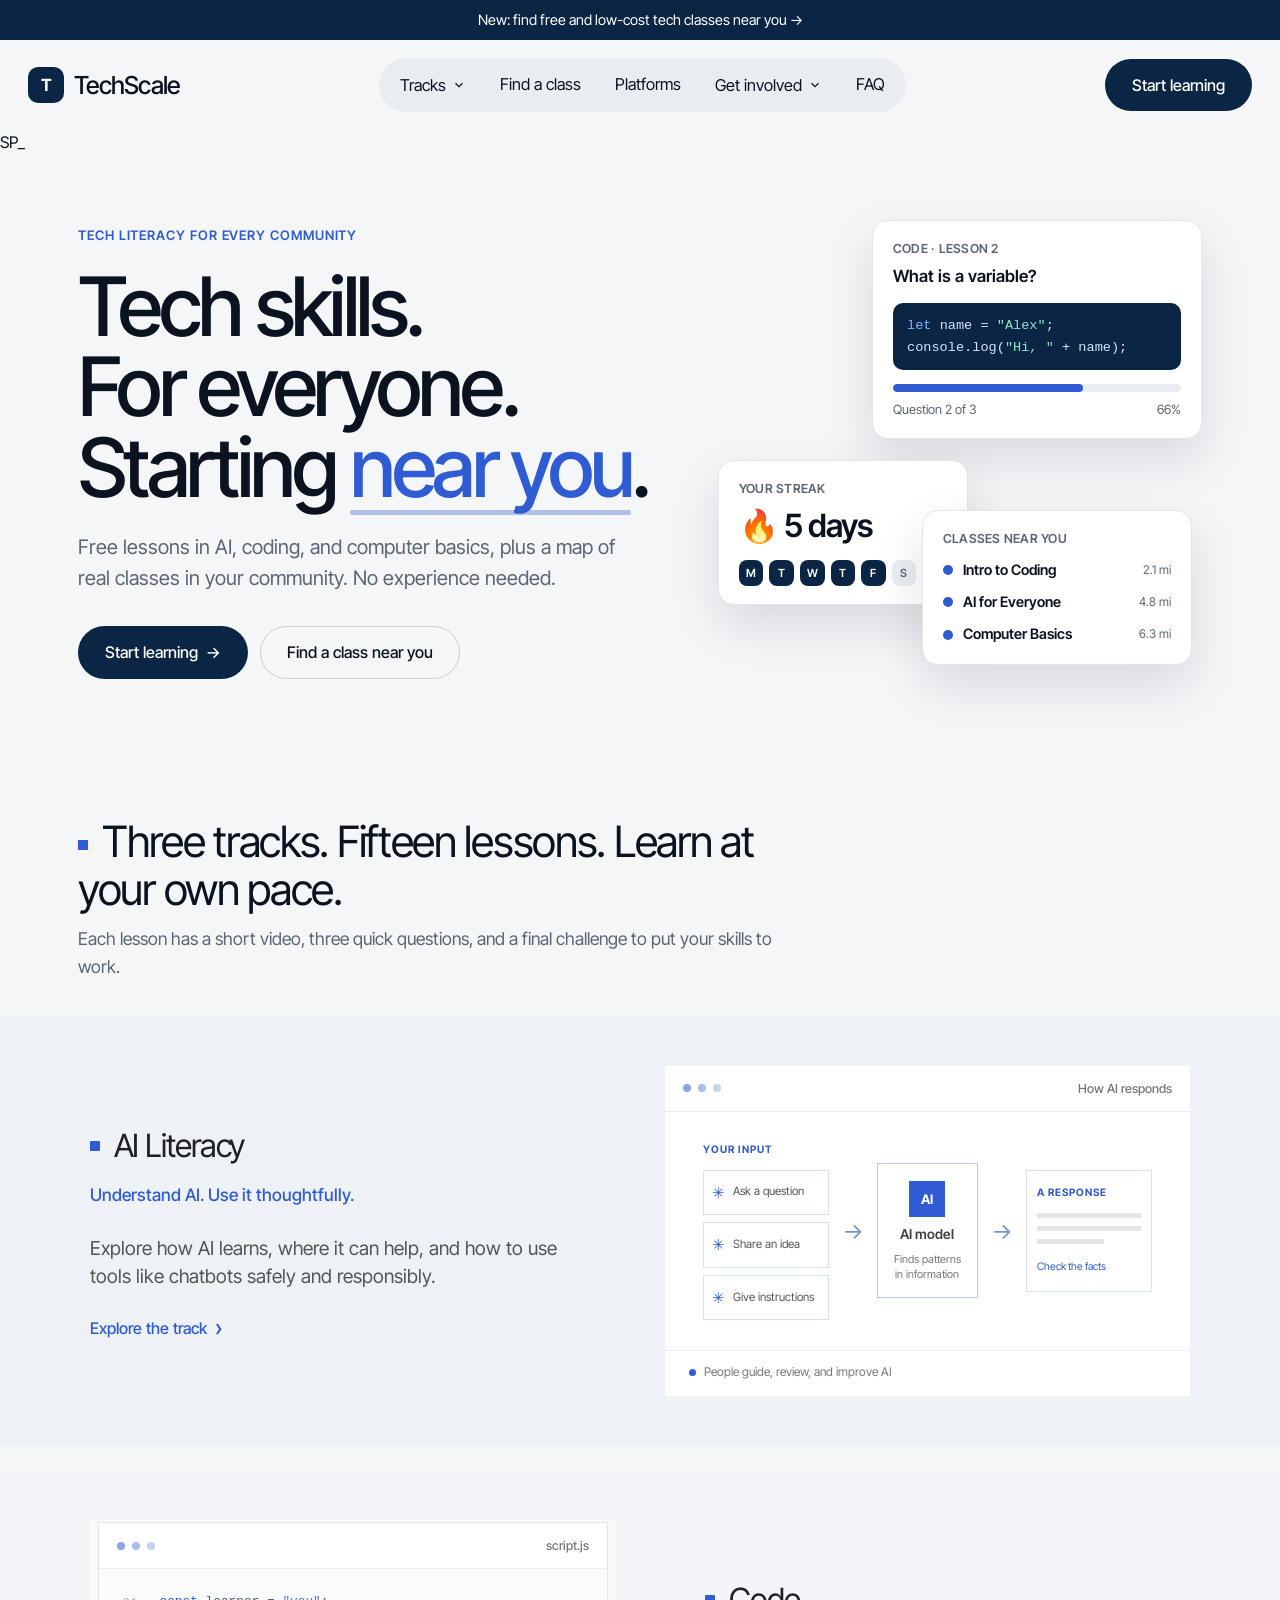
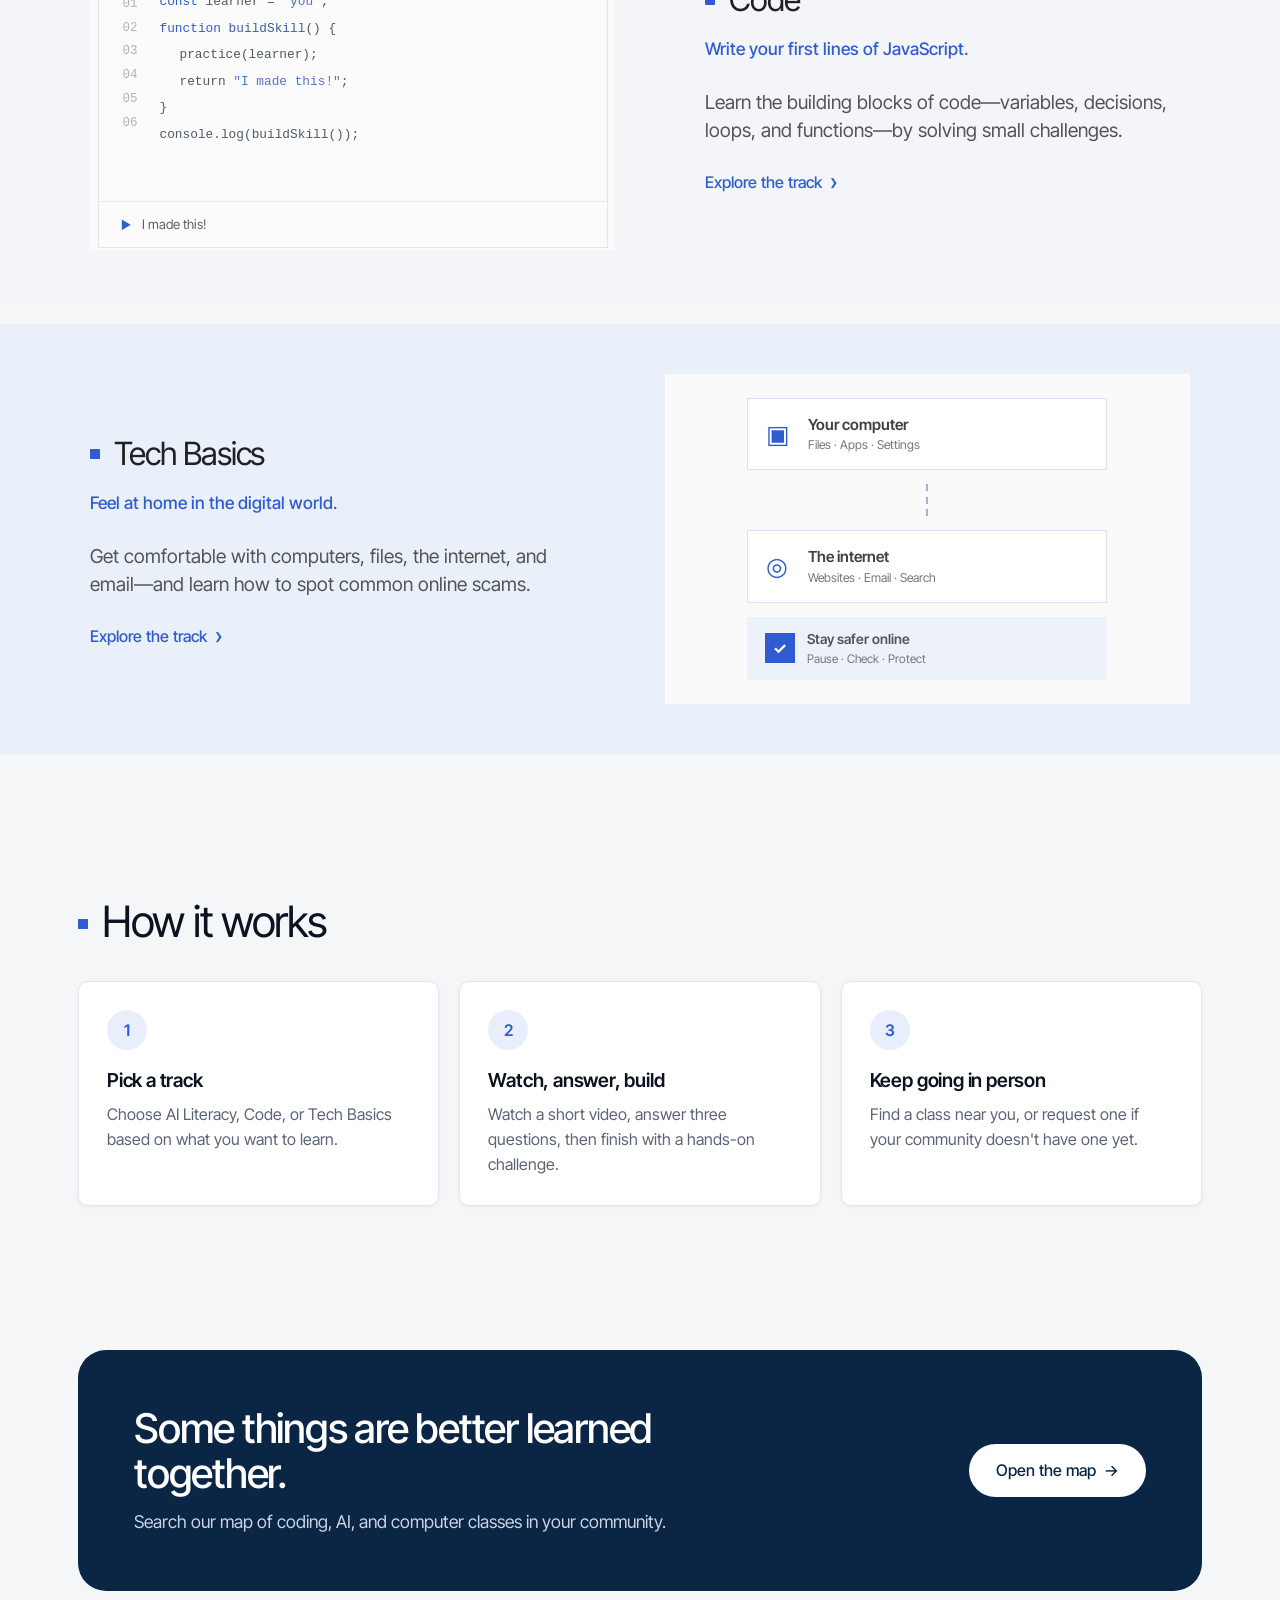
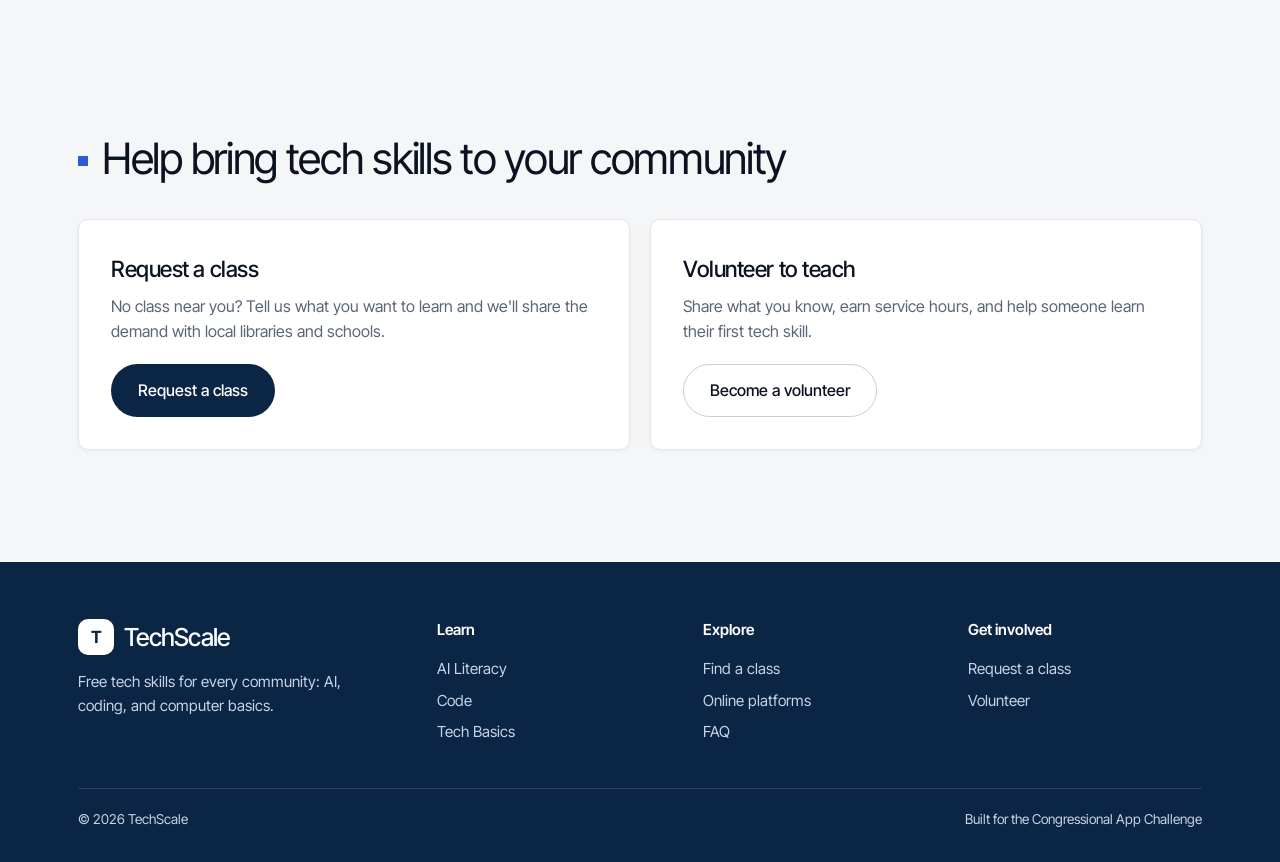
<file: index.html>
<!DOCTYPE html>
<html lang="en">
<head>
  <meta charset="UTF-8">
  <meta name="viewport" content="width=device-width, initial-scale=1.0">
  <title>TechScale · Tech skills for everyone</title>
  <meta name="description" content="Free lessons in AI, coding, and computer basics, plus a map of tech classes near you.">

  <!-- Font: Inter Tight -->
  <link rel="preconnect" href="https://fonts.googleapis.com">
  <link rel="preconnect" href="https://fonts.gstatic.com" crossorigin>
  <link href="https://fonts.googleapis.com/css2?family=Inter+Tight:wght@400;500;600;700&display=swap" rel="stylesheet">

  <link rel="stylesheet" href="style.css">
</head>
<body data-page="home">

  <!-- Nav bar is added here by main.js -->
  <div id="site-header"></div>
SP_
  <main>

    <!-- HERO -->
    <section class="hero">
      <div class="container hero-grid">
        <div>
          <span class="eyebrow">Tech literacy for every community</span>
          <h1>Tech skills.<br>For everyone.<br>Starting <span class="accent">near you</span>.</h1>
          <p class="lead">Free lessons in AI, coding, and computer basics, plus a map of real classes in your community. No experience needed.</p>
          <div class="hero-actions">
            <a class="btn btn-dark" href="code-track.html">Start learning <span class="arrow">→</span></a>
            <a class="btn btn-outline" href="locator.html">Find a class near you</a>
          </div>
        </div>

        <!-- Floating app cards (decorative) -->
        <div class="hero-visual" aria-hidden="true">
          <div class="float-card fc-lesson">
            <div class="fc-label">Code · Lesson 2</div>
            <div class="fc-title">What is a variable?</div>
            <div class="fc-code"><span class="k">let</span> name = <span class="s">"Alex"</span>;<br>console.log(<span class="s">"Hi, "</span> + name);</div>
            <div class="fc-progress"><span></span></div>
            <div class="fc-steps"><span>Question 2 of 3</span><span>66%</span></div>
          </div>
          <div class="float-card fc-streak">
            <div class="fc-label">Your streak</div>
            <div class="big">🔥 5 days</div>
            <div class="fc-week"><i class="on">M</i><i class="on">T</i><i class="on">W</i><i class="on">T</i><i class="on">F</i><i>S</i><i>S</i></div>
          </div>
          <div class="float-card fc-map">
            <div class="fc-label">Classes near you</div>
            <div class="fc-place"><i class="fc-pin" style="background:var(--code)"></i><b>Intro to Coding</b><small>2.1 mi</small></div>
            <div class="fc-place"><i class="fc-pin" style="background:var(--ai)"></i><b>AI for Everyone</b><small>4.8 mi</small></div>
            <div class="fc-place"><i class="fc-pin" style="background:var(--basics)"></i><b>Computer Basics</b><small>6.3 mi</small></div>
          </div>
        </div>
      </div>
    </section>

    <!-- TRACKS -->
    <section class="section tracks-section" id="tracks">
      <div class="container">
        <div class="section-head">
          <h2>Three tracks. Fifteen lessons. Learn at your own pace.</h2>
          <p>Each lesson has a short video, three quick questions, and a final challenge to put your skills to work.</p>
        </div>
      </div>
      <div class="track-grid">
        <a class="track-card scroll-reveal" href="ai-track.html">
          <div class="track-card-copy">
            <div class="track-card-heading">
              <span class="track-icon track-icon-ai" aria-hidden="true"></span>
              <h3>AI Literacy</h3>
            </div>
            <p class="track-subtitle">Understand AI. Use it thoughtfully.</p>
            <p class="track-description">Explore how AI learns, where it can help, and how to use tools like chatbots safely and responsibly.</p>
            <span class="track-link">Explore the track <span aria-hidden="true">›</span></span>
          </div>
          <div class="track-visual ai-visual" aria-hidden="true">
            <div class="visual-window">
              <div class="visual-window-bar"><span></span><span></span><span></span><b>How AI responds</b></div>
              <div class="ai-diagram">
                <div class="ai-input-stack">
                  <span class="visual-caption">YOUR INPUT</span>
                  <div class="ai-input-card"><i>✳</i><span>Ask a question</span></div>
                  <div class="ai-input-card"><i>✳</i><span>Share an idea</span></div>
                  <div class="ai-input-card"><i>✳</i><span>Give instructions</span></div>
                </div>
                <span class="visual-connector" aria-hidden="true">→</span>
                <div class="ai-model">
                  <span class="model-mark">AI</span>
                  <strong>AI model</strong>
                  <small>Finds patterns<br>in information</small>
                </div>
                <span class="visual-connector" aria-hidden="true">→</span>
                <div class="ai-answer">
                  <span class="visual-caption">A RESPONSE</span>
                  <span class="answer-line"></span><span class="answer-line"></span><span class="answer-line short"></span>
                  <small>Check the facts</small>
                </div>
              </div>
              <div class="visual-footnote"><span></span> People guide, review, and improve AI</div>
            </div>
          </div>
        </a>
        <a class="track-card scroll-reveal" href="code-track.html">
          <div class="track-card-copy">
            <div class="track-card-heading">
              <span class="track-icon track-icon-code" aria-hidden="true"></span>
              <h3>Code</h3>
            </div>
            <p class="track-subtitle">Write your first lines of JavaScript.</p>
            <p class="track-description">Learn the building blocks of code—variables, decisions, loops, and functions—by solving small challenges.</p>
            <span class="track-link">Explore the track <span aria-hidden="true">›</span></span>
          </div>
          <div class="track-visual code-visual" aria-hidden="true">
            <div class="code-visual-window">
              <div class="visual-window-bar"><span></span><span></span><span></span><b>script.js</b></div>
              <div class="code-visual-body">
                <div class="code-gutter">01<br>02<br>03<br>04<br>05<br>06</div>
                <div class="code-lines">
                  <span><i>const</i> learner = <b>"you"</b>;</span>
                  <span><i>function</i> <em>buildSkill</em>() {</span>
                  <span class="indent">practice(learner);</span>
                  <span class="indent">return <b>"I made this!"</b>;</span>
                  <span>}</span>
                  <span>console.log(buildSkill());</span>
                </div>
              </div>
              <div class="code-visual-output"><span>▶</span> I made this!</div>
            </div>
          </div>
        </a>
        <a class="track-card scroll-reveal" href="tech-track.html">
          <div class="track-card-copy">
            <div class="track-card-heading">
              <span class="track-icon track-icon-basics" aria-hidden="true"></span>
              <h3>Tech Basics</h3>
            </div>
            <p class="track-subtitle">Feel at home in the digital world.</p>
            <p class="track-description">Get comfortable with computers, files, the internet, and email—and learn how to spot common online scams.</p>
            <span class="track-link">Explore the track <span aria-hidden="true">›</span></span>
          </div>
          <div class="track-visual basics-visual" aria-hidden="true">
            <div class="basics-diagram">
              <div class="basics-node basics-computer"><span>▣</span><b>Your computer</b><small>Files · Apps · Settings</small></div>
              <div class="basics-connection"><i></i><i></i><i></i></div>
              <div class="basics-node basics-internet"><span>◎</span><b>The internet</b><small>Websites · Email · Search</small></div>
              <div class="basics-safety"><span>✓</span><div><b>Stay safer online</b><small>Pause · Check · Protect</small></div></div>
            </div>
          </div>
        </a>
      </div>
    </section>

    <!-- HOW IT WORKS -->
    <section class="section">
      <div class="container">
        <div class="section-head">
          <h2>How it works</h2>
        </div>
        <div class="steps">
          <div class="card step">
            <div class="step-num">1</div>
            <h3>Pick a track</h3>
            <p>Choose AI Literacy, Code, or Tech Basics based on what you want to learn.</p>
          </div>
          <div class="card step">
            <div class="step-num">2</div>
            <h3>Watch, answer, build</h3>
            <p>Watch a short video, answer three questions, then finish with a hands-on challenge.</p>
          </div>
          <div class="card step">
            <div class="step-num">3</div>
            <h3>Keep going in person</h3>
            <p>Find a class near you, or request one if your community doesn't have one yet.</p>
          </div>
        </div>
      </div>
    </section>

    <!-- LOCATOR BAND -->
    <section class="section">
      <div class="container">
        <div class="band">
          <div>
            <h2>Some things are better learned together.</h2>
            <p>Search our map of coding, AI, and computer classes in your community.</p>
          </div>
          <div class="band-actions">
            <a class="btn btn-light" href="locator.html">Open the map <span class="arrow">→</span></a>
          </div>
        </div>
      </div>
    </section>

    <!-- GET INVOLVED -->
    <section class="section">
      <div class="container">
        <div class="section-head">
          <h2>Help bring tech skills to your community</h2>
        </div>
        <div class="involve-grid">
          <div class="card involve-card">
            <h3>Request a class</h3>
            <p>No class near you? Tell us what you want to learn and we'll share the demand with local libraries and schools.</p>
            <a class="btn btn-dark" href="request.html">Request a class</a>
          </div>
          <div class="card involve-card">
            <h3>Volunteer to teach</h3>
            <p>Share what you know, earn service hours, and help someone learn their first tech skill.</p>
            <a class="btn btn-outline" href="volunteer.html">Become a volunteer</a>
          </div>
        </div>
      </div>
    </section>
  </main>

  <!-- Footer is added here by main.js -->
  <div id="site-footer"></div>

  <script src="main.js"></script>
</body>
</html>
</file>
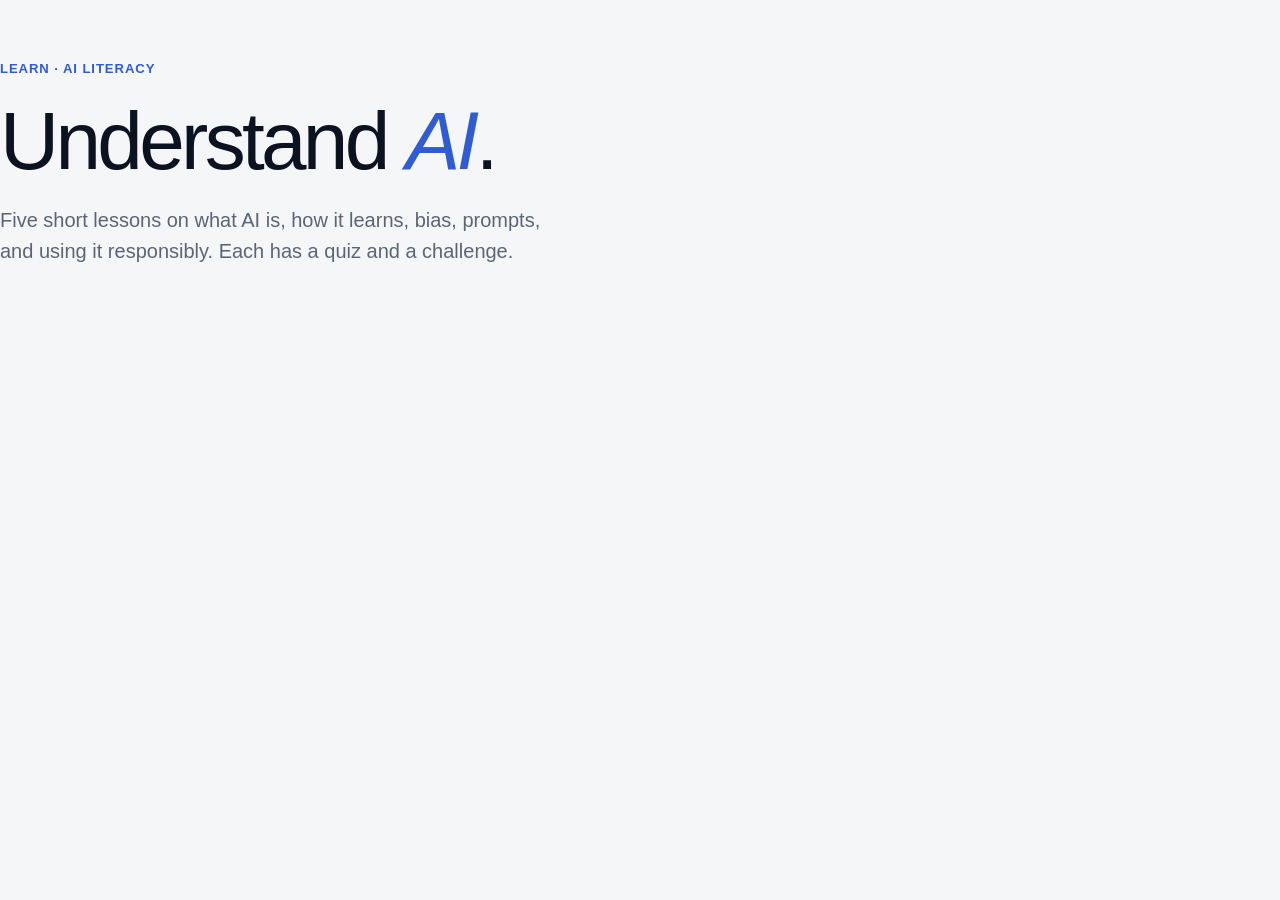
<file: ai-literacy.html>
<!DOCTYPE html><html lang="en"><head><meta charset="UTF-8"><meta name="viewport" content="width=device-width,initial-scale=1"><title>AI Literacy | TechScale</title><meta name="description" content="Free AI literacy lessons: what AI is, how it learns, bias, prompts, and responsible use."><link rel="stylesheet" href="style.css"><link rel="stylesheet" href="extra.css"></head><body data-page="ai-literacy"><div id="nav"></div><main>
<section class="hero" style="padding-bottom:10px"><div class="wrap" style="max-width:800px"><span class="eyebrow" style="color:var(--ai)">Learn · AI Literacy</span><h1>Understand <em style="color:var(--ai)">AI</em>.</h1><p class="lead">Five short lessons on what AI is, how it learns, bias, prompts, and using it responsibly. Each has a quiz and a challenge.</p>
<div id="lessons" data-track="ai"></div></div></section>
</main><div id="foot"></div><script src="main.js"></script><script src="learn.js"></script></body></html>
</file>
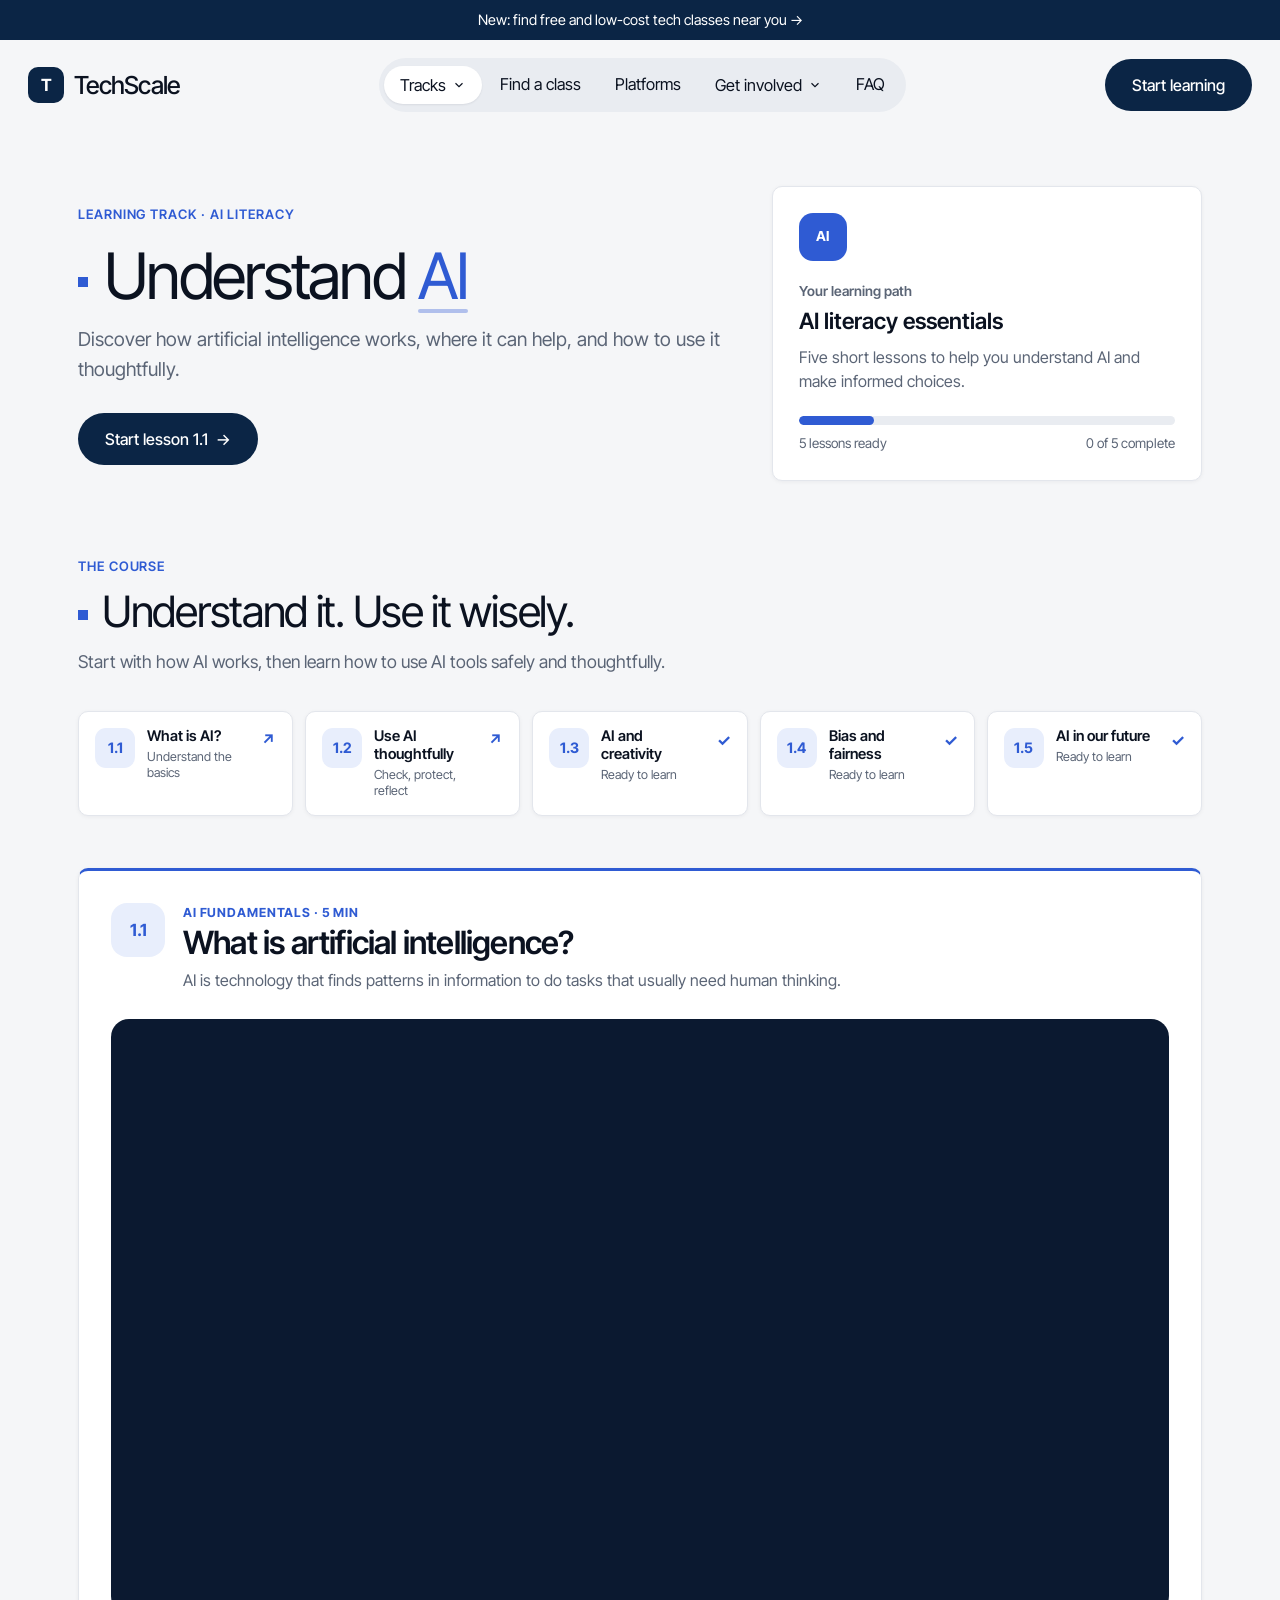
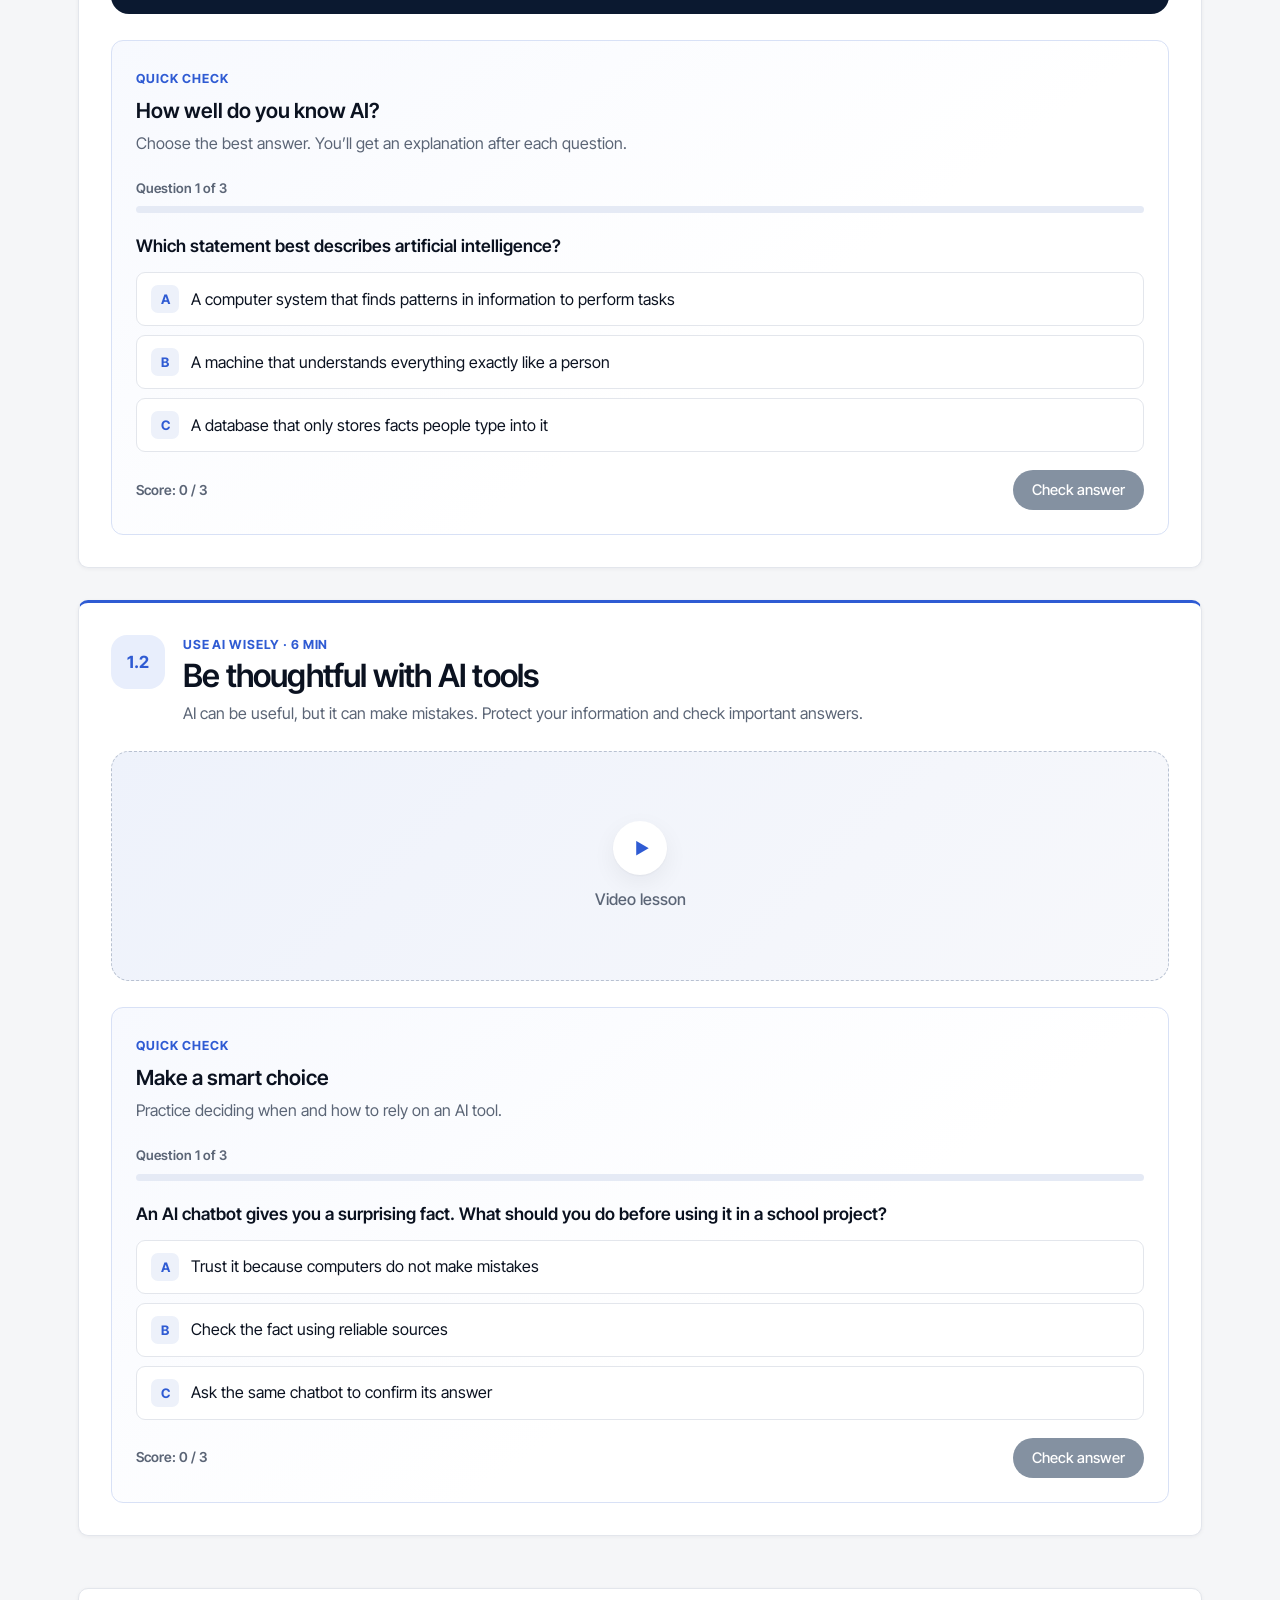
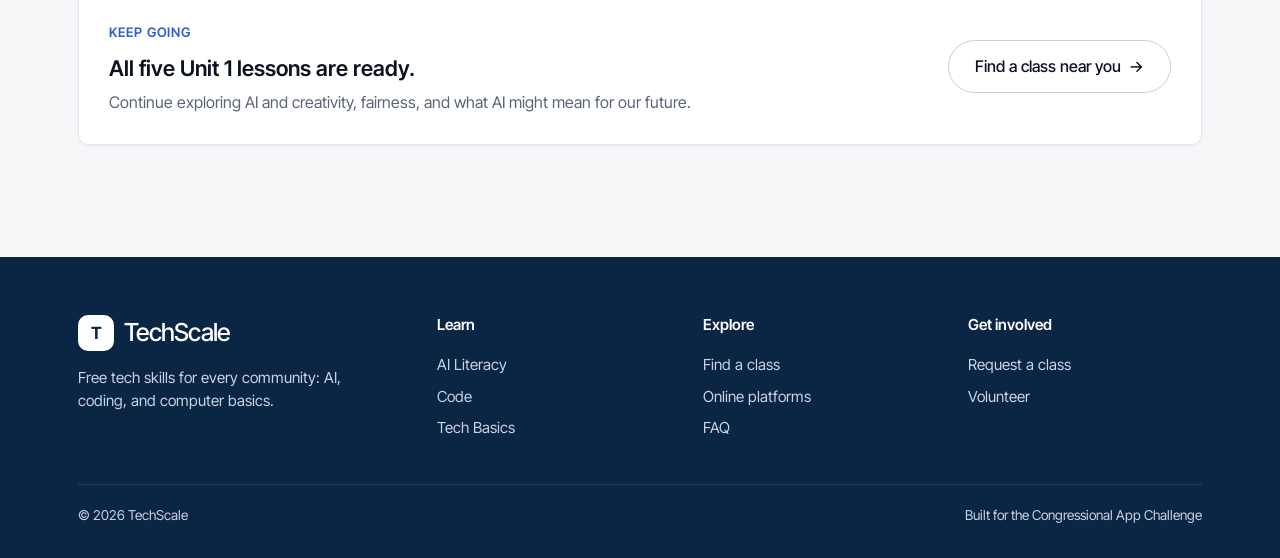
<file: ai-track.html>
<!DOCTYPE html>
<html lang="en">
<head>
  <meta charset="UTF-8">
  <meta name="viewport" content="width=device-width, initial-scale=1.0">
  <title>AI Literacy · TechScale</title>
  <meta name="description" content="Learn what AI is, how it works, and how to use it wisely with short lessons and interactive quizzes.">

  <link rel="preconnect" href="https://fonts.googleapis.com">
  <link rel="preconnect" href="https://fonts.gstatic.com" crossorigin>
  <link href="https://fonts.googleapis.com/css2?family=Inter+Tight:wght@400;500;600;700&display=swap" rel="stylesheet">
  <link rel="stylesheet" href="style.css">
</head>
<body data-page="ai">

  <div id="site-header"></div>

  <main>
    <section class="page-hero ai-hero">
      <div class="container ai-hero-grid">
        <div>
          <span class="eyebrow">Learning track · AI Literacy</span>
          <h1>Understand <span class="accent">AI</span></h1>
          <p class="lead">Discover how artificial intelligence works, where it can help, and how to use it thoughtfully.</p>
          <a class="btn btn-dark" href="#ai-lesson-1-1">Start lesson 1.1 <span class="arrow">→</span></a>
        </div>
        <aside class="ai-track-card card" aria-label="Track overview">
          <span class="ai-track-icon" aria-hidden="true">AI</span>
          <p class="ai-track-label">Your learning path</p>
          <h2>AI literacy essentials</h2>
          <p>Five short lessons to help you understand AI and make informed choices.</p>
          <div class="ai-track-progress"><span></span></div>
          <div class="ai-track-progress-label"><span>5 lessons ready</span><span>0 of 5 complete</span></div>
        </aside>
      </div>
    </section>

    <section class="container ai-lessons" aria-labelledby="ai-lesson-list-title">
      <div class="section-head ai-section-head">
        <span class="eyebrow">The course</span>
        <h2 id="ai-lesson-list-title">Understand it. Use it wisely.</h2>
        <p>Start with how AI works, then learn how to use AI tools safely and thoughtfully.</p>
      </div>

      <nav class="lesson-roadmap" aria-label="AI literacy lessons">
        <a class="roadmap-card card" href="#ai-lesson-1-1">
          <span class="roadmap-number">1.1</span>
          <span class="roadmap-copy"><strong>What is AI?</strong><small>Understand the basics</small></span>
          <span class="roadmap-arrow" aria-hidden="true">↗</span>
        </a>
        <a class="roadmap-card card" href="#ai-lesson-1-2">
          <span class="roadmap-number">1.2</span>
          <span class="roadmap-copy"><strong>Use AI thoughtfully</strong><small>Check, protect, reflect</small></span>
          <span class="roadmap-arrow" aria-hidden="true">↗</span>
        </a>
        <div class="roadmap-card card">
          <span class="roadmap-number">1.3</span>
          <span class="roadmap-copy"><strong>AI and creativity</strong><small>Ready to learn</small></span>
          <span class="roadmap-arrow" aria-hidden="true">✓</span>
        </div>
        <div class="roadmap-card card">
          <span class="roadmap-number">1.4</span>
          <span class="roadmap-copy"><strong>Bias and fairness</strong><small>Ready to learn</small></span>
          <span class="roadmap-arrow" aria-hidden="true">✓</span>
        </div>
        <div class="roadmap-card card">
          <span class="roadmap-number">1.5</span>
          <span class="roadmap-copy"><strong>AI in our future</strong><small>Ready to learn</small></span>
          <span class="roadmap-arrow" aria-hidden="true">✓</span>
        </div>
      </nav>

      <article class="lesson-card card ai-lesson-card" id="ai-lesson-1-1">
        <header class="lesson-heading">
          <span class="lesson-number">1.1</span>
          <div>
            <p class="lesson-kicker">AI fundamentals · 5 min</p>
            <h2>What is artificial intelligence?</h2>
            <p>AI is technology that finds patterns in information to do tasks that usually need human thinking.</p>
          </div>
        </header>
        <div class="lesson-video ai-lesson-video">
          <iframe
            src="https://www.youtube.com/embed/ad79nYk2keg"
            title="What is artificial intelligence? — lesson 1.1"
            allow="accelerometer; autoplay; clipboard-write; encrypted-media; gyroscope; picture-in-picture; web-share"
            referrerpolicy="strict-origin-when-cross-origin"
            allowfullscreen></iframe>
        </div>
        <section class="ai-quiz" data-quiz="ai-quiz-1" aria-labelledby="ai-quiz-1-title">
          <div class="ai-quiz-intro">
            <span class="challenge-label">Quick check</span>
            <h3 id="ai-quiz-1-title">How well do you know AI?</h3>
            <p>Choose the best answer. You’ll get an explanation after each question.</p>
          </div>
          <div class="ai-quiz-progress" aria-label="Quiz progress">
            <span class="ai-quiz-progress-text"></span>
            <span class="ai-quiz-progress-track"><i></i></span>
          </div>
          <h4 class="ai-quiz-question" tabindex="-1"></h4>
          <div class="ai-quiz-options" role="group"></div>
          <p class="ai-quiz-feedback" role="status" aria-live="polite"></p>
          <div class="ai-quiz-actions">
            <span class="ai-quiz-score"></span>
            <button class="btn btn-dark ai-quiz-button" type="button" disabled>Check answer</button>
          </div>
        </section>
      </article>

      <article class="lesson-card card ai-lesson-card" id="ai-lesson-1-2">
        <header class="lesson-heading">
          <span class="lesson-number">1.2</span>
          <div>
            <p class="lesson-kicker">Use AI wisely · 6 min</p>
            <h2>Be thoughtful with AI tools</h2>
            <p>AI can be useful, but it can make mistakes. Protect your information and check important answers.</p>
          </div>
        </header>
        <div class="lesson-video" role="img" aria-label="Video lesson">
          <span class="video-play" aria-hidden="true">▶</span>
          <span>Video lesson</span>
        </div>
        <section class="ai-quiz" data-quiz="ai-quiz-2" aria-labelledby="ai-quiz-2-title">
          <div class="ai-quiz-intro">
            <span class="challenge-label">Quick check</span>
            <h3 id="ai-quiz-2-title">Make a smart choice</h3>
            <p>Practice deciding when and how to rely on an AI tool.</p>
          </div>
          <div class="ai-quiz-progress" aria-label="Quiz progress">
            <span class="ai-quiz-progress-text"></span>
            <span class="ai-quiz-progress-track"><i></i></span>
          </div>
          <h4 class="ai-quiz-question" tabindex="-1"></h4>
          <div class="ai-quiz-options" role="group"></div>
          <p class="ai-quiz-feedback" role="status" aria-live="polite"></p>
          <div class="ai-quiz-actions">
            <span class="ai-quiz-score"></span>
            <button class="btn btn-dark ai-quiz-button" type="button" disabled>Check answer</button>
          </div>
        </section>
      </article>

      <div class="ai-track-next card">
        <div><span class="eyebrow">Keep going</span><h2>All five Unit 1 lessons are ready.</h2><p>Continue exploring AI and creativity, fairness, and what AI might mean for our future.</p></div>
        <a class="btn btn-outline" href="locator.html">Find a class near you <span class="arrow">→</span></a>
      </div>
    </section>
  </main>

  <div id="site-footer"></div>
  <script src="main.js"></script>
</body>
</html>
</file>
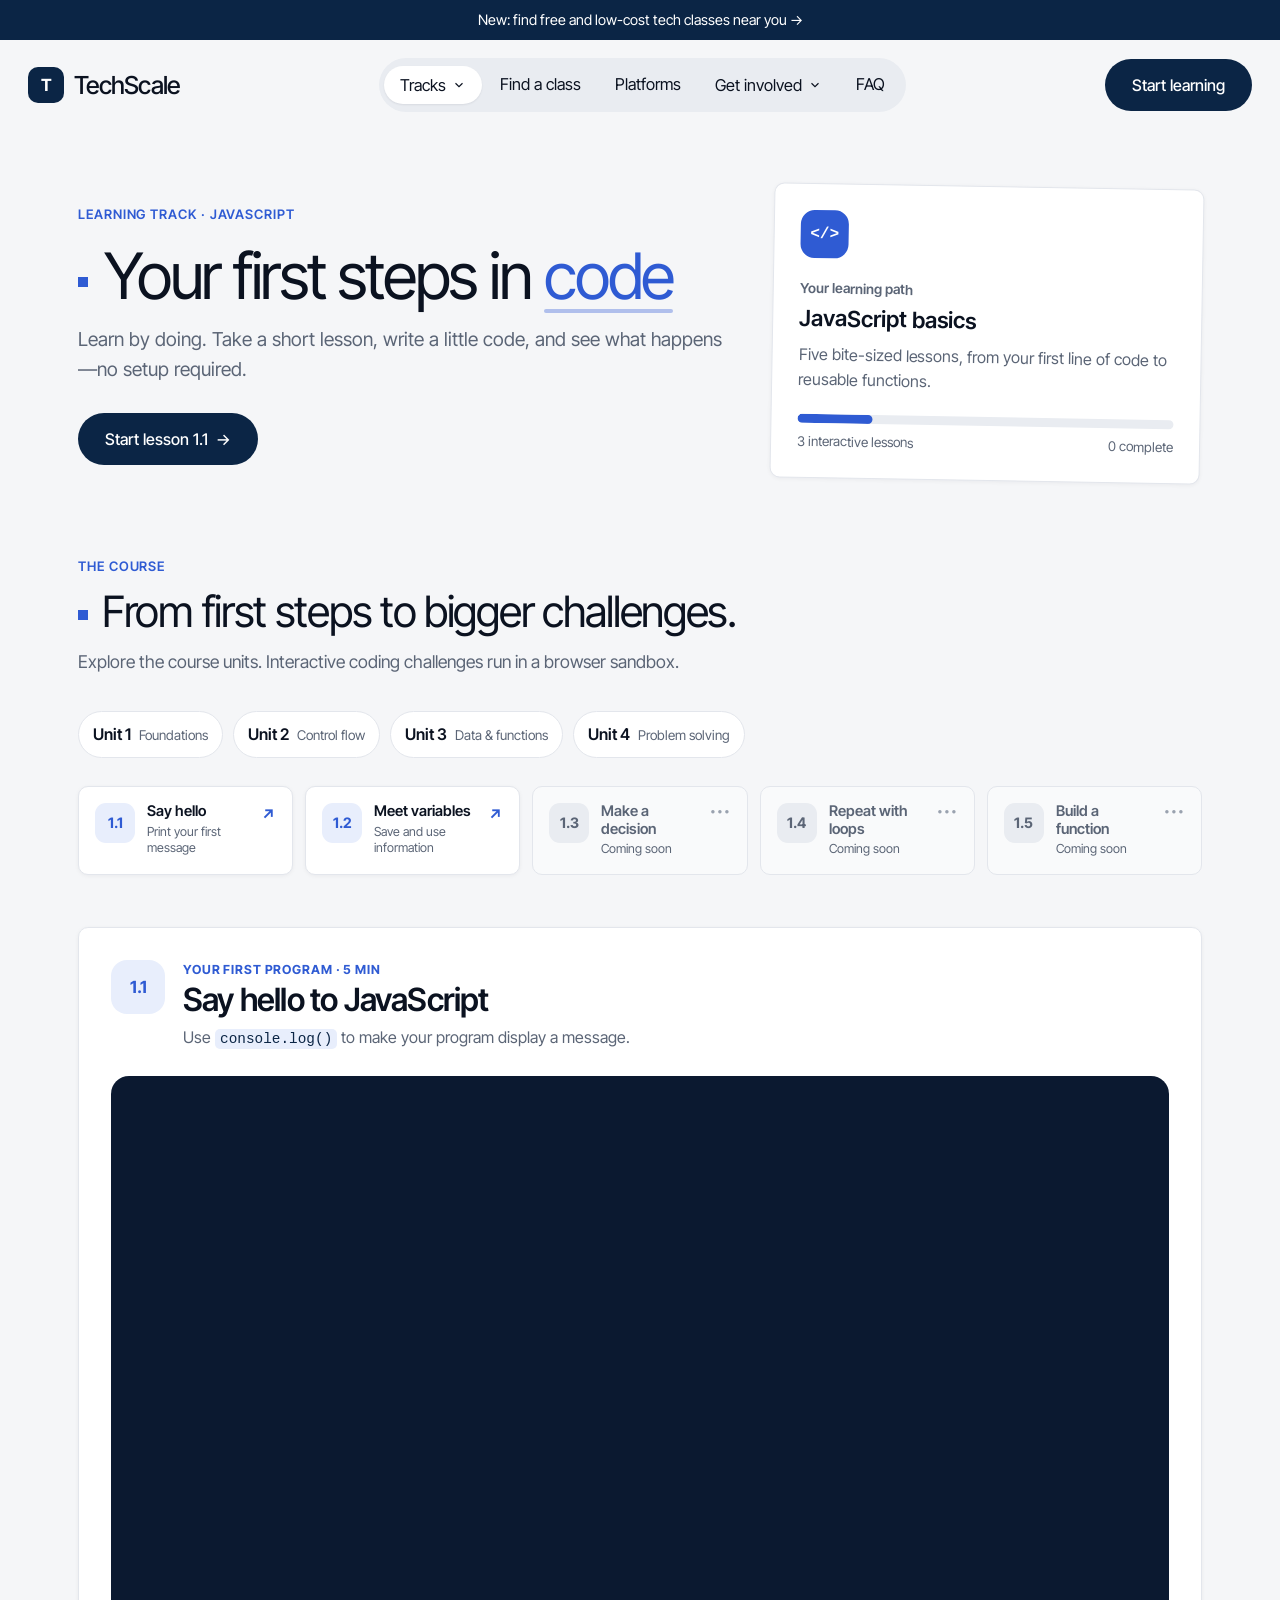
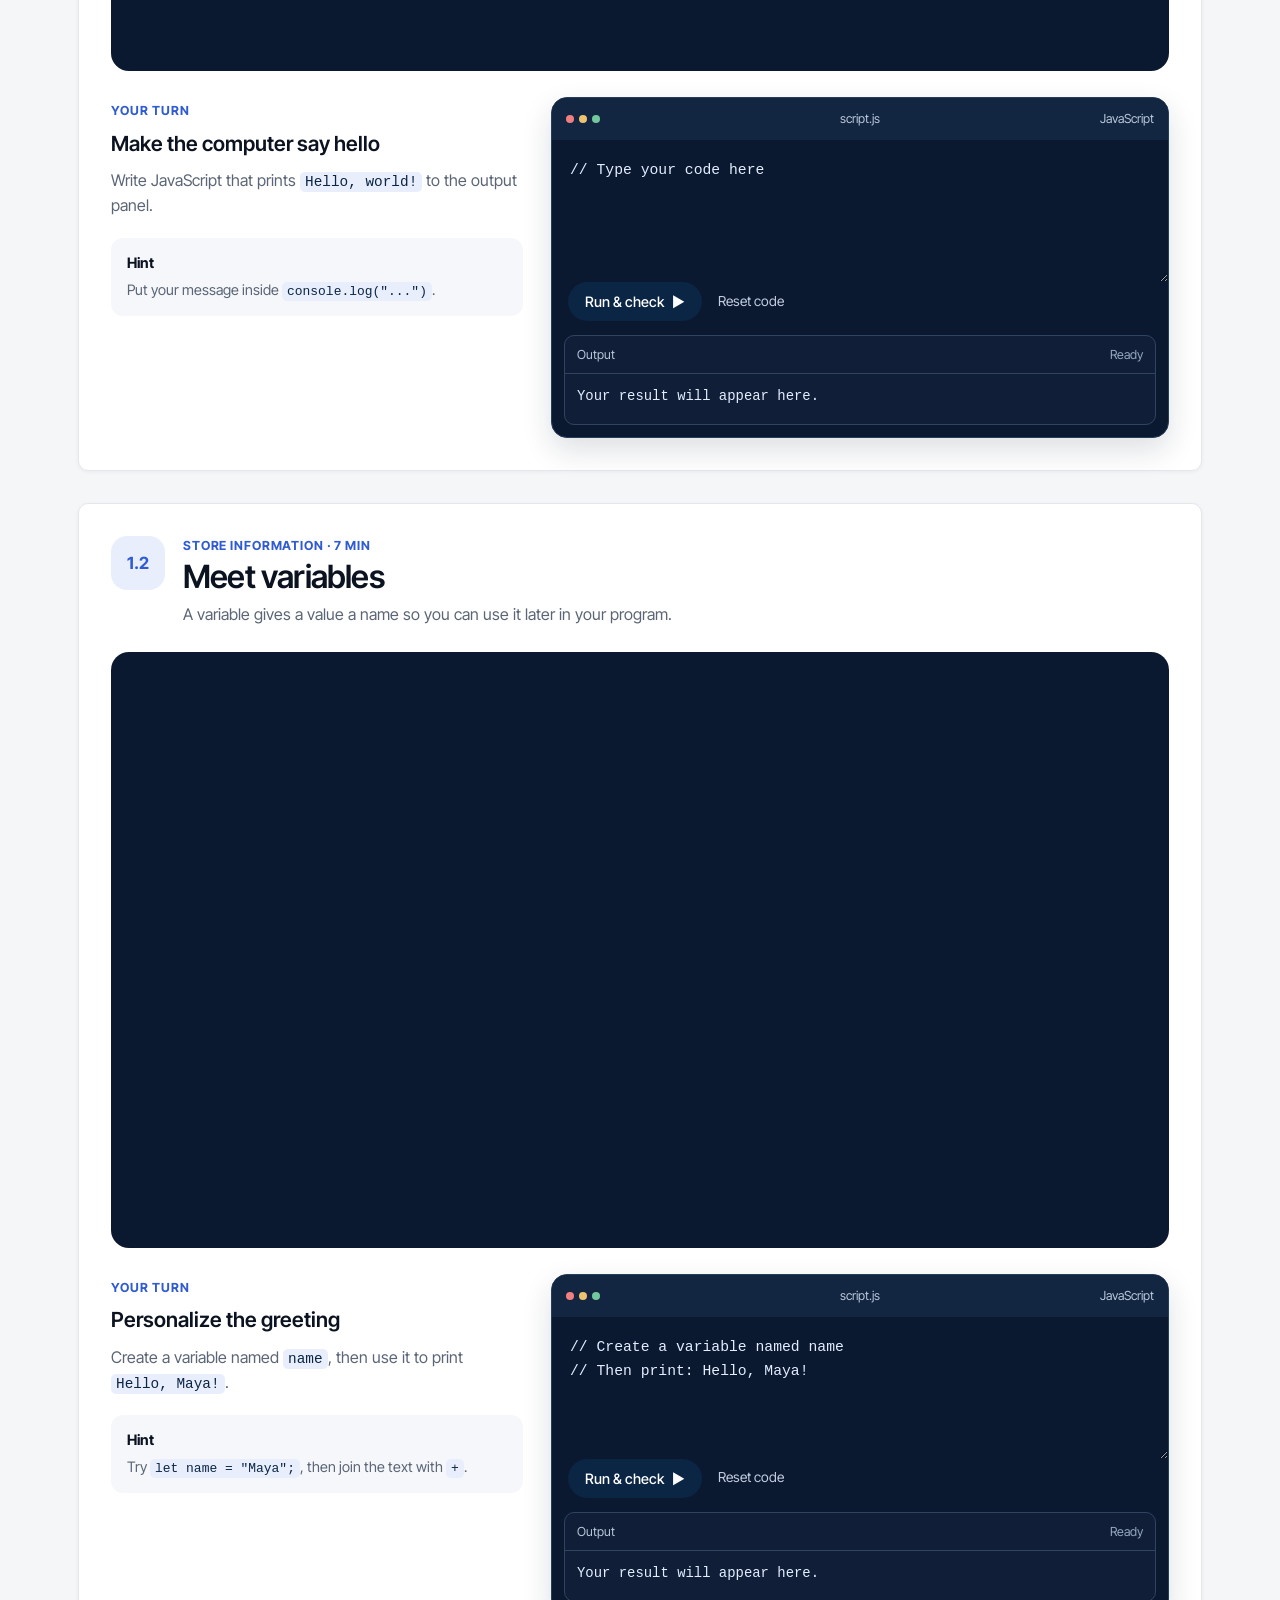
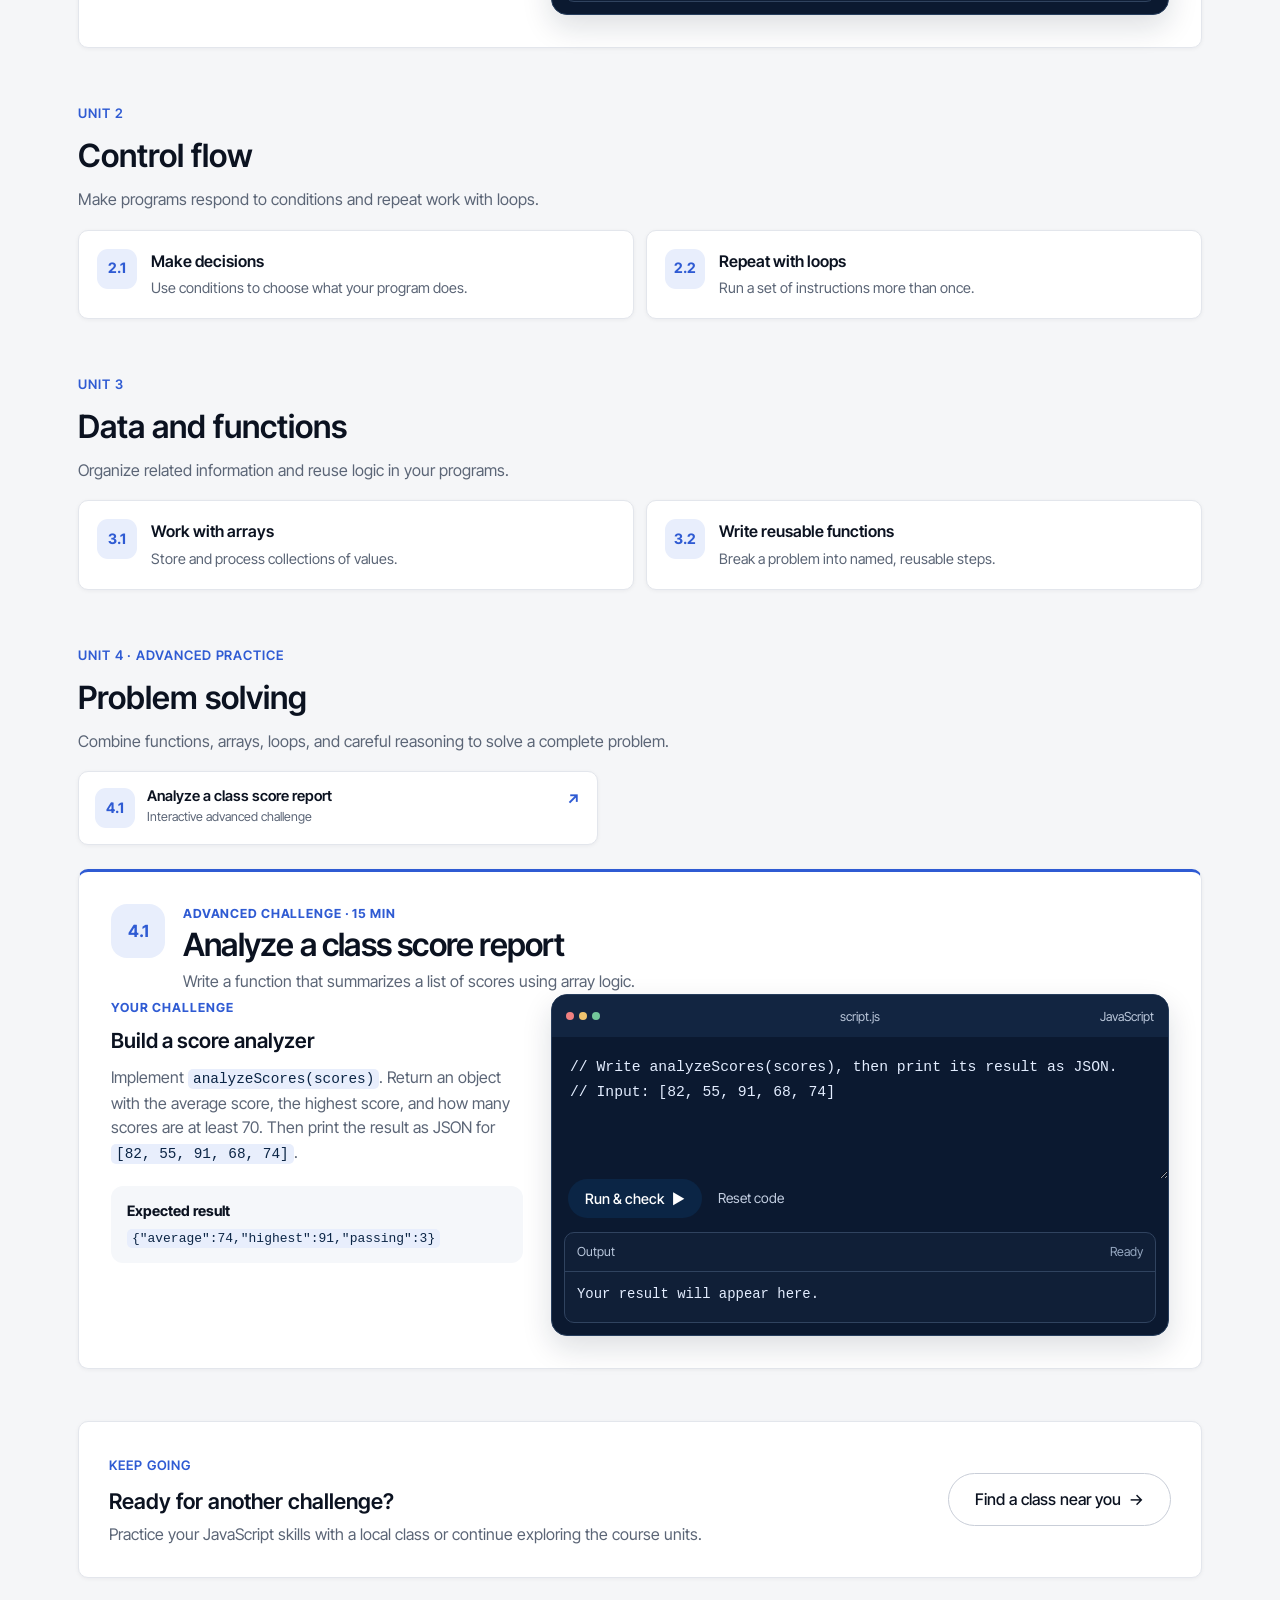
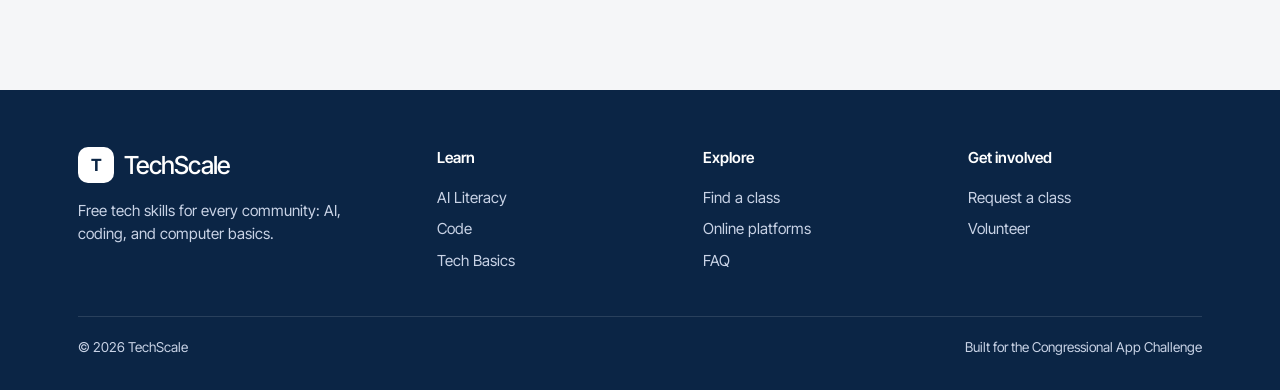
<file: code-track.html>
<!DOCTYPE html>
<html lang="en">
<head>
  <meta charset="UTF-8">
  <meta name="viewport" content="width=device-width, initial-scale=1.0">
  <title>Code · TechScale</title>
  <meta name="description" content="Learn JavaScript step by step with short lessons and hands-on coding challenges.">

  <link rel="preconnect" href="https://fonts.googleapis.com">
  <link rel="preconnect" href="https://fonts.gstatic.com" crossorigin>
  <link href="https://fonts.googleapis.com/css2?family=Inter+Tight:wght@400;500;600;700&display=swap" rel="stylesheet">
  <link rel="stylesheet" href="style.css">
</head>
<body data-page="code">

  <div id="site-header"></div>

  <main>
    <section class="page-hero code-hero">
      <div class="container code-hero-grid">
        <div>
          <span class="eyebrow">Learning track · JavaScript</span>
          <h1>Your first steps in <span class="accent">code</span></h1>
          <p class="lead">Learn by doing. Take a short lesson, write a little code, and see what happens—no setup required.</p>
          <a class="btn btn-dark" href="#lesson-1-1">Start lesson 1.1 <span class="arrow">→</span></a>
        </div>
        <aside class="code-track-card card" aria-label="Track overview">
          <span class="code-track-icon" aria-hidden="true">&lt;/&gt;</span>
          <p class="code-track-label">Your learning path</p>
          <h2>JavaScript basics</h2>
          <p>Five bite-sized lessons, from your first line of code to reusable functions.</p>
          <div class="code-track-progress"><span></span></div>
          <div class="code-track-progress-label"><span>3 interactive lessons</span><span>0 complete</span></div>
        </aside>
      </div>
    </section>

    <section class="container code-lessons" aria-labelledby="lesson-list-title">
      <div class="section-head code-section-head">
        <span class="eyebrow">The course</span>
        <h2 id="lesson-list-title">From first steps to bigger challenges.</h2>
        <p>Explore the course units. Interactive coding challenges run in a browser sandbox.</p>
      </div>

      <nav class="code-unit-menu" aria-label="Code course units">
        <a href="#unit-1">Unit 1 <span>Foundations</span></a>
        <a href="#unit-2">Unit 2 <span>Control flow</span></a>
        <a href="#unit-3">Unit 3 <span>Data &amp; functions</span></a>
        <a href="#unit-4">Unit 4 <span>Problem solving</span></a>
      </nav>

      <nav class="lesson-roadmap" id="unit-1" aria-label="Unit 1: JavaScript foundations">
        <a class="roadmap-card card" href="#lesson-1-1">
          <span class="roadmap-number">1.1</span>
          <span class="roadmap-copy"><strong>Say hello</strong><small>Print your first message</small></span>
          <span class="roadmap-arrow" aria-hidden="true">↗</span>
        </a>
        <a class="roadmap-card card" href="#lesson-1-2">
          <span class="roadmap-number">1.2</span>
          <span class="roadmap-copy"><strong>Meet variables</strong><small>Save and use information</small></span>
          <span class="roadmap-arrow" aria-hidden="true">↗</span>
        </a>
        <div class="roadmap-card card roadmap-upcoming">
          <span class="roadmap-number">1.3</span>
          <span class="roadmap-copy"><strong>Make a decision</strong><small>Coming soon</small></span>
          <span class="roadmap-lock" aria-label="Coming soon">•••</span>
        </div>
        <div class="roadmap-card card roadmap-upcoming">
          <span class="roadmap-number">1.4</span>
          <span class="roadmap-copy"><strong>Repeat with loops</strong><small>Coming soon</small></span>
          <span class="roadmap-lock" aria-label="Coming soon">•••</span>
        </div>
        <div class="roadmap-card card roadmap-upcoming">
          <span class="roadmap-number">1.5</span>
          <span class="roadmap-copy"><strong>Build a function</strong><small>Coming soon</small></span>
          <span class="roadmap-lock" aria-label="Coming soon">•••</span>
        </div>
      </nav>

      <article class="lesson-card card" id="lesson-1-1">
        <header class="lesson-heading">
          <span class="lesson-number">1.1</span>
          <div>
            <p class="lesson-kicker">Your first program · 5 min</p>
            <h2>Say hello to JavaScript</h2>
            <p>Use <code>console.log()</code> to make your program display a message.</p>
          </div>
        </header>
        <div class="lesson-video code-lesson-video">
          <iframe
            src="https://www.youtube.com/embed/zofMnllkVfI"
            title="Introduction to JavaScript — lesson 1.1"
            allow="accelerometer; autoplay; clipboard-write; encrypted-media; gyroscope; picture-in-picture; web-share"
            referrerpolicy="strict-origin-when-cross-origin"
            allowfullscreen></iframe>
        </div>
        <div class="lesson-challenge">
          <div class="challenge-copy">
            <span class="challenge-label">Your turn</span>
            <h3>Make the computer say hello</h3>
            <p>Write JavaScript that prints <code>Hello, world!</code> to the output panel.</p>
            <div class="hint-card"><strong>Hint</strong><span>Put your message inside <code>console.log("...")</code>.</span></div>
          </div>
          <div class="code-playground">
            <div class="editor-topbar"><span><i></i><i></i><i></i></span><span>script.js</span><span>JavaScript</span></div>
            <label class="sr-only" for="lesson-1-1-code">Your JavaScript code for lesson 1.1</label>
            <textarea id="lesson-1-1-code" class="code-editor" spellcheck="false" autocapitalize="off" autocomplete="off" autocorrect="off" aria-describedby="lesson-1-1-feedback">// Type your code here
</textarea>
            <div class="editor-actions">
              <button class="btn btn-dark run-code" type="button" data-lesson="lesson-1-1">Run &amp; check <span aria-hidden="true">▶</span></button>
              <button class="editor-reset" type="button" data-reset="lesson-1-1-code">Reset code</button>
            </div>
            <div class="output-panel">
              <div class="output-heading"><span>Output</span><span class="output-state" id="lesson-1-1-state">Ready</span></div>
              <pre class="code-output" id="lesson-1-1-output" aria-live="polite">Your result will appear here.</pre>
            </div>
            <p class="lesson-feedback" id="lesson-1-1-feedback" role="status" aria-live="polite"></p>
          </div>
        </div>
      </article>

      <article class="lesson-card card" id="lesson-1-2">
        <header class="lesson-heading">
          <span class="lesson-number">1.2</span>
          <div>
            <p class="lesson-kicker">Store information · 7 min</p>
            <h2>Meet variables</h2>
            <p>A variable gives a value a name so you can use it later in your program.</p>
          </div>
        </header>
        <div class="lesson-video code-lesson-video">
          <iframe
            src="https://www.youtube.com/embed/G41G_PEWFjE"
            title="JavaScript variables — lesson 1.2"
            allow="accelerometer; autoplay; clipboard-write; encrypted-media; gyroscope; picture-in-picture; web-share"
            referrerpolicy="strict-origin-when-cross-origin"
            allowfullscreen></iframe>
        </div>
        <div class="lesson-challenge">
          <div class="challenge-copy">
            <span class="challenge-label">Your turn</span>
            <h3>Personalize the greeting</h3>
            <p>Create a variable named <code>name</code>, then use it to print <code>Hello, Maya!</code>.</p>
            <div class="hint-card"><strong>Hint</strong><span>Try <code>let name = "Maya";</code>, then join the text with <code>+</code>.</span></div>
          </div>
          <div class="code-playground">
            <div class="editor-topbar"><span><i></i><i></i><i></i></span><span>script.js</span><span>JavaScript</span></div>
            <label class="sr-only" for="lesson-1-2-code">Your JavaScript code for lesson 1.2</label>
            <textarea id="lesson-1-2-code" class="code-editor" spellcheck="false" autocapitalize="off" autocomplete="off" autocorrect="off" aria-describedby="lesson-1-2-feedback">// Create a variable named name
// Then print: Hello, Maya!
</textarea>
            <div class="editor-actions">
              <button class="btn btn-dark run-code" type="button" data-lesson="lesson-1-2">Run &amp; check <span aria-hidden="true">▶</span></button>
              <button class="editor-reset" type="button" data-reset="lesson-1-2-code">Reset code</button>
            </div>
            <div class="output-panel">
              <div class="output-heading"><span>Output</span><span class="output-state" id="lesson-1-2-state">Ready</span></div>
              <pre class="code-output" id="lesson-1-2-output" aria-live="polite">Your result will appear here.</pre>
            </div>
            <p class="lesson-feedback" id="lesson-1-2-feedback" role="status" aria-live="polite"></p>
          </div>
        </div>
      </article>

      <section class="code-unit-section" id="unit-2" aria-labelledby="unit-2-title">
        <span class="eyebrow">Unit 2</span>
        <h2 id="unit-2-title">Control flow</h2>
        <p>Make programs respond to conditions and repeat work with loops.</p>
        <div class="code-unit-topics">
          <article class="card code-unit-topic"><span class="roadmap-number">2.1</span><div><h3>Make decisions</h3><p>Use conditions to choose what your program does.</p></div></article>
          <article class="card code-unit-topic"><span class="roadmap-number">2.2</span><div><h3>Repeat with loops</h3><p>Run a set of instructions more than once.</p></div></article>
        </div>
      </section>

      <section class="code-unit-section" id="unit-3" aria-labelledby="unit-3-title">
        <span class="eyebrow">Unit 3</span>
        <h2 id="unit-3-title">Data and functions</h2>
        <p>Organize related information and reuse logic in your programs.</p>
        <div class="code-unit-topics">
          <article class="card code-unit-topic"><span class="roadmap-number">3.1</span><div><h3>Work with arrays</h3><p>Store and process collections of values.</p></div></article>
          <article class="card code-unit-topic"><span class="roadmap-number">3.2</span><div><h3>Write reusable functions</h3><p>Break a problem into named, reusable steps.</p></div></article>
        </div>
      </section>

      <section class="code-unit-section" id="unit-4" aria-labelledby="unit-4-title">
        <span class="eyebrow">Unit 4 · Advanced practice</span>
        <h2 id="unit-4-title">Problem solving</h2>
        <p>Combine functions, arrays, loops, and careful reasoning to solve a complete problem.</p>
        <a class="roadmap-card card code-unit-link" href="#lesson-4-1">
          <span class="roadmap-number">4.1</span>
          <span class="roadmap-copy"><strong>Analyze a class score report</strong><small>Interactive advanced challenge</small></span>
          <span class="roadmap-arrow" aria-hidden="true">↗</span>
        </a>
      </section>

      <article class="lesson-card card code-unit-lesson" id="lesson-4-1">
        <header class="lesson-heading">
          <span class="lesson-number">4.1</span>
          <div>
            <p class="lesson-kicker">Advanced challenge · 15 min</p>
            <h2>Analyze a class score report</h2>
            <p>Write a function that summarizes a list of scores using array logic.</p>
          </div>
        </header>
        <div class="lesson-challenge">
          <div class="challenge-copy">
            <span class="challenge-label">Your challenge</span>
            <h3>Build a score analyzer</h3>
            <p>Implement <code>analyzeScores(scores)</code>. Return an object with the average score, the highest score, and how many scores are at least 70. Then print the result as JSON for <code>[82, 55, 91, 68, 74]</code>.</p>
            <div class="hint-card"><strong>Expected result</strong><span><code>{"average":74,"highest":91,"passing":3}</code></span></div>
          </div>
          <div class="code-playground">
            <div class="editor-topbar"><span><i></i><i></i><i></i></span><span>script.js</span><span>JavaScript</span></div>
            <label class="sr-only" for="lesson-4-1-code">Your JavaScript solution for lesson 4.1</label>
            <textarea id="lesson-4-1-code" class="code-editor" spellcheck="false" autocapitalize="off" autocomplete="off" autocorrect="off" aria-describedby="lesson-4-1-feedback">// Write analyzeScores(scores), then print its result as JSON.
// Input: [82, 55, 91, 68, 74]
</textarea>
            <div class="editor-actions">
              <button class="btn btn-dark run-code" type="button" data-lesson="lesson-4-1">Run &amp; check <span aria-hidden="true">▶</span></button>
              <button class="editor-reset" type="button" data-reset="lesson-4-1-code">Reset code</button>
            </div>
            <div class="output-panel">
              <div class="output-heading"><span>Output</span><span class="output-state" id="lesson-4-1-state">Ready</span></div>
              <pre class="code-output" id="lesson-4-1-output" aria-live="polite">Your result will appear here.</pre>
            </div>
            <p class="lesson-feedback" id="lesson-4-1-feedback" role="status" aria-live="polite"></p>
          </div>
        </div>
      </article>

      <div class="code-track-next card">
        <div><span class="eyebrow">Keep going</span><h2>Ready for another challenge?</h2><p>Practice your JavaScript skills with a local class or continue exploring the course units.</p></div>
        <a class="btn btn-outline" href="locator.html">Find a class near you <span class="arrow">→</span></a>
      </div>
    </section>
  </main>

  <div id="site-footer"></div>
  <script src="main.js"></script>
</body>
</html>
</file>
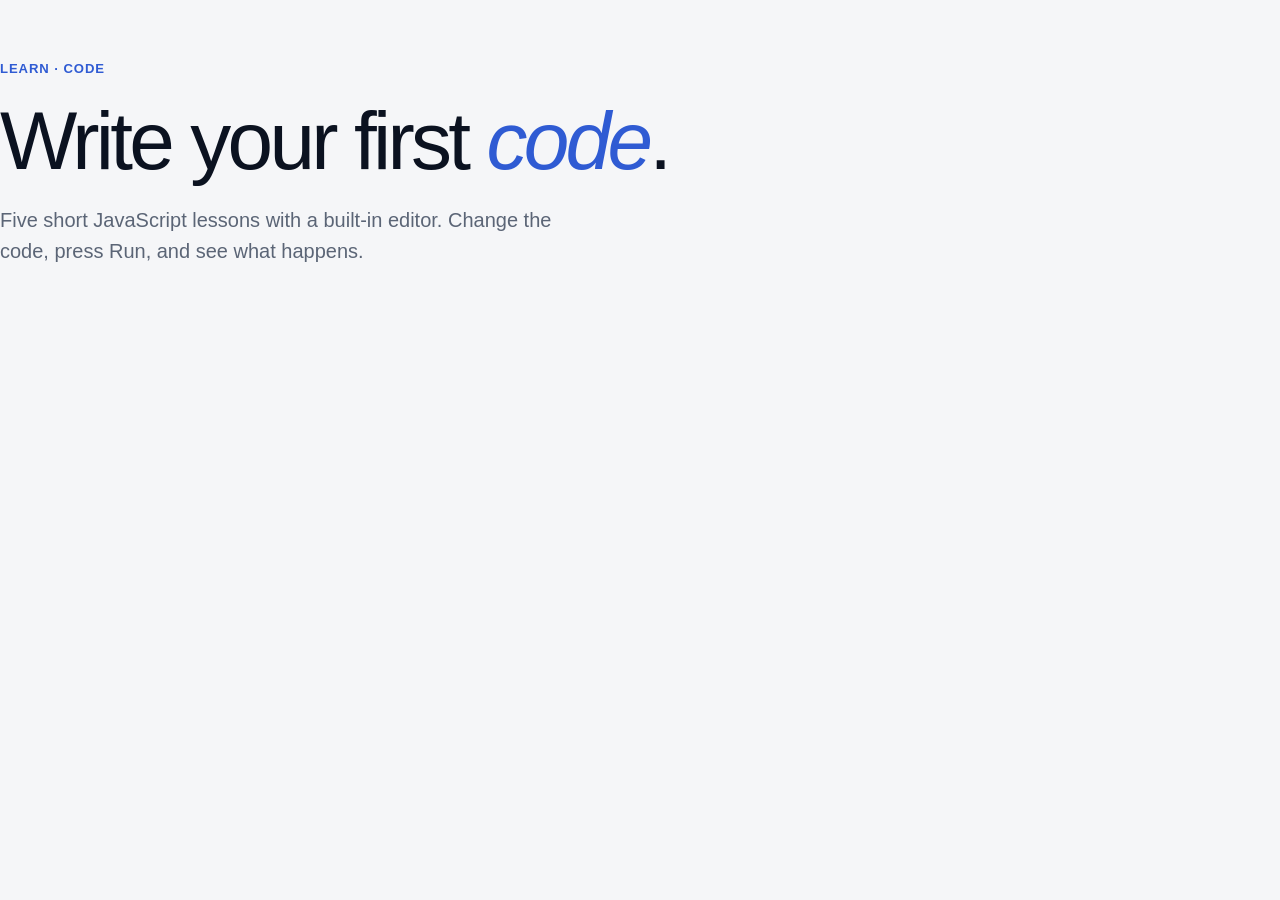
<file: code.html>
<!DOCTYPE html><html lang="en"><head><meta charset="UTF-8"><meta name="viewport" content="width=device-width,initial-scale=1"><title>Code | TechScale</title><meta name="description" content="Free beginner JavaScript lessons: variables, types, conditionals, loops, and functions."><link rel="stylesheet" href="style.css"><link rel="stylesheet" href="extra.css"></head><body data-page="code"><div id="nav"></div><main>
<section class="hero" style="padding-bottom:10px"><div class="wrap" style="max-width:800px"><span class="eyebrow" style="color:var(--code)">Learn · Code</span><h1>Write your first <em style="color:var(--code)">code</em>.</h1><p class="lead">Five short JavaScript lessons with a built-in editor. Change the code, press Run, and see what happens.</p>
<div id="lessons" data-track="code"></div></div></section>
</main><div id="foot"></div><script src="main.js"></script><script src="learn.js"></script></body></html>
</file>
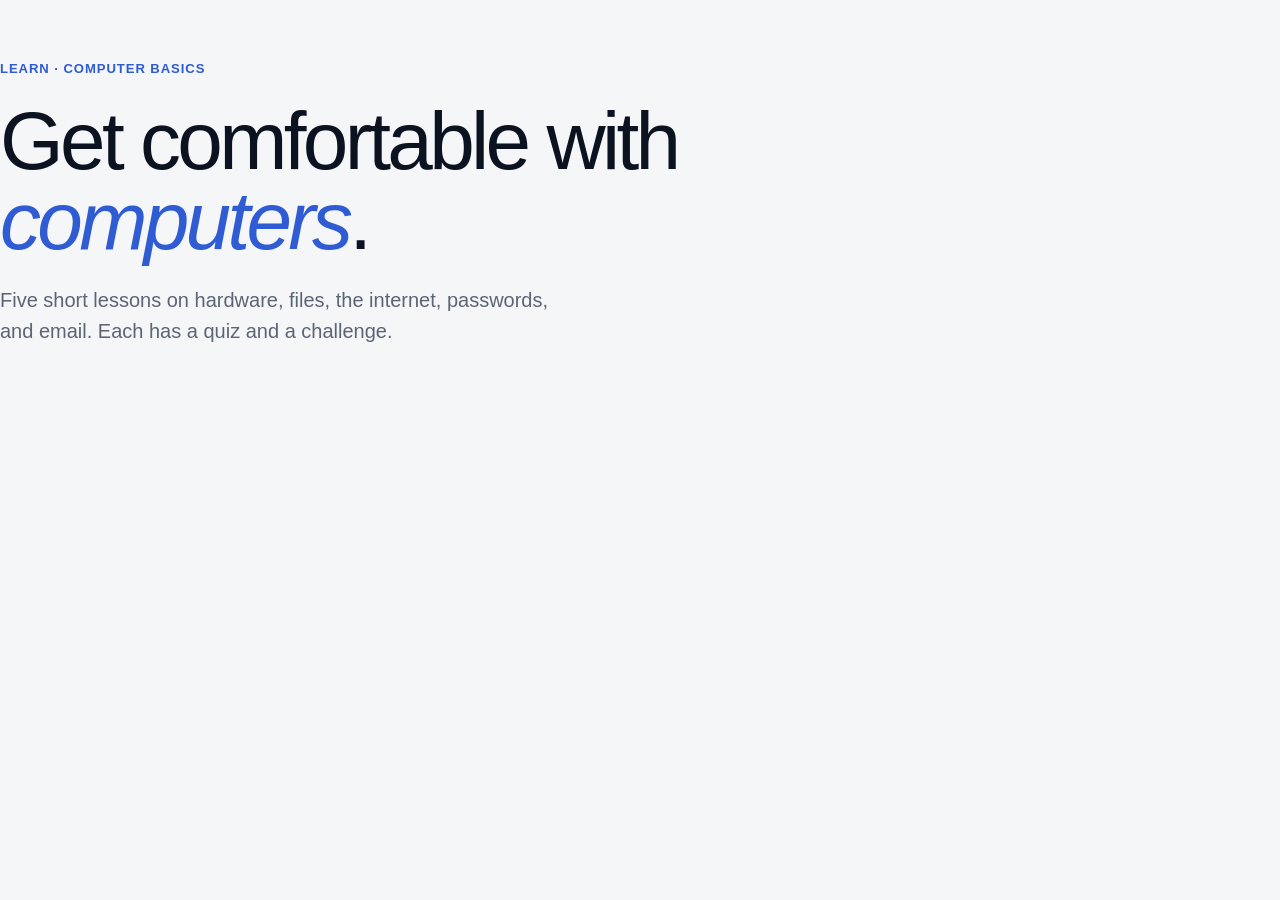
<file: computer-basics.html>
<!DOCTYPE html><html lang="en"><head><meta charset="UTF-8"><meta name="viewport" content="width=device-width,initial-scale=1"><title>Computer Basics | TechScale</title><meta name="description" content="Free computer basics lessons: hardware, files, the internet, passwords, and email."><link rel="stylesheet" href="style.css"><link rel="stylesheet" href="extra.css"></head><body data-page="computer-basics"><div id="nav"></div><main>
<section class="hero" style="padding-bottom:10px"><div class="wrap" style="max-width:800px"><span class="eyebrow" style="color:var(--basics)">Learn · Computer Basics</span><h1>Get comfortable with <em style="color:var(--basics)">computers</em>.</h1><p class="lead">Five short lessons on hardware, files, the internet, passwords, and email. Each has a quiz and a challenge.</p>
<div id="lessons" data-track="basics"></div></div></section>
</main><div id="foot"></div><script src="main.js"></script><script src="learn.js"></script></body></html>
</file>
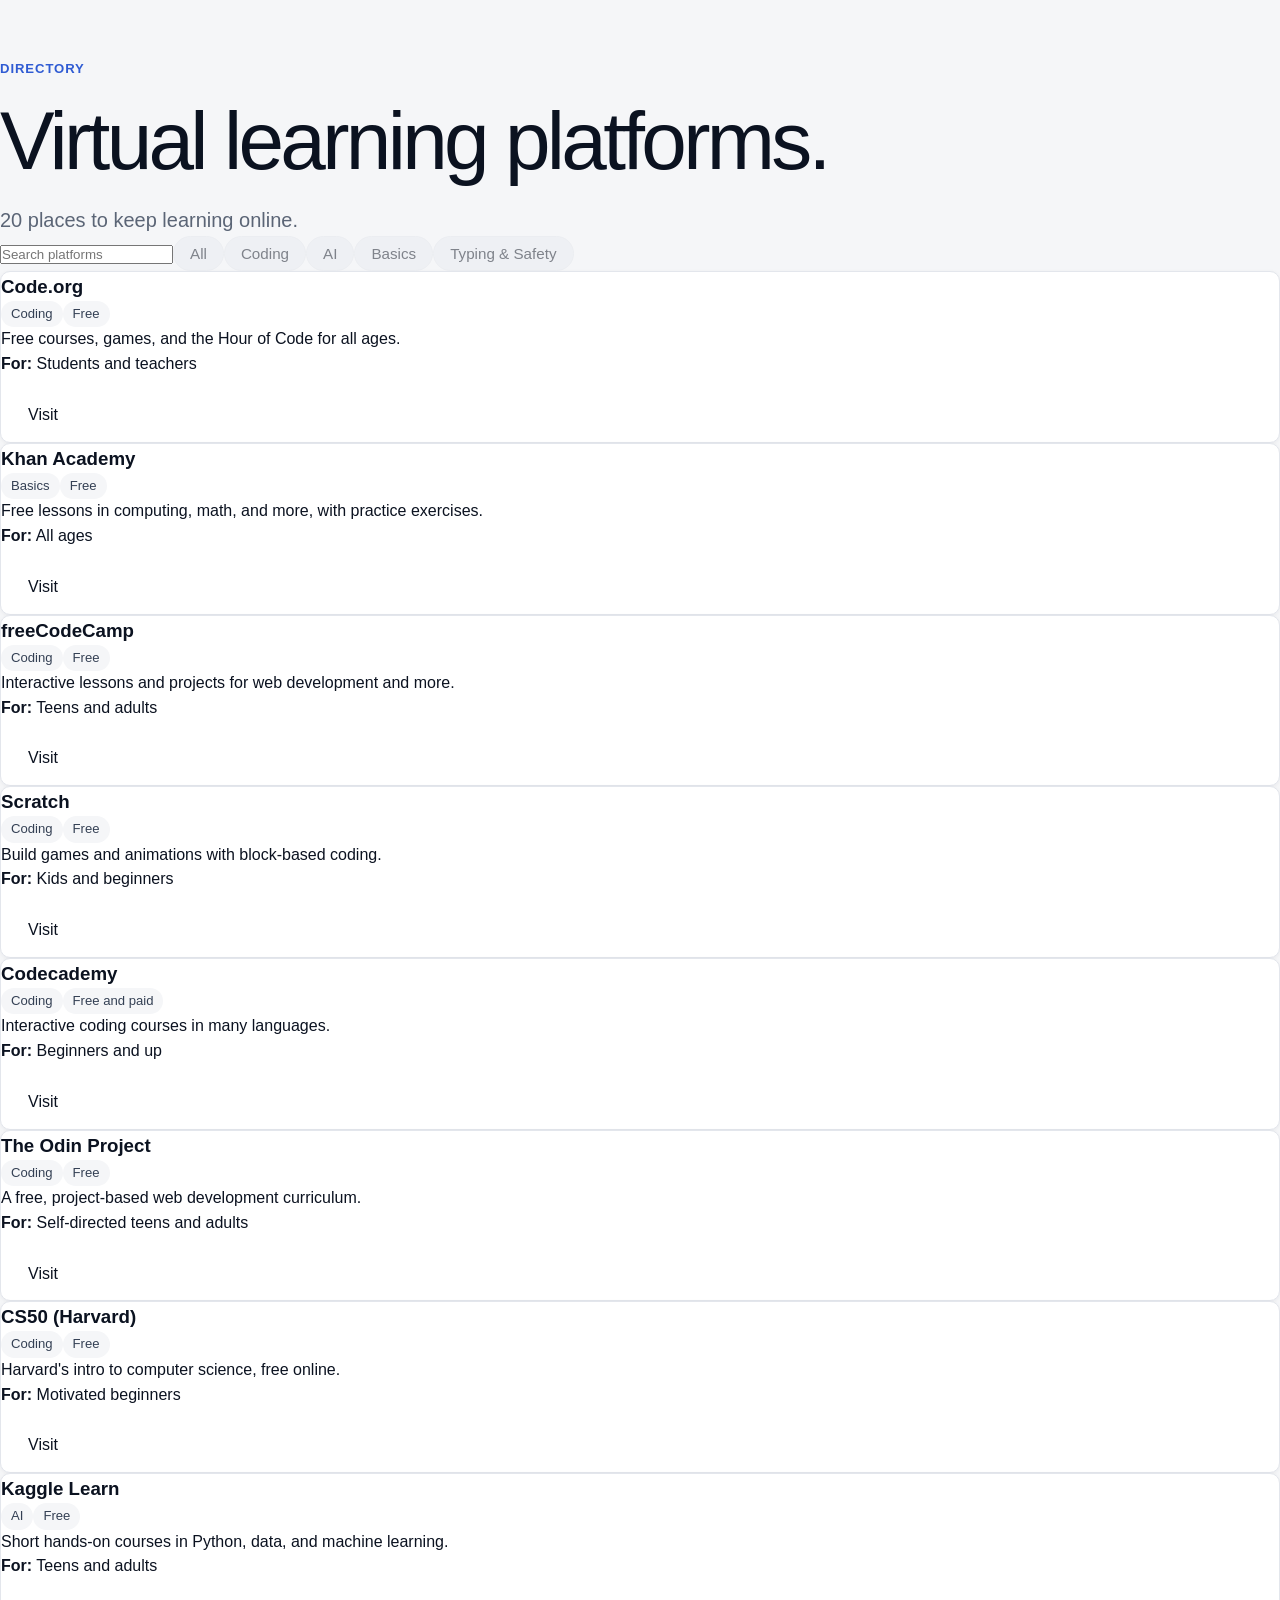
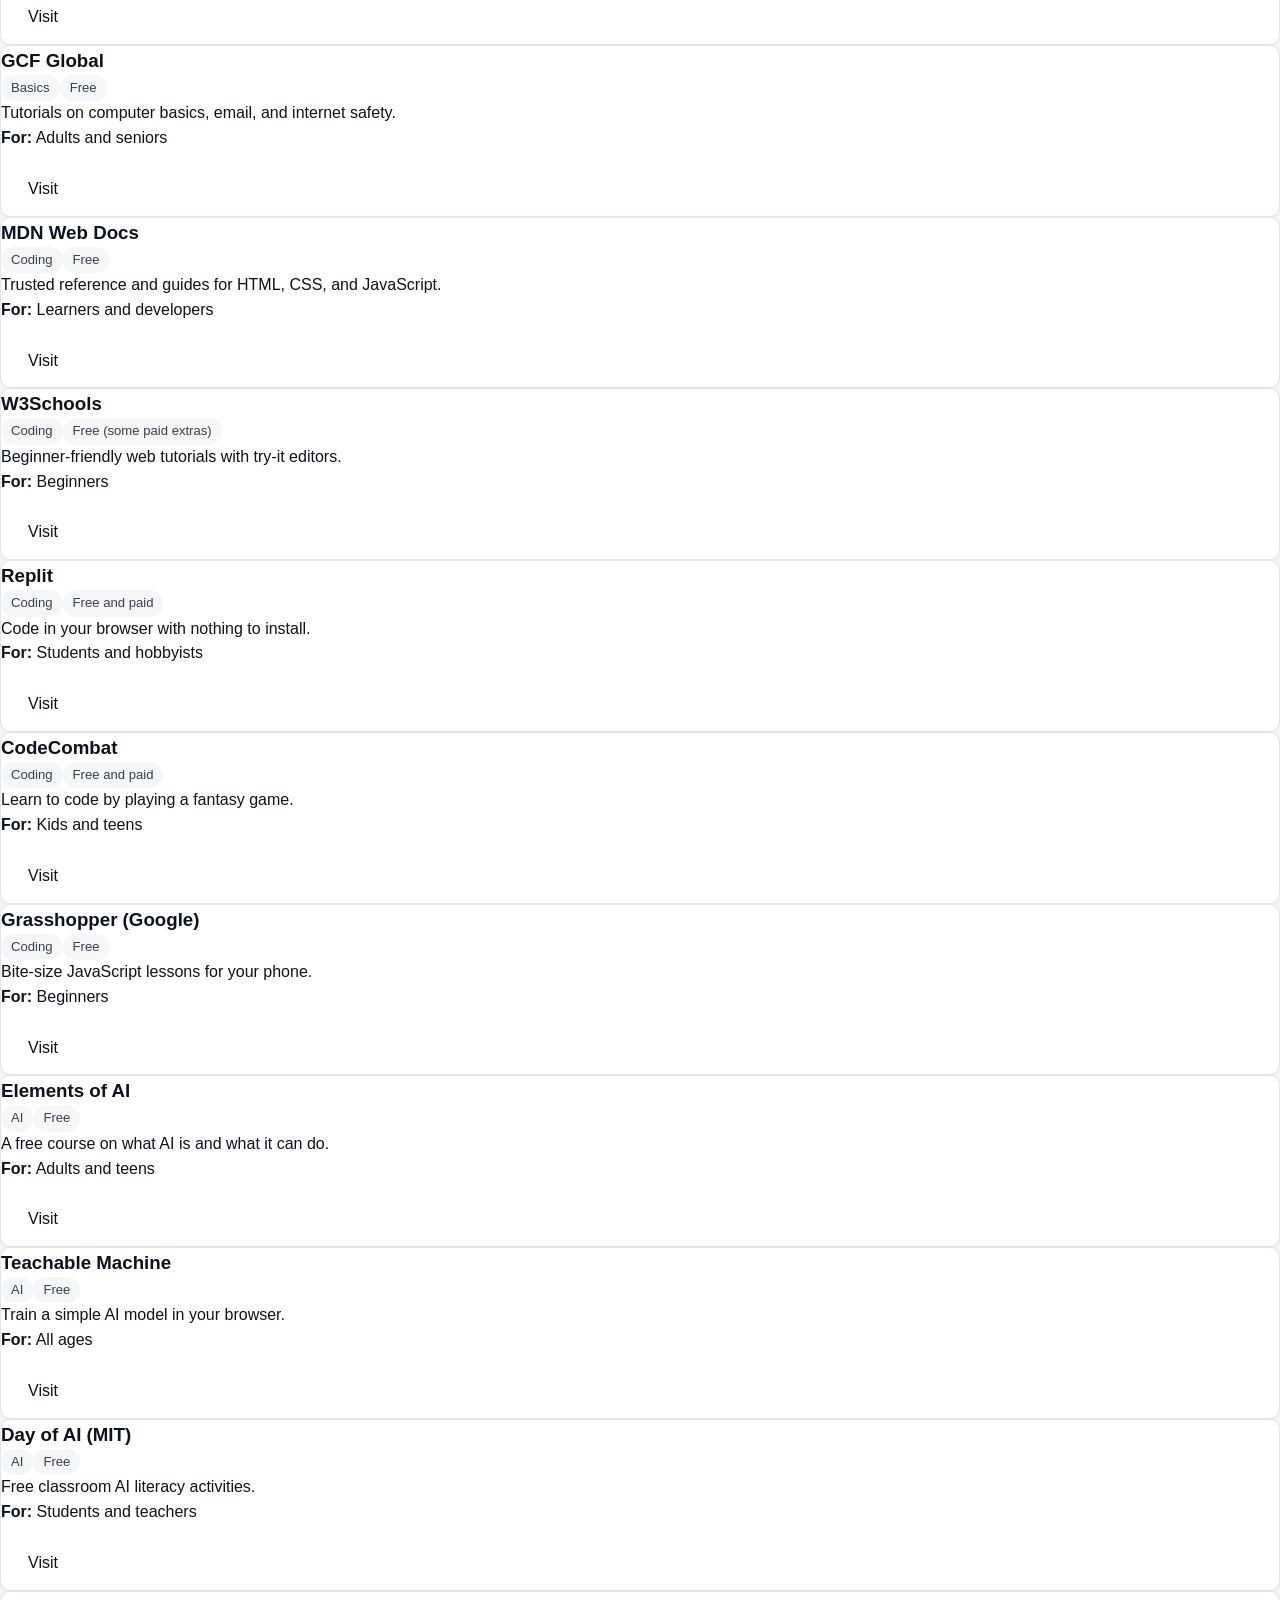
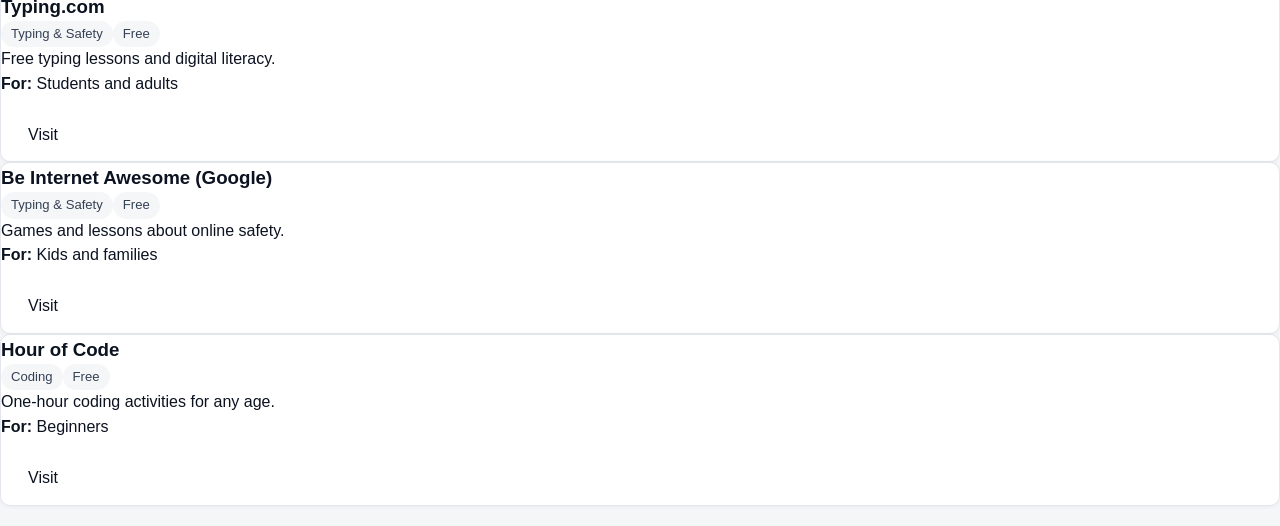
<file: directory.html>
<!DOCTYPE html><html lang="en"><head><meta charset="UTF-8"><meta name="viewport" content="width=device-width,initial-scale=1"><title>Directory | TechScale</title><meta name="description" content="20 free and low-cost learning platforms."><link rel="stylesheet" href="style.css"></head><body data-page="directory"><div id="nav"></div><main>
<section class="hero" style="padding-bottom:20px"><div class="wrap"><span class="eyebrow">Directory</span><h1>Virtual learning platforms.</h1><p class="lead">20 places to keep learning online.</p>
<div class="bar"><input id="q" type="search" placeholder="Search platforms" aria-label="Search platforms"><span id="chips"></span></div><div class="grid" id="dir"></div></div></section>
</main><div id="foot"></div><script src="main.js"></script><script src="dir.js"></script></body></html>
</file>
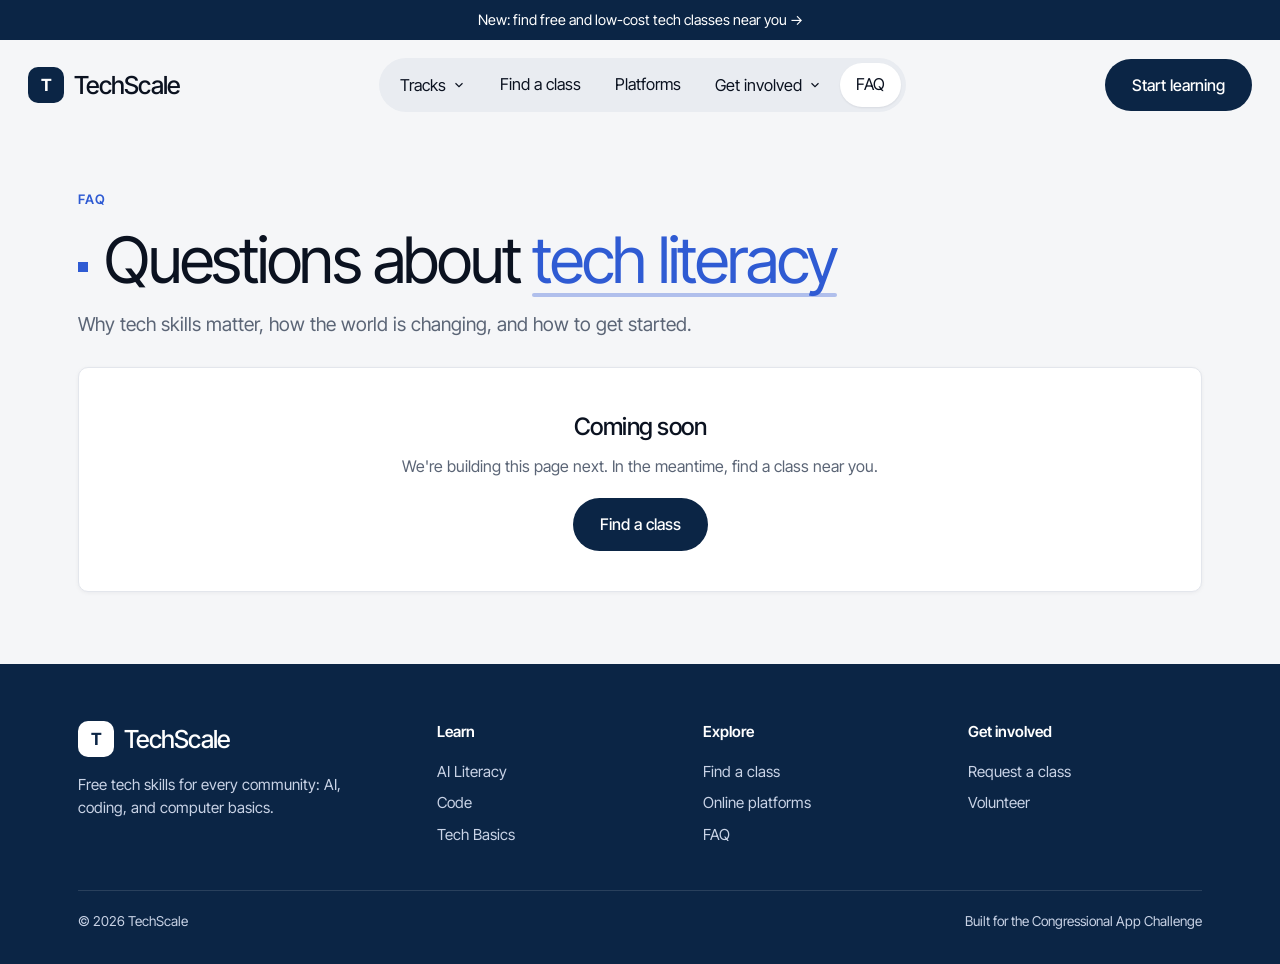
<file: faq.html>
<!DOCTYPE html>
<html lang="en">
<head>
  <meta charset="UTF-8">
  <meta name="viewport" content="width=device-width, initial-scale=1.0">
  <title>FAQ · TechScale</title>
  <meta name="description" content="Why tech skills matter, how the world is changing, and how to get started.">

  <!-- Font: Inter Tight -->
  <link rel="preconnect" href="https://fonts.googleapis.com">
  <link rel="preconnect" href="https://fonts.gstatic.com" crossorigin>
  <link href="https://fonts.googleapis.com/css2?family=Inter+Tight:wght@400;500;600;700&display=swap" rel="stylesheet">

  <link rel="stylesheet" href="style.css">
</head>
<body data-page="faq">

  <!-- Nav bar is added here by main.js -->
  <div id="site-header"></div>

  <main>

    <section class="page-hero">
      <div class="container">
        <span class="eyebrow">FAQ</span>
        <h1>Questions about <span class="accent">tech literacy</span></h1>
        <p class="lead">Why tech skills matter, how the world is changing, and how to get started.</p>
      </div>
    </section>

    <section class="container">
      <div class="card coming-soon">
        <h2>Coming soon</h2>
        <p>We're building this page next. In the meantime, find a class near you.</p>
        <a class="btn btn-dark" href="locator.html">Find a class</a>
      </div>
    </section>
  </main>

  <!-- Footer is added here by main.js -->
  <div id="site-footer"></div>

  <script src="main.js"></script>
</body>
</html>
</file>
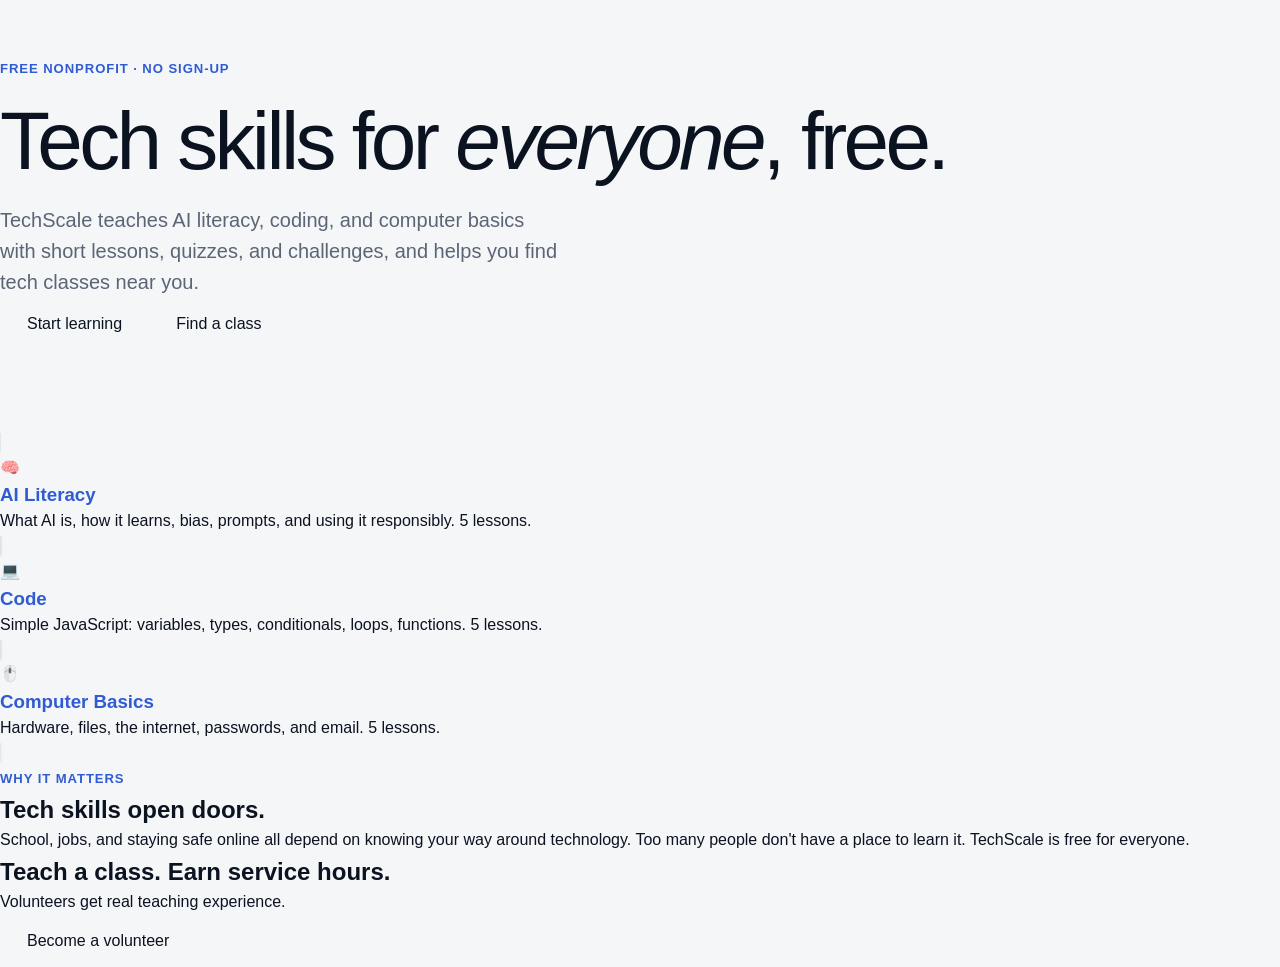
<file: index (2).html>
<!DOCTYPE html><html lang="en"><head><meta charset="UTF-8"><meta name="viewport" content="width=device-width,initial-scale=1"><title>Free tech skills for everyone | TechScale</title><meta name="description" content="Free AI literacy, coding, and computer basics lessons, plus a class finder."><link rel="stylesheet" href="style.css"></head><body data-page="home"><div id="nav"></div><main>
<section class="hero"><div class="wrap"><span class="eyebrow">Free nonprofit · No sign-up</span>
<h1>Tech skills for <em>everyone</em>, free.</h1>
<p class="lead">TechScale teaches AI literacy, coding, and computer basics with short lessons, quizzes, and challenges, and helps you find tech classes near you.</p>
<div class="btns"><a class="btn" href="ai-literacy.html">Start learning</a><a class="btn ghost" href="locator.html">Find a class</a></div></div></section>
<section style="padding-top:0"><div class="wrap grid">
<a class="card reveal" style="--c:var(--ai);text-decoration:none;color:inherit" href="ai-literacy.html"><div class="ic">🧠</div><h3 style="color:var(--ai)">AI Literacy</h3><p>What AI is, how it learns, bias, prompts, and using it responsibly. 5 lessons.</p></a>
<a class="card reveal" style="--c:var(--code);text-decoration:none;color:inherit" href="code.html"><div class="ic">💻</div><h3 style="color:var(--code)">Code</h3><p>Simple JavaScript: variables, types, conditionals, loops, functions. 5 lessons.</p></a>
<a class="card reveal" style="--c:var(--basics);text-decoration:none;color:inherit" href="computer-basics.html"><div class="ic">🖱️</div><h3 style="color:var(--basics)">Computer Basics</h3><p>Hardware, files, the internet, passwords, and email. 5 lessons.</p></a></div></section>
<section><div class="wrap"><div class="strip reveal"><div><span class="eyebrow">Why it matters</span><h2>Tech skills open doors.</h2></div><p>School, jobs, and staying safe online all depend on knowing your way around technology. Too many people don't have a place to learn it. TechScale is free for everyone.</p></div></div></section>
<section><div class="wrap"><div class="cta reveal"><div><h2>Teach a class. Earn service hours.</h2><p>Volunteers get real teaching experience.</p></div><a class="btn" href="volunteer.html">Become a volunteer</a></div></div></section>
</main><div id="foot"></div><script src="main.js"></script></body></html>
</file>
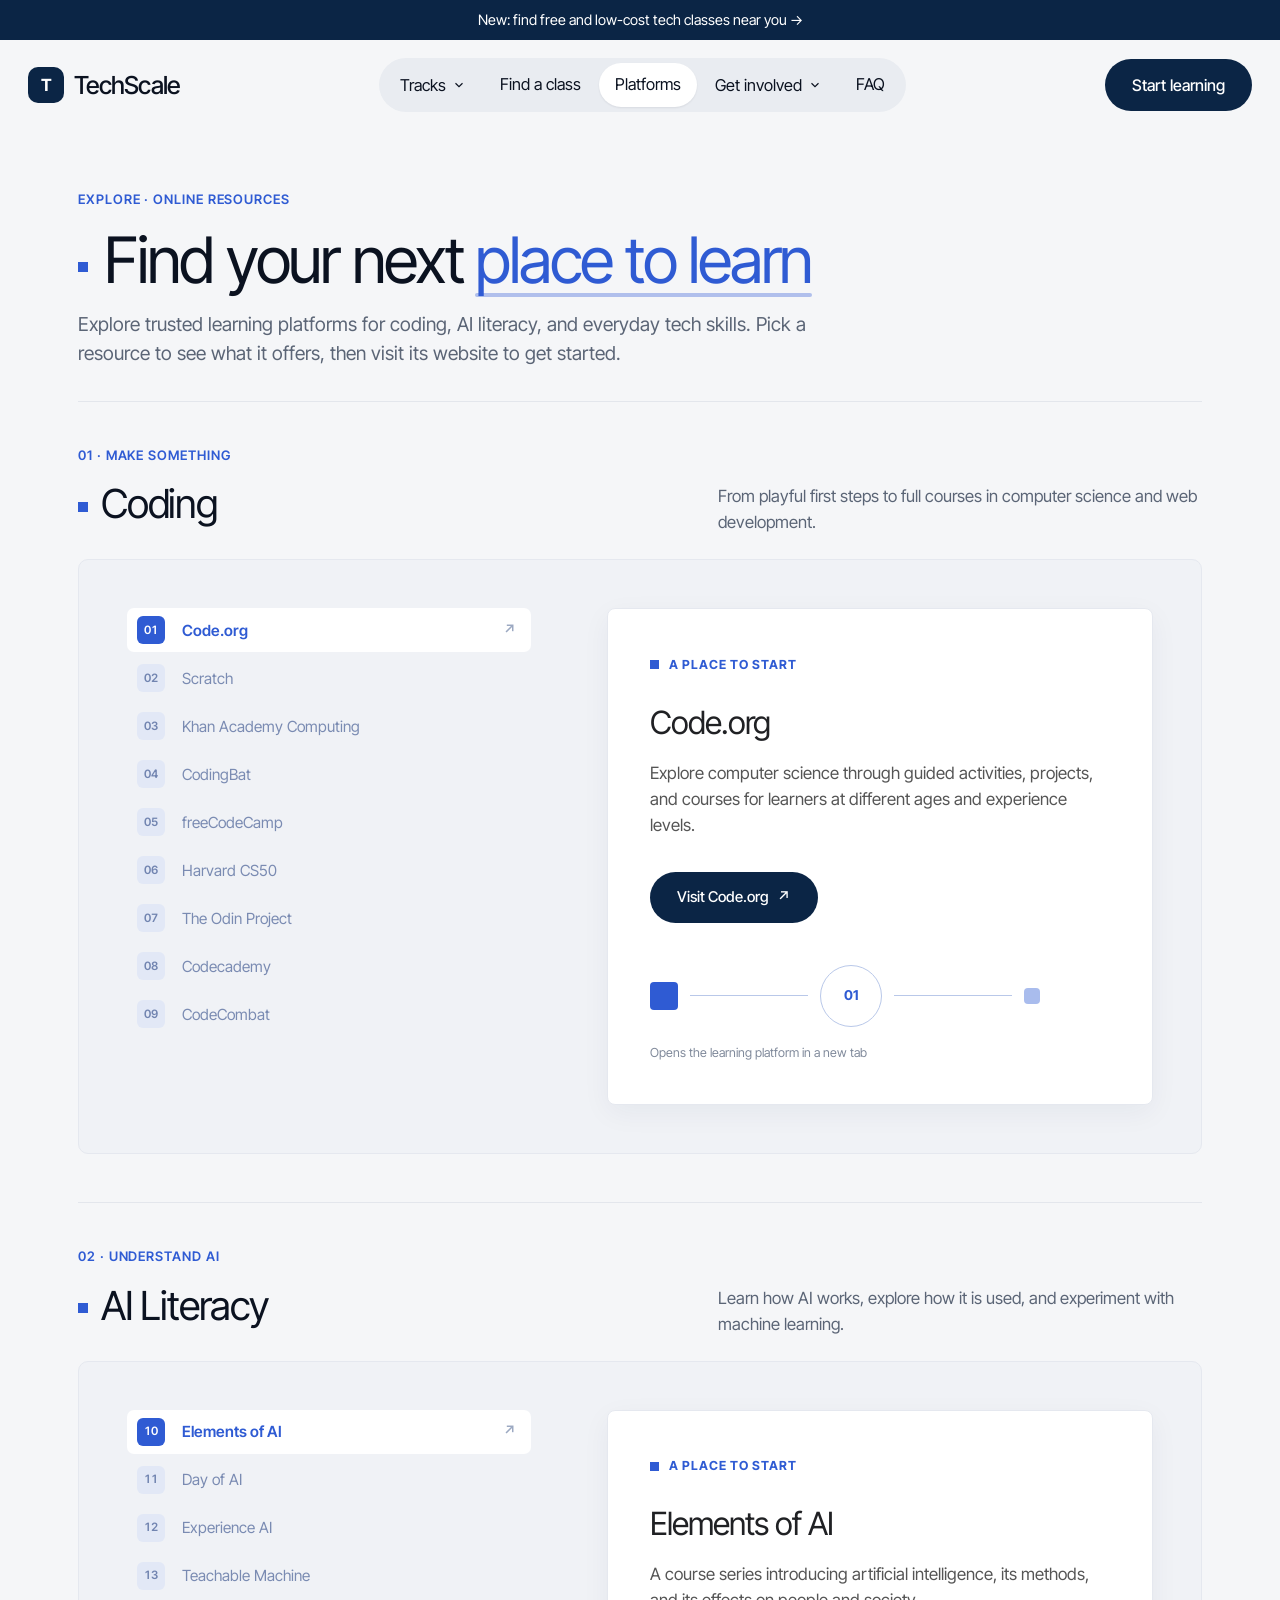
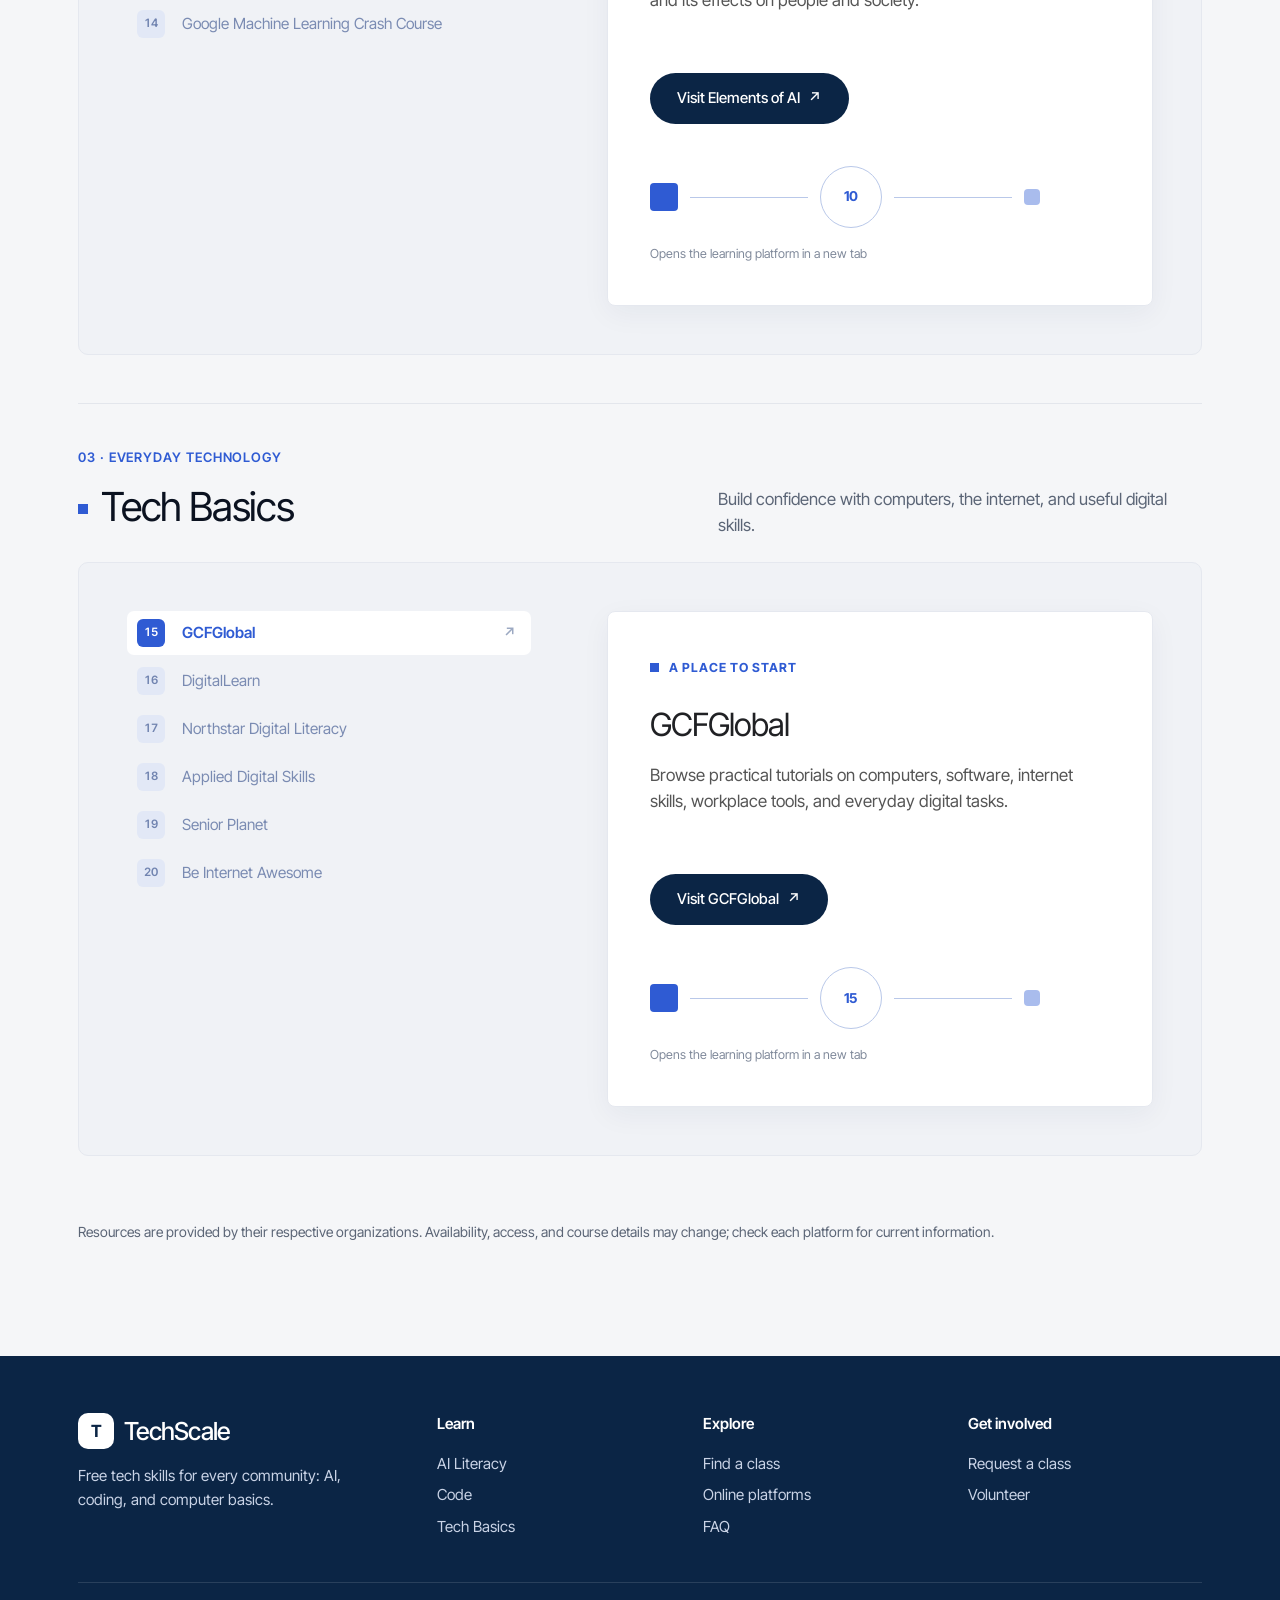
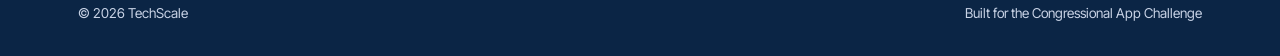
<file: platforms.html>
<!DOCTYPE html>
<html lang="en">
<head>
  <meta charset="UTF-8">
  <meta name="viewport" content="width=device-width, initial-scale=1.0">
  <title>Learning platforms · TechScale</title>
  <meta name="description" content="Explore online resources for coding, AI literacy, and everyday technology skills.">

  <link rel="preconnect" href="https://fonts.googleapis.com">
  <link rel="preconnect" href="https://fonts.gstatic.com" crossorigin>
  <link href="https://fonts.googleapis.com/css2?family=Inter+Tight:wght@400;500;600;700&display=swap" rel="stylesheet">
  <link rel="stylesheet" href="style.css">
</head>
<body data-page="platforms">

  <div id="site-header"></div>

  <main>
    <section class="page-hero platforms-hero">
      <div class="container">
        <span class="eyebrow">Explore · Online resources</span>
        <h1>Find your next <span class="accent">place to learn</span></h1>
        <p class="lead">Explore trusted learning platforms for coding, AI literacy, and everyday tech skills. Pick a resource to see what it offers, then visit its website to get started.</p>
      </div>
    </section>

    <section class="container platforms-content" aria-label="Learning resources">
      <section class="platform-category" aria-labelledby="coding-platforms-title">
        <header class="platform-category-heading">
          <div><span class="eyebrow">01 · Make something</span><h2 id="coding-platforms-title">Coding</h2></div>
          <p>From playful first steps to full courses in computer science and web development.</p>
        </header>
        <div class="platform-explorer" data-platform-explorer>
          <nav class="platform-list" aria-label="Coding platforms">
            <a class="platform-option" href="https://code.org/" target="_blank" rel="noopener noreferrer" data-summary="Explore computer science through guided activities, projects, and courses for learners at different ages and experience levels."><span class="platform-number">01</span><span>Code.org</span><span class="platform-option-arrow" aria-hidden="true">↗</span></a>
            <a class="platform-option" href="https://scratch.mit.edu/" target="_blank" rel="noopener noreferrer" data-summary="Create interactive stories, games, and animations with a visual programming language and share projects with a creative community."><span class="platform-number">02</span><span>Scratch</span><span class="platform-option-arrow" aria-hidden="true">↗</span></a>
            <a class="platform-option" href="https://www.khanacademy.org/computing" target="_blank" rel="noopener noreferrer" data-summary="Learn computing topics through lessons and practice, including programming, computer science, and web development."><span class="platform-number">03</span><span>Khan Academy Computing</span><span class="platform-option-arrow" aria-hidden="true">↗</span></a>
            <a class="platform-option" href="https://codingbat.com/" target="_blank" rel="noopener noreferrer" data-summary="Practice programming by solving short coding problems, with exercises focused on Java and Python."><span class="platform-number">04</span><span>CodingBat</span><span class="platform-option-arrow" aria-hidden="true">↗</span></a>
            <a class="platform-option" href="https://www.freecodecamp.org/" target="_blank" rel="noopener noreferrer" data-summary="Build practical web development skills with interactive coding lessons and hands-on projects."><span class="platform-number">05</span><span>freeCodeCamp</span><span class="platform-option-arrow" aria-hidden="true">↗</span></a>
            <a class="platform-option" href="https://cs50.harvard.edu/x/" target="_blank" rel="noopener noreferrer" data-summary="Take Harvard's introduction to computer science, covering programming concepts and problem-solving through lectures and assignments."><span class="platform-number">06</span><span>Harvard CS50</span><span class="platform-option-arrow" aria-hidden="true">↗</span></a>
            <a class="platform-option" href="https://www.theodinproject.com/" target="_blank" rel="noopener noreferrer" data-summary="Follow a project-based curriculum for learning web development, with lessons, exercises, and portfolio projects."><span class="platform-number">07</span><span>The Odin Project</span><span class="platform-option-arrow" aria-hidden="true">↗</span></a>
            <a class="platform-option" href="https://www.codecademy.com/" target="_blank" rel="noopener noreferrer" data-summary="Explore interactive courses across programming languages, web development, data, and other technology topics."><span class="platform-number">08</span><span>Codecademy</span><span class="platform-option-arrow" aria-hidden="true">↗</span></a>
            <a class="platform-option" href="https://codecombat.com/" target="_blank" rel="noopener noreferrer" data-summary="Practice programming concepts by guiding a character through game-like coding challenges."><span class="platform-number">09</span><span>CodeCombat</span><span class="platform-option-arrow" aria-hidden="true">↗</span></a>
          </nav>
          <aside class="platform-detail" aria-live="polite">
            <span class="platform-detail-label"><span class="platform-detail-square"></span> A place to start</span>
            <h3>Code.org</h3>
            <p>Explore computer science through guided activities, projects, and courses for learners at different ages and experience levels.</p>
            <a class="btn btn-dark platform-visit" href="https://code.org/" target="_blank" rel="noopener noreferrer">Visit Code.org <span class="arrow" aria-hidden="true">↗</span></a>
            <div class="platform-detail-art" aria-hidden="true"><span class="art-square"></span><span class="art-line"></span><span class="art-node">01</span><span class="art-line"></span><span class="art-square small"></span></div>
            <span class="platform-detail-note">Opens the learning platform in a new tab</span>
          </aside>
        </div>
      </section>

      <section class="platform-category" aria-labelledby="ai-platforms-title">
        <header class="platform-category-heading">
          <div><span class="eyebrow">02 · Understand AI</span><h2 id="ai-platforms-title">AI Literacy</h2></div>
          <p>Learn how AI works, explore how it is used, and experiment with machine learning.</p>
        </header>
        <div class="platform-explorer" data-platform-explorer>
          <nav class="platform-list" aria-label="AI literacy platforms">
            <a class="platform-option" href="https://www.elementsofai.com/" target="_blank" rel="noopener noreferrer" data-summary="A course series introducing artificial intelligence, its methods, and its effects on people and society."><span class="platform-number">10</span><span>Elements of AI</span><span class="platform-option-arrow" aria-hidden="true">↗</span></a>
            <a class="platform-option" href="https://dayofai.org/" target="_blank" rel="noopener noreferrer" data-summary="Find learning materials designed to help students and educators build foundational understanding of artificial intelligence."><span class="platform-number">11</span><span>Day of AI</span><span class="platform-option-arrow" aria-hidden="true">↗</span></a>
            <a class="platform-option" href="https://experience-ai.org/" target="_blank" rel="noopener noreferrer" data-summary="Explore lessons and activities that introduce young people to artificial intelligence and machine learning."><span class="platform-number">12</span><span>Experience AI</span><span class="platform-option-arrow" aria-hidden="true">↗</span></a>
            <a class="platform-option" href="https://teachablemachine.withgoogle.com/" target="_blank" rel="noopener noreferrer" data-summary="Experiment with training a simple machine-learning model using examples such as images, sounds, or poses."><span class="platform-number">13</span><span>Teachable Machine</span><span class="platform-option-arrow" aria-hidden="true">↗</span></a>
            <a class="platform-option" href="https://developers.google.com/machine-learning/crash-course" target="_blank" rel="noopener noreferrer" data-summary="Study machine-learning concepts through Google's course materials, visualizations, and interactive exercises."><span class="platform-number">14</span><span>Google Machine Learning Crash Course</span><span class="platform-option-arrow" aria-hidden="true">↗</span></a>
          </nav>
          <aside class="platform-detail" aria-live="polite">
            <span class="platform-detail-label"><span class="platform-detail-square"></span> A place to start</span>
            <h3>Elements of AI</h3>
            <p>A course series introducing artificial intelligence, its methods, and its effects on people and society.</p>
            <a class="btn btn-dark platform-visit" href="https://www.elementsofai.com/" target="_blank" rel="noopener noreferrer">Visit Elements of AI <span class="arrow" aria-hidden="true">↗</span></a>
            <div class="platform-detail-art" aria-hidden="true"><span class="art-square"></span><span class="art-line"></span><span class="art-node">AI</span><span class="art-line"></span><span class="art-square small"></span></div>
            <span class="platform-detail-note">Opens the learning platform in a new tab</span>
          </aside>
        </div>
      </section>

      <section class="platform-category" aria-labelledby="basics-platforms-title">
        <header class="platform-category-heading">
          <div><span class="eyebrow">03 · Everyday technology</span><h2 id="basics-platforms-title">Tech Basics</h2></div>
          <p>Build confidence with computers, the internet, and useful digital skills.</p>
        </header>
        <div class="platform-explorer" data-platform-explorer>
          <nav class="platform-list" aria-label="Tech basics platforms">
            <a class="platform-option" href="https://edu.gcfglobal.org/" target="_blank" rel="noopener noreferrer" data-summary="Browse practical tutorials on computers, software, internet skills, workplace tools, and everyday digital tasks."><span class="platform-number">15</span><span>GCFGlobal</span><span class="platform-option-arrow" aria-hidden="true">↗</span></a>
            <a class="platform-option" href="https://www.digitallearn.org/" target="_blank" rel="noopener noreferrer" data-summary="Use short tutorials and practice activities to build everyday computer and internet skills."><span class="platform-number">16</span><span>DigitalLearn</span><span class="platform-option-arrow" aria-hidden="true">↗</span></a>
            <a class="platform-option" href="https://www.digitalliteracyassessment.org/" target="_blank" rel="noopener noreferrer" data-summary="Explore assessments and learning resources for foundational digital literacy skills."><span class="platform-number">17</span><span>Northstar Digital Literacy</span><span class="platform-option-arrow" aria-hidden="true">↗</span></a>
            <a class="platform-option" href="https://applieddigitalskills.withgoogle.com/" target="_blank" rel="noopener noreferrer" data-summary="Practice digital and workplace skills through video-based lessons and hands-on activities."><span class="platform-number">18</span><span>Applied Digital Skills</span><span class="platform-option-arrow" aria-hidden="true">↗</span></a>
            <a class="platform-option" href="https://seniorplanet.org/" target="_blank" rel="noopener noreferrer" data-summary="Find programs and resources that help older adults explore technology and stay connected."><span class="platform-number">19</span><span>Senior Planet</span><span class="platform-option-arrow" aria-hidden="true">↗</span></a>
            <a class="platform-option" href="https://beinternetawesome.withgoogle.com/" target="_blank" rel="noopener noreferrer" data-summary="Explore activities and resources that help children practice safer, more thoughtful online habits."><span class="platform-number">20</span><span>Be Internet Awesome</span><span class="platform-option-arrow" aria-hidden="true">↗</span></a>
          </nav>
          <aside class="platform-detail" aria-live="polite">
            <span class="platform-detail-label"><span class="platform-detail-square"></span> A place to start</span>
            <h3>GCFGlobal</h3>
            <p>Browse practical tutorials on computers, software, internet skills, workplace tools, and everyday digital tasks.</p>
            <a class="btn btn-dark platform-visit" href="https://edu.gcfglobal.org/" target="_blank" rel="noopener noreferrer">Visit GCFGlobal <span class="arrow" aria-hidden="true">↗</span></a>
            <div class="platform-detail-art" aria-hidden="true"><span class="art-square"></span><span class="art-line"></span><span class="art-node">01</span><span class="art-line"></span><span class="art-square small"></span></div>
            <span class="platform-detail-note">Opens the learning platform in a new tab</span>
          </aside>
        </div>
      </section>

      <p class="platforms-note">Resources are provided by their respective organizations. Availability, access, and course details may change; check each platform for current information.</p>
    </section>
  </main>

  <div id="site-footer"></div>
  <script src="main.js"></script>
</body>
</html>
</file>
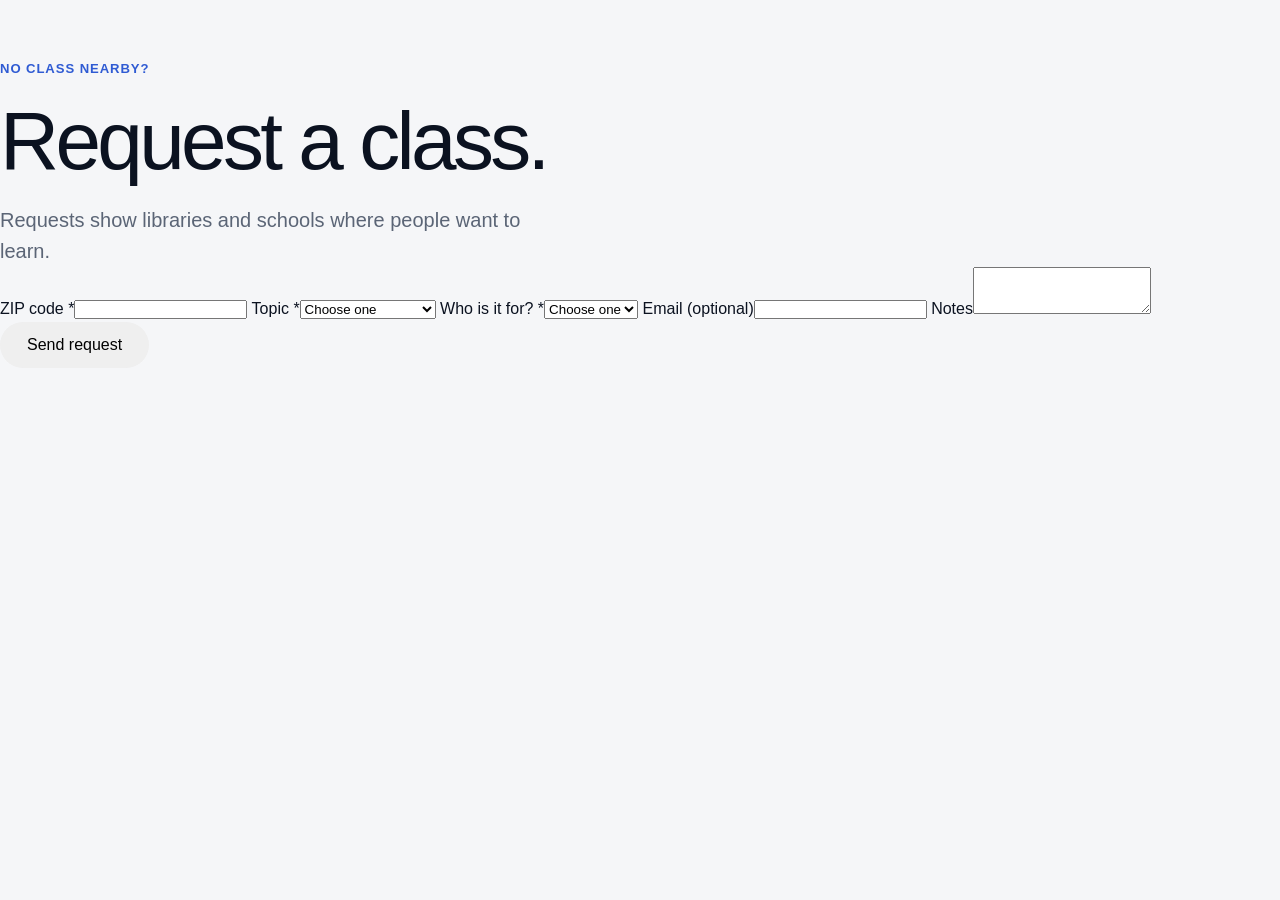
<file: request-class.html>
<!DOCTYPE html><html lang="en"><head><meta charset="UTF-8"><meta name="viewport" content="width=device-width,initial-scale=1"><title>Request a Class | TechScale</title><meta name="description" content="No class nearby? Request one."><link rel="stylesheet" href="style.css"></head><body data-page="request"><div id="nav"></div><main>
<section class="hero"><div class="wrap"><span class="eyebrow">No class nearby?</span><h1>Request a class.</h1><p class="lead">Requests show libraries and schools where people want to learn.</p>
<div><form class="f" data-form="class-request" data-thanks="Thanks! Your request was sent. 🎉" novalidate>
<label>ZIP code *<input name="zip" inputmode="numeric" pattern="[0-9]{5}" maxlength="5" required></label>
<label>Topic *<select name="topic" required><option value="">Choose one</option><option>AI literacy</option><option>Coding</option><option>Computer basics</option><option>STEM and robotics</option></select></label>
<label>Who is it for? *<select name="audience" required><option value="">Choose one</option><option>Kids</option><option>Teens</option><option>Adults</option><option>Seniors</option><option>All ages</option></select></label>
<label>Email (optional)<input name="email" type="email"></label>
<label class="full">Notes<textarea name="notes" rows="3"></textarea></label>
<div class="full"><button class="btn" type="submit">Send request</button></div></form><p class="msg" role="status"></p></div></div></section>
</main><div id="foot"></div><script src="main.js"></script></body></html>
</file>
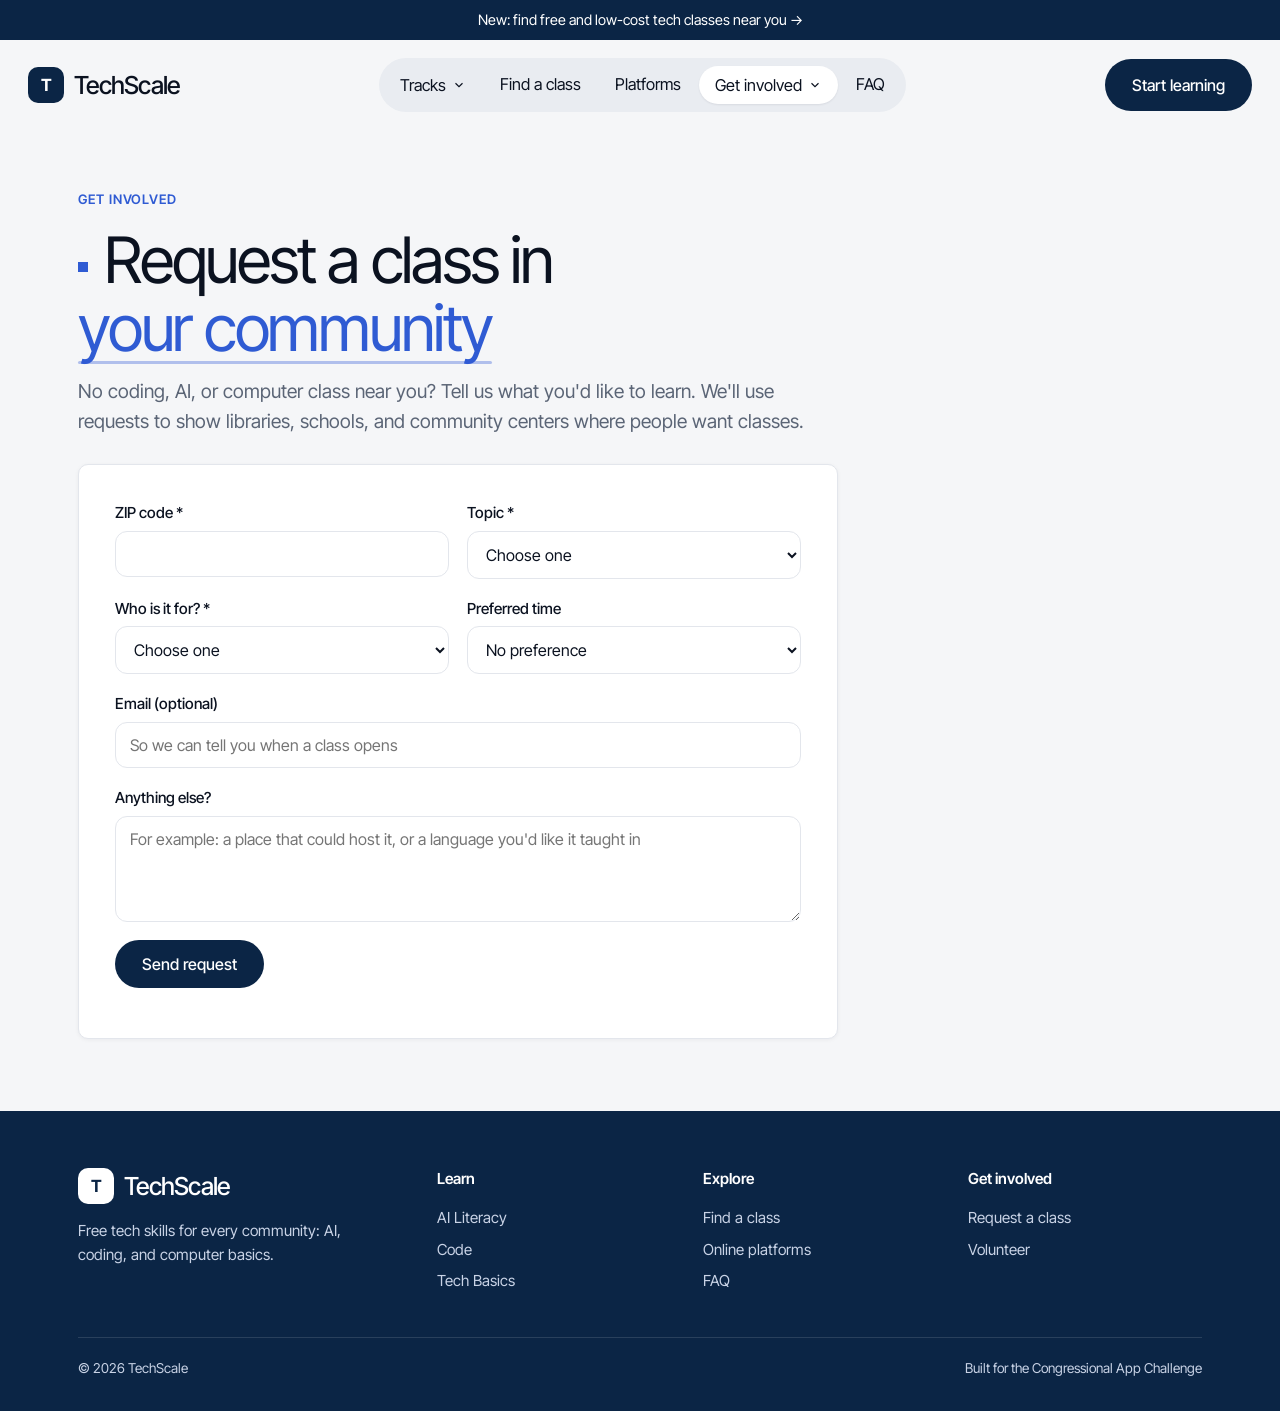
<file: request.html>
<!DOCTYPE html>
<html lang="en">
<head>
  <meta charset="UTF-8">
  <meta name="viewport" content="width=device-width, initial-scale=1.0">
  <title>Request a class · TechScale</title>
  <meta name="description" content="Ask for a coding, AI, or computer class in your community.">

  <!-- Font: Inter Tight -->
  <link rel="preconnect" href="https://fonts.googleapis.com">
  <link rel="preconnect" href="https://fonts.gstatic.com" crossorigin>
  <link href="https://fonts.googleapis.com/css2?family=Inter+Tight:wght@400;500;600;700&display=swap" rel="stylesheet">

  <link rel="stylesheet" href="style.css">
</head>
<body data-page="request">

  <!-- Nav bar is added here by main.js -->
  <div id="site-header"></div>

  <main>

    <section class="page-hero">
      <div class="container">
        <span class="eyebrow">Get involved</span>
        <h1>Request a class in <span class="accent">your community</span></h1>
        <p class="lead">No coding, AI, or computer class near you? Tell us what you'd like to learn. We'll use requests to show libraries, schools, and community centers where people want classes.</p>
      </div>
    </section>

    <section class="container">
      <form id="request-form" class="card form-card">
        <div class="form-grid">
          <label>ZIP code *
            <input name="zip" type="text" inputmode="numeric" maxlength="5" pattern="[0-9]{5}" required>
          </label>
          <label>Topic *
            <select name="topic" required>
              <option value="">Choose one</option>
              <option value="ai">AI literacy</option>
              <option value="coding">Coding</option>
              <option value="basics">Computer basics</option>
              <option value="stem">STEM &amp; robotics</option>
            </select>
          </label>
          <label>Who is it for? *
            <select name="age" required>
              <option value="">Choose one</option>
              <option>Kids (under 13)</option>
              <option>Teens (13–17)</option>
              <option>Adults</option>
              <option>Seniors</option>
              <option>All ages</option>
            </select>
          </label>
          <label>Preferred time
            <select name="time">
              <option value="">No preference</option>
              <option>Weekday afternoons</option>
              <option>Weekday evenings</option>
              <option>Weekends</option>
            </select>
          </label>
          <label class="full">Email (optional)
            <input name="email" type="email" placeholder="So we can tell you when a class opens">
          </label>
          <label class="full">Anything else?
            <textarea name="notes" rows="4" placeholder="For example: a place that could host it, or a language you'd like it taught in"></textarea>
          </label>
          <div class="full">
            <button type="submit" class="btn btn-dark">Send request</button>
          </div>
        </div>
        <p id="request-msg" class="form-msg" role="status"></p>
      </form>
    </section>
  </main>

  <!-- Footer is added here by main.js -->
  <div id="site-footer"></div>

  <script src="main.js"></script>
</body>
</html>
</file>
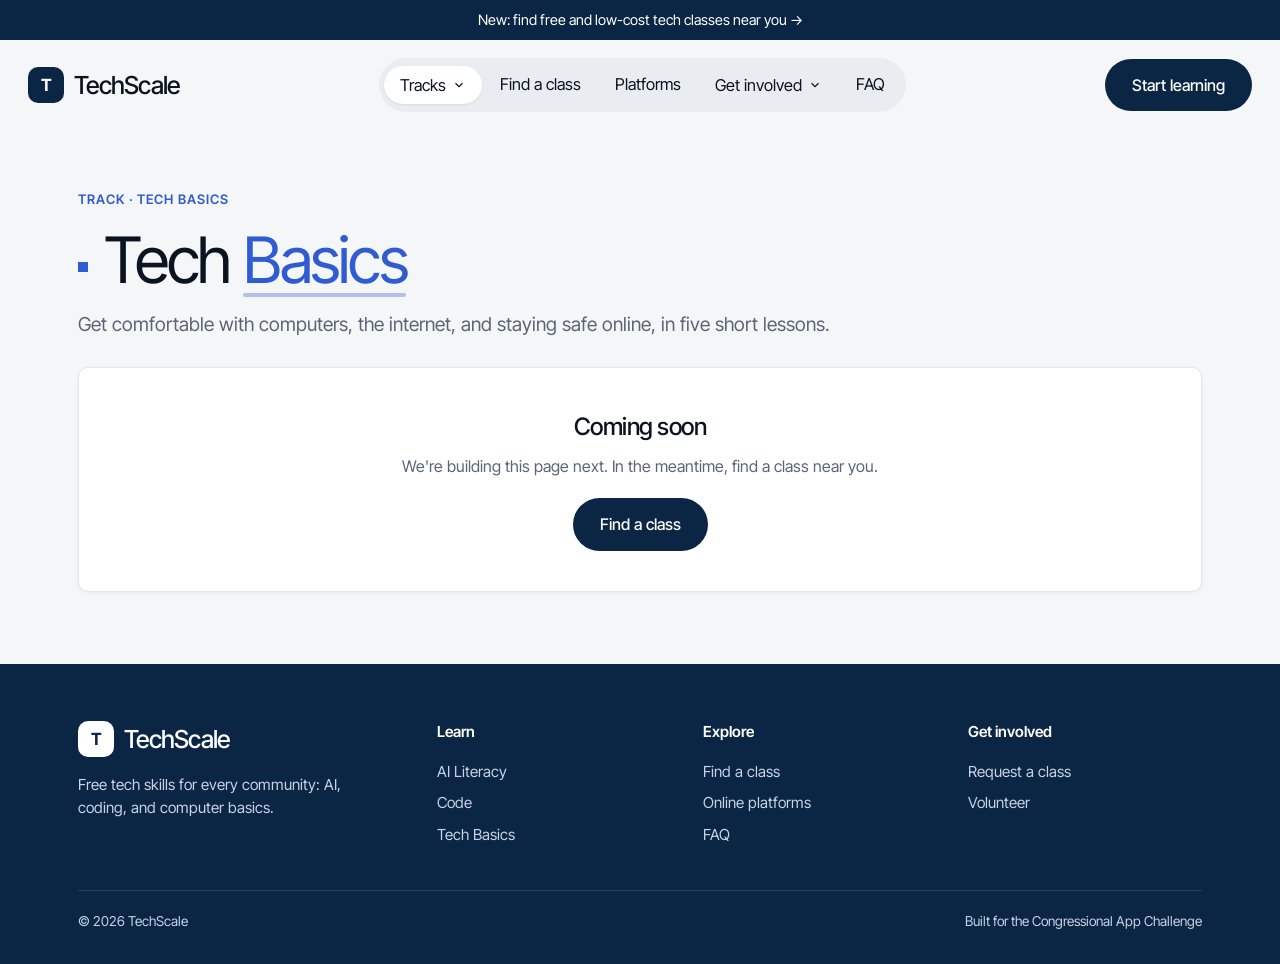
<file: tech-track.html>
<!DOCTYPE html>
<html lang="en">
<head>
  <meta charset="UTF-8">
  <meta name="viewport" content="width=device-width, initial-scale=1.0">
  <title>Tech Basics · TechScale</title>
  <meta name="description" content="Get comfortable with computers, the internet, and staying safe online, in five short lessons.">

  <!-- Font: Inter Tight -->
  <link rel="preconnect" href="https://fonts.googleapis.com">
  <link rel="preconnect" href="https://fonts.gstatic.com" crossorigin>
  <link href="https://fonts.googleapis.com/css2?family=Inter+Tight:wght@400;500;600;700&display=swap" rel="stylesheet">

  <link rel="stylesheet" href="style.css">
</head>
<body data-page="tech">

  <!-- Nav bar is added here by main.js -->
  <div id="site-header"></div>

  <main>

    <section class="page-hero">
      <div class="container">
        <span class="eyebrow">Track · Tech Basics</span>
        <h1>Tech <span class="accent">Basics</span></h1>
        <p class="lead">Get comfortable with computers, the internet, and staying safe online, in five short lessons.</p>
      </div>
    </section>

    <section class="container">
      <div class="card coming-soon">
        <h2>Coming soon</h2>
        <p>We're building this page next. In the meantime, find a class near you.</p>
        <a class="btn btn-dark" href="locator.html">Find a class</a>
      </div>
    </section>
  </main>

  <!-- Footer is added here by main.js -->
  <div id="site-footer"></div>

  <script src="main.js"></script>
</body>
</html>
</file>
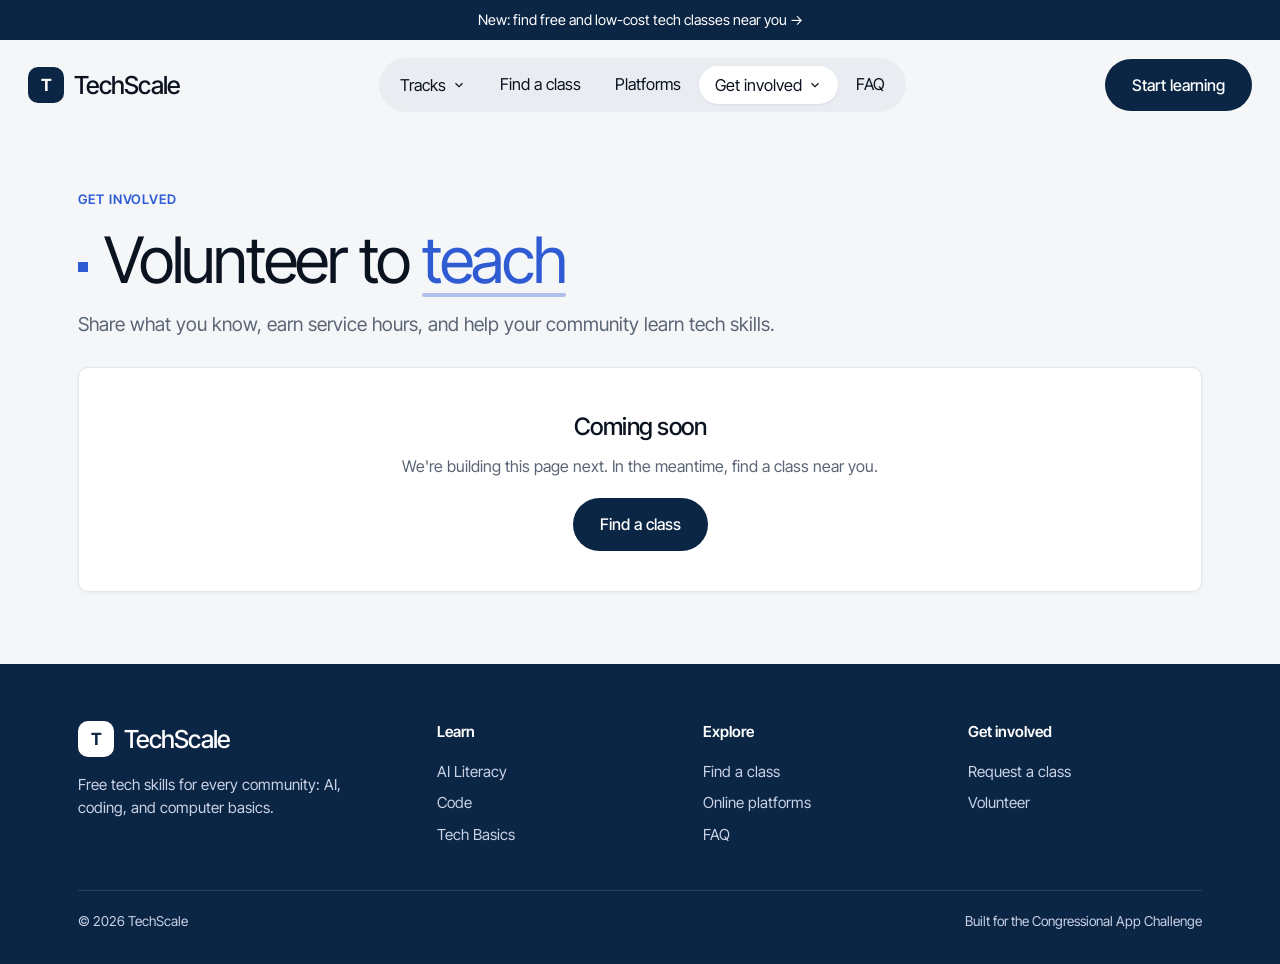
<file: volunteer.html>
<!DOCTYPE html>
<html lang="en">
<head>
  <meta charset="UTF-8">
  <meta name="viewport" content="width=device-width, initial-scale=1.0">
  <title>Volunteer · TechScale</title>
  <meta name="description" content="Share what you know, earn service hours, and help your community learn tech skills.">

  <!-- Font: Inter Tight -->
  <link rel="preconnect" href="https://fonts.googleapis.com">
  <link rel="preconnect" href="https://fonts.gstatic.com" crossorigin>
  <link href="https://fonts.googleapis.com/css2?family=Inter+Tight:wght@400;500;600;700&display=swap" rel="stylesheet">

  <link rel="stylesheet" href="style.css">
</head>
<body data-page="volunteer">

  <!-- Nav bar is added here by main.js -->
  <div id="site-header"></div>

  <main>

    <section class="page-hero">
      <div class="container">
        <span class="eyebrow">Get involved</span>
        <h1>Volunteer to <span class="accent">teach</span></h1>
        <p class="lead">Share what you know, earn service hours, and help your community learn tech skills.</p>
      </div>
    </section>

    <section class="container">
      <div class="card coming-soon">
        <h2>Coming soon</h2>
        <p>We're building this page next. In the meantime, find a class near you.</p>
        <a class="btn btn-dark" href="locator.html">Find a class</a>
      </div>
    </section>
  </main>

  <!-- Footer is added here by main.js -->
  <div id="site-footer"></div>

  <script src="main.js"></script>
</body>
</html>
</file>
<file: style.css>
/* =========================================================
   SHARED STYLES — used by every page (both of us)
   ========================================================= */
:root {
  /* Colors */
  --bg: #f5f6f8;
  --surface: #ffffff;
  --ink: #0b1220;
  --navy: #0b2545;
  --navy-2: #13315c;
  --blue: #2f5bd3;
  --blue-soft: #e8eefc;
  --muted: #5b6576;
  --border: #e3e6ec;
  --pill: #e9ecf1;

  /* Track colors */
  --ai: #2f5bd3;
  --code: #2f5bd3;
  --basics: #2f5bd3;
  --stem: #2f5bd3;

  /* Shape */
  --radius: 14px;
  --radius-lg: 22px;
  --shadow: 0 1px 2px rgba(11, 18, 32, 0.04), 0 8px 24px rgba(11, 18, 32, 0.06);
  --shadow-lg: 0 20px 50px rgba(11, 18, 32, 0.12);
  --max: 1180px;
}

* { box-sizing: border-box; margin: 0; padding: 0; }
[hidden] { display: none !important; }
.sr-only { position: absolute; width: 1px; height: 1px; overflow: hidden; clip: rect(0 0 0 0); white-space: nowrap; }

html { scroll-behavior: smooth; }
body {
  font-family: "Inter Tight", "Inter", Arial, sans-serif;
  background: var(--bg);
  color: var(--ink);
  line-height: 1.55;
  -webkit-font-smoothing: antialiased;
}
a { color: inherit; }
img { max-width: 100%; display: block; }

.container { max-width: var(--max); margin: 0 auto; padding: 0 28px; }

/* ---------- Buttons ---------- */
.btn {
  display: inline-flex; align-items: center; justify-content: center; gap: 8px;
  font-family: inherit; font-size: 1rem; font-weight: 500;
  border: 1.5px solid transparent; border-radius: 999px;
  padding: 13px 26px; cursor: pointer; text-decoration: none;
  transition: background 0.15s, color 0.15s, border-color 0.15s, transform 0.1s;
}
.btn:active { transform: translateY(1px); }
.btn-dark { background: var(--navy); color: #fff; }
.btn-dark:hover { background: var(--navy-2); }
.btn-outline { background: transparent; color: var(--ink); border-color: #c9ced8; }
.btn-outline:hover { border-color: var(--navy); }
.btn-light { background: #fff; color: var(--navy); }
.btn-light:hover { background: var(--blue-soft); }
.btn .arrow { transition: transform 0.15s; }
.btn:hover .arrow { transform: translateX(3px); }

/* ---------- Announcement bar ---------- */
.announce {
  background: var(--navy); color: #fff; font-size: 0.9rem; text-align: center;
}
.announce a { display: block; padding: 9px 16px; text-decoration: none; }
.announce a:hover span { text-decoration: underline; }

/* ---------- Header / nav ---------- */
.site-header { position: sticky; top: 0; z-index: 1000; background: rgba(245, 246, 248, 0.92); backdrop-filter: blur(10px); }
.header-inner {
  max-width: 1320px; margin: 0 auto; padding: 18px 28px;
  display: flex; align-items: center; justify-content: space-between; gap: 20px;
}
.brand { display: flex; align-items: center; gap: 10px; text-decoration: none; }
.brand-mark {
  width: 36px; height: 36px; border-radius: 10px; background: var(--navy); color: #fff;
  display: grid; place-items: center; font-weight: 700; font-size: 1.05rem;
}
.brand-name { font-size: 1.55rem; font-weight: 500; letter-spacing: -0.03em; color: var(--ink); }

.nav-pill {
  display: flex; align-items: center; gap: 2px;
  background: var(--pill); border-radius: 999px; padding: 5px;
}
.nav-item { position: relative; }
.nav-link {
  display: inline-flex; align-items: center; gap: 6px;
  font-family: inherit; font-size: 1.02rem; font-weight: 400; color: var(--ink);
  background: none; border: none; cursor: pointer; text-decoration: none;
  padding: 9px 16px; border-radius: 999px; white-space: nowrap;
}
.nav-link:hover { background: rgba(255, 255, 255, 0.75); }
.nav-link.active { background: #fff; box-shadow: 0 1px 2px rgba(11, 18, 32, 0.08); }
.nav-link .chev { width: 14px; height: 14px; fill: none; stroke: currentColor; stroke-width: 2; transition: transform 0.15s; }
.nav-item.open .chev { transform: rotate(180deg); }

.nav-menu {
  position: absolute; top: calc(100% + 10px); left: 50%; transform: translate(-50%, -6px);
  min-width: 300px; background: #fff; border-radius: 18px; padding: 8px;
  box-shadow: var(--shadow-lg); border: 1px solid var(--border);
  opacity: 0; visibility: hidden; transition: opacity 0.15s, transform 0.15s, visibility 0.15s;
}
.nav-item.open .nav-menu { opacity: 1; visibility: visible; transform: translate(-50%, 0); }
/* invisible bridge so the menu doesn't close while the mouse moves down to it */
.nav-menu::before { content: ""; position: absolute; left: 0; right: 0; top: -12px; height: 12px; }
.nav-menu-link {
  display: flex; gap: 12px; align-items: flex-start;
  padding: 12px 14px; border-radius: 12px; text-decoration: none;
}
.nav-menu-link:hover, .nav-menu-link.active { background: var(--bg); }
.nav-menu-icon { width: 34px; height: 34px; border-radius: 10px; flex: none; display: grid; place-items: center; color: #fff; font-size: 0.85rem; font-weight: 700; }
.nav-menu-title { display: block; font-weight: 600; font-size: 0.98rem; }
.nav-menu-desc { display: block; color: var(--muted); font-size: 0.86rem; line-height: 1.35; }

.header-actions { display: flex; align-items: center; gap: 10px; }
.menu-toggle {
  display: none; width: 44px; height: 44px; border-radius: 50%;
  border: 1.5px solid var(--border); background: #fff; cursor: pointer;
  place-items: center;
}
.menu-toggle svg { width: 20px; height: 20px; stroke: var(--ink); stroke-width: 2; fill: none; stroke-linecap: round; }

/* ---------- Page heading (inner pages) ---------- */
.page-hero { padding: 56px 0 28px; }
.eyebrow {
  display: inline-flex; align-items: center; gap: 8px;
  font-size: 0.82rem; font-weight: 600; letter-spacing: 0.07em; text-transform: uppercase;
  color: var(--blue); background: transparent; padding: 0; border-radius: 0;
}
.page-hero h1 {
  font-size: clamp(2.4rem, 5vw, 4rem); font-weight: 400; letter-spacing: -0.035em;
  line-height: 1.05; margin-top: 16px; max-width: 900px;
}
.page-hero h1::before {
  content: ""; display: inline-block; width: 10px; height: 10px; margin: 0 16px 0.18em 0;
  background: var(--blue); vertical-align: baseline;
}
.page-hero p.lead { font-size: 1.2rem; color: var(--muted); margin-top: 16px; max-width: 760px; }

.accent { color: var(--blue); position: relative; white-space: nowrap; }
.accent::after {
  content: ""; position: absolute; left: 0; right: 0; bottom: 0.02em; height: 0.06em;
  background: currentColor; opacity: 0.35; border-radius: 2px;
}

.section { padding: 72px 0; }
.section-head { max-width: 720px; margin-bottom: 36px; }
.section-head h2 { font-size: clamp(1.9rem, 3.4vw, 2.7rem); font-weight: 400; letter-spacing: -0.03em; line-height: 1.1; }
.section-head h2::before {
  content: ""; display: inline-block; width: 10px; height: 10px; margin: 0 14px 0.18em 0;
  background: var(--blue); vertical-align: baseline;
}
.section-head p { color: var(--muted); font-size: 1.1rem; margin-top: 12px; }

.card {
  background: var(--surface); border-radius: 10px; border: 1px solid var(--border);
  box-shadow: 0 1px 4px rgba(11, 18, 32, 0.05);
}

/* Placeholder ("coming soon") pages */
.coming-soon { padding: 40px; text-align: center; margin-bottom: 72px; }
.coming-soon h2 { font-size: 1.5rem; font-weight: 500; letter-spacing: -0.02em; }
.coming-soon p { color: var(--muted); margin: 8px auto 20px; max-width: 520px; }

/* ---------- Footer ---------- */
.site-footer { background: var(--navy); color: #c9d3e6; margin-top: 40px; }
.footer-inner { max-width: var(--max); margin: 0 auto; padding: 56px 28px 32px; }
.footer-top { display: grid; grid-template-columns: 1.4fr repeat(3, 1fr); gap: 32px; }
.footer-brand .brand-name { color: #fff; }
.footer-brand .brand-mark { background: #fff; color: var(--navy); }
.footer-brand p { margin-top: 14px; max-width: 300px; font-size: 0.95rem; }
.footer-col h3 { color: #fff; font-size: 0.95rem; font-weight: 600; margin-bottom: 12px; }
.footer-col a { display: block; text-decoration: none; padding: 4px 0; font-size: 0.95rem; }
.footer-col a:hover { color: #fff; }
.footer-bottom {
  border-top: 1px solid rgba(255, 255, 255, 0.12); margin-top: 40px; padding-top: 20px;
  display: flex; justify-content: space-between; flex-wrap: wrap; gap: 10px; font-size: 0.85rem;
}

/* ---------- Small screens ---------- */
@media (max-width: 1020px) {
  .nav-pill, .header-cta { display: none; }
  .menu-toggle { display: grid; }
  body.menu-open .nav-pill {
    display: flex; flex-direction: column; align-items: stretch;
    position: absolute; top: 100%; left: 16px; right: 16px;
    background: #fff; border-radius: 20px; padding: 10px; box-shadow: var(--shadow-lg);
  }
  body.menu-open .nav-link { width: 100%; justify-content: space-between; padding: 12px 14px; }
  body.menu-open .nav-menu {
    position: static; transform: none; opacity: 1; visibility: visible; box-shadow: none; border: none;
    min-width: 0; padding: 0 0 6px 8px; display: none;
  }
  body.menu-open .nav-item.open .nav-menu { display: block; transform: none; }
  .footer-top { grid-template-columns: 1fr 1fr; }
}
@media (max-width: 600px) {
  .container, .header-inner, .footer-inner { padding-left: 18px; padding-right: 18px; }
  .footer-top { grid-template-columns: 1fr; }
}
/* ===== END SHARED ===== */


/* =========================================================
   HOME PAGE
   ========================================================= */
.hero { padding: 56px 0 80px; }
.hero-grid { display: grid; grid-template-columns: 1.1fr 0.9fr; gap: 48px; align-items: center; }
.hero h1 {
  font-size: clamp(3rem, 6.4vw, 5.6rem); font-weight: 500; letter-spacing: -0.045em; line-height: 0.98;
  margin-top: 20px;
}
.hero .lead { font-size: 1.25rem; color: var(--muted); margin-top: 24px; max-width: 560px; }
.hero-actions { display: flex; flex-wrap: wrap; gap: 12px; margin-top: 32px; }

/* Floating app cards */
.hero-visual { position: relative; height: 480px; }
.float-card {
  position: absolute; background: #fff; border-radius: 16px; border: 1px solid var(--border);
  box-shadow: var(--shadow-lg); padding: 18px 20px;
  animation: float 6s ease-in-out infinite;
}
.float-card:nth-child(2) { animation-delay: -2s; }
.float-card:nth-child(3) { animation-delay: -4s; }
@keyframes float { 0%, 100% { transform: translateY(0); } 50% { transform: translateY(-8px); } }
@media (prefers-reduced-motion: reduce) { .float-card { animation: none; } }

.fc-label { font-size: 0.78rem; font-weight: 600; letter-spacing: 0.02em; color: var(--muted); text-transform: uppercase; }
.fc-title { font-size: 1.05rem; font-weight: 600; margin-top: 4px; }

.fc-lesson { top: 10px; right: 0; width: 330px; }
.fc-progress { height: 8px; background: var(--pill); border-radius: 999px; margin-top: 14px; overflow: hidden; }
.fc-progress span { display: block; height: 100%; width: 66%; background: var(--code); border-radius: 999px; }
.fc-steps { display: flex; justify-content: space-between; font-size: 0.8rem; color: var(--muted); margin-top: 8px; }
.fc-code {
  margin-top: 14px; background: var(--navy); color: #d6e2ff; border-radius: 10px; padding: 12px 14px;
  font-family: ui-monospace, "SFMono-Regular", Consolas, monospace; font-size: 0.85rem; line-height: 1.6;
}
.fc-code .k { color: #7fb4ff; } .fc-code .s { color: #8ee3c8; }

.fc-streak { top: 250px; left: 0; width: 250px; }
.fc-streak .big { font-size: 2rem; font-weight: 600; letter-spacing: -0.03em; margin-top: 2px; }
.fc-week { display: flex; gap: 6px; margin-top: 10px; }
.fc-week i {
  width: 26px; height: 26px; border-radius: 8px; background: var(--pill); font-style: normal;
  display: grid; place-items: center; font-size: 0.7rem; color: var(--muted); font-weight: 600;
}
.fc-week i.on { background: var(--navy); color: #fff; }

.fc-map { top: 300px; right: 10px; width: 270px; }
.fc-place { display: flex; align-items: center; gap: 10px; margin-top: 10px; font-size: 0.9rem; }
.fc-place b { font-weight: 600; }
.fc-place small { color: var(--muted); margin-left: auto; }
.fc-pin { width: 10px; height: 10px; border-radius: 50%; flex: none; }

/* Track feature rows */
.tracks-section { padding-top: 48px; }
.track-grid { display: flex; flex-direction: column; gap: 24px; }
.track-card {
  display: flex; align-items: center; justify-content: space-between; gap: clamp(40px, 7vw, 110px);
  width: min(100%, 1640px); min-height: 430px; margin: 0 auto; padding: 42px clamp(28px, 7vw, 120px);
  color: inherit; background: #eef1f6; text-decoration: none;
  transition: opacity 0.65s ease, transform 0.65s cubic-bezier(0.2, 0.7, 0.2, 1);
}
.track-card:nth-child(2) { flex-direction: row-reverse; background: #f3f5f9; }
.track-card:nth-child(3) { background: #eaf0fa; }
.track-card-copy { flex: 0 1 48%; max-width: 610px; }
.track-card-heading { display: flex; align-items: center; gap: 14px; }
.track-icon {
  width: 10px; height: 10px; flex: none; border-radius: 1px;
  background: var(--blue);
}
.track-card h3 { color: #202124; font-size: clamp(1.65rem, 2.5vw, 2.1rem); font-weight: 400; letter-spacing: -0.035em; }
.track-card p.track-subtitle { color: var(--blue); font-size: 1.08rem; font-weight: 500; line-height: 1.45; margin-top: 12px; }
.track-card p.track-description { color: #545454; font-size: clamp(1.08rem, 1.5vw, 1.32rem); font-weight: 400; line-height: 1.43; margin-top: 28px; }
.track-link {
  display: inline-flex; align-items: center; gap: 8px; margin-top: 26px;
  color: var(--blue); font-size: 1rem; font-weight: 500;
}
.track-link span { font-size: 1.45rem; line-height: 0.8; transition: transform 0.18s; }
.track-card:hover .track-link span { transform: translateX(4px); }
.track-card:focus-visible { outline: 3px solid var(--blue); outline-offset: -5px; }

.track-visual {
  display: grid; flex: 0 1 52%; min-width: 0; min-height: 330px; place-items: center;
  overflow: hidden; background: #fafafa;
}
.visual-window { width: 100%; min-height: 330px; background: #fff; }
.visual-window-bar {
  height: 46px; display: flex; align-items: center; gap: 7px; padding: 0 18px;
  border-bottom: 1px solid #ececec; color: #767676; font-size: 0.78rem;
}
.visual-window-bar > span { width: 8px; height: 8px; border-radius: 50%; background: #dedede; }
.visual-window-bar > span:first-child { background: #8ba6ed; }
.visual-window-bar > span:nth-child(2) { background: #a9bced; }
.visual-window-bar > span:nth-child(3) { background: #c5d1ef; }
.visual-window-bar b { margin-left: auto; font-weight: 500; }
.ai-diagram {
  min-height: 238px; display: grid; grid-template-columns: 1fr 24px 0.8fr 24px 1fr;
  align-items: center; gap: 12px; padding: 28px clamp(16px, 3vw, 42px);
}
.visual-caption { display: block; margin-bottom: 12px; color: var(--blue); font-size: 0.64rem; font-weight: 700; letter-spacing: 0.1em; }
.ai-input-card {
  display: flex; align-items: center; gap: 8px; margin-top: 7px; padding: 10px 8px;
  border: 1px solid #d8e1f6; color: #555; font-size: clamp(0.63rem, 0.9vw, 0.8rem);
}
.ai-input-card i { color: var(--blue); font-size: 0.95rem; font-style: normal; }
.visual-connector { color: #7892d3; font-size: 1.4rem; text-align: center; }
.ai-model {
  min-height: 135px; display: flex; flex-direction: column; justify-content: center; align-items: center;
  gap: 7px; border: 1px solid #b7c7ed; color: #414141; text-align: center;
}
.model-mark { width: 36px; height: 36px; display: grid; place-items: center; background: var(--blue); color: #fff; font-size: 0.82rem; font-weight: 700; }
.ai-model strong { font-size: 0.85rem; font-weight: 600; }
.ai-model small { color: #777; font-size: 0.68rem; line-height: 1.35; }
.ai-answer { min-width: 0; padding: 14px 10px; border: 1px solid #d8e1f6; }
.answer-line { display: block; width: 100%; height: 5px; margin: 8px 0; background: #e5e5e5; }
.answer-line.short { width: 64%; }
.ai-answer small { color: var(--blue); font-size: 0.65rem; }
.visual-footnote { display: flex; align-items: center; gap: 8px; padding: 12px 24px; border-top: 1px solid #eee; color: #777; font-size: 0.75rem; }
.visual-footnote span { width: 7px; height: 7px; border-radius: 50%; background: var(--blue); }

.code-visual-window { width: min(100%, 510px); background: #fbfbfb; border: 1px solid #e5e5e5; }
.code-visual-window .visual-window-bar { background: #fff; }
.code-visual-body { display: flex; gap: 22px; min-height: 232px; padding: 24px; background: #fbfbfb; }
.code-gutter { color: #b2b2b2; text-align: right; font: 0.78rem/1.9 ui-monospace, Consolas, monospace; }
.code-lines { display: flex; flex-direction: column; gap: 8px; color: #505b68; font: clamp(0.72rem, 1vw, 0.9rem)/1.45 ui-monospace, Consolas, monospace; }
.code-lines i { color: #2f5bd3; font-style: normal; }
.code-lines b { color: #5574c5; font-weight: 500; }
.code-lines em { color: #395eac; font-style: normal; }
.code-lines .indent { padding-left: 20px; }
.code-visual-output { padding: 12px 22px; border-top: 1px solid #e8e8e8; color: #626262; font-size: 0.82rem; }
.code-visual-output span { margin-right: 8px; color: var(--blue); font-size: 0.72rem; }

.basics-diagram { width: min(100%, 510px); display: grid; justify-items: center; gap: 14px; padding: 24px; }
.basics-node {
  width: min(100%, 360px); display: grid; grid-template-columns: 42px 1fr; align-items: center;
  padding: 14px 18px; border: 1px solid #d8e1f6; background: #fff;
}
.basics-node > span { grid-row: span 2; color: var(--blue); font-size: 1.55rem; }
.basics-node b { color: #414141; font-size: 0.95rem; font-weight: 600; }
.basics-node small { color: #777; font-size: 0.76rem; }
.basics-connection { height: 32px; display: flex; flex-direction: column; justify-content: space-between; align-items: center; }
.basics-connection i { width: 2px; height: 7px; background: #9db1e3; }
.basics-safety { width: min(100%, 360px); display: flex; align-items: center; gap: 12px; padding: 12px 18px; background: #edf1fa; color: #555; }
.basics-safety > span { width: 30px; height: 30px; display: grid; place-items: center; background: var(--blue); color: #fff; font-weight: 700; }
.basics-safety div { display: flex; flex-direction: column; }
.basics-safety b { font-size: 0.86rem; font-weight: 600; }
.basics-safety small { color: #777; font-size: 0.74rem; }

.js-scroll-reveal .track-card.scroll-reveal { opacity: 0; transform: translateY(42px); }
.js-scroll-reveal .track-card.scroll-reveal.is-visible { opacity: 1; transform: translateY(0); }
.js-scroll-reveal .track-card.scroll-reveal:nth-child(2) { transition-delay: 80ms; }
.js-scroll-reveal .track-card.scroll-reveal:nth-child(3) { transition-delay: 160ms; }
.js-scroll-reveal .track-card.scroll-reveal:hover { transform: translateY(-4px); }
@media (max-width: 900px) {
  .track-card { min-height: 380px; gap: 32px; padding: 34px; }
  .track-visual, .visual-window { min-height: 300px; }
  .ai-diagram { gap: 6px; padding: 18px 10px; }
}
@media (max-width: 700px) {
  .tracks-section { padding-top: 36px; }
  .track-grid { gap: 16px; }
  .track-card, .track-card:nth-child(2) { min-height: 0; flex-direction: column; align-items: stretch; gap: 26px; padding: 28px 20px; }
  .track-card-copy, .track-visual { flex: auto; width: 100%; max-width: none; }
  .track-card p.track-description { margin-top: 18px; }
  .track-link { margin-top: 18px; }
  .track-visual, .visual-window { min-height: 270px; }
  .ai-diagram { grid-template-columns: 1fr 16px 0.8fr 16px 1fr; gap: 5px; padding: 18px 9px; }
  .ai-input-card { padding: 8px 5px; }
  .ai-input-card i { display: none; }
  .ai-model { min-height: 120px; }
  .model-mark { width: 30px; height: 30px; }
  .code-visual-body { min-height: 205px; gap: 14px; padding: 18px; }
}
@media (prefers-reduced-motion: reduce) {
  .js-scroll-reveal .track-card.scroll-reveal { opacity: 1; transform: none; transition: none; }
}

/* Steps */
.steps { display: grid; grid-template-columns: repeat(3, 1fr); gap: 20px; counter-reset: step; }
.step { padding: 28px; }
.step-num {
  width: 40px; height: 40px; border-radius: 50%; background: var(--blue-soft); color: var(--blue);
  display: grid; place-items: center; font-weight: 600;
}
.step h3 { font-size: 1.2rem; font-weight: 600; margin-top: 16px; letter-spacing: -0.01em; }
.step p { color: var(--muted); margin-top: 6px; }

/* Navy band */
.band { background: var(--navy); color: #fff; border-radius: 28px; padding: 56px; display: grid; grid-template-columns: 1.3fr 0.7fr; gap: 32px; align-items: center; }
.band h2 { font-size: clamp(1.8rem, 3.2vw, 2.6rem); font-weight: 500; letter-spacing: -0.03em; line-height: 1.1; }
.band p { color: #c9d3e6; margin-top: 12px; font-size: 1.1rem; }
.band-actions { display: flex; justify-content: flex-end; }

/* Get involved */
.involve-grid { display: grid; grid-template-columns: 1fr 1fr; gap: 20px; }
.involve-card { padding: 32px; }
.involve-card h3 { font-size: 1.4rem; font-weight: 500; letter-spacing: -0.02em; }
.involve-card p { color: var(--muted); margin: 8px 0 20px; }

@media (max-width: 1020px) {
  .hero-grid { grid-template-columns: 1fr; }
  .hero-visual { height: 460px; max-width: 560px; }
  .track-grid, .steps { grid-template-columns: 1fr; }
  .band { grid-template-columns: 1fr; padding: 36px; }
  .band-actions { justify-content: flex-start; }
}
@media (max-width: 600px) {
  .hero-visual { display: none; }
  .involve-grid { grid-template-columns: 1fr; }
}
/* ===== END HOME ===== */


/* =========================================================
   LOCATOR PAGE (Elena)
   ========================================================= */
.loc-search { display: flex; gap: 10px; }
.loc-search-box {
  flex: 1; display: flex; align-items: center; gap: 12px;
  background: #fff; border-radius: 999px; border: 1.5px solid var(--border);
  padding: 0 22px;
}
.loc-search-box:focus-within { border-color: var(--navy); }
.loc-search-box .icon { width: 20px; height: 20px; flex: none; fill: none; stroke: var(--muted); stroke-width: 2.2; stroke-linecap: round; }
.loc-search-box input {
  flex: 1; border: none; outline: none; background: transparent;
  font-family: inherit; font-size: 1.05rem; padding: 15px 0; color: var(--ink);
}
.loc-radius-box { background: #fff; border-radius: 999px; border: 1.5px solid var(--border); display: flex; align-items: center; padding: 0 10px; }
.loc-radius-box select {
  border: none; outline: none; background: transparent; cursor: pointer;
  font-family: inherit; font-size: 1rem; font-weight: 600; color: var(--ink); padding: 14px 8px;
}

.loc-chips { display: flex; flex-wrap: wrap; gap: 8px; margin: 16px 0 20px; }
.chip {
  font-family: inherit; font-size: 0.95rem; font-weight: 500;
  display: inline-flex; align-items: center; gap: 8px;
  padding: 8px 16px; border-radius: 999px;
  border: 1.5px solid var(--border); background: #fff; color: var(--ink);
  cursor: pointer; transition: opacity 0.15s, border-color 0.15s, background 0.15s;
}
.chip:hover { border-color: #c2c8d3; }
.chip:not(.active) { opacity: 0.5; background: var(--pill); }
.dot { width: 10px; height: 10px; border-radius: 50%; display: inline-block; flex: none; }

.loc-map-wrap {
  position: relative; height: 520px; border-radius: var(--radius-lg); overflow: hidden;
  border: 1px solid var(--border); box-shadow: var(--shadow); background: #e8ecef;
}
.loc-map { position: absolute; inset: 0; z-index: 0; }

.leaflet-bar a, .loc-locate-btn { width: 40px !important; height: 40px !important; line-height: 40px !important; font-size: 20px !important; color: var(--ink) !important; }
.leaflet-bar { border: none !important; box-shadow: var(--shadow) !important; border-radius: 12px !important; overflow: hidden; }
.loc-locate-btn { display: grid !important; place-items: center; background: #fff; cursor: pointer; }
.loc-locate-btn svg { width: 20px; height: 20px; fill: none; stroke: var(--ink); stroke-width: 2; stroke-linecap: round; }
.loc-locate-btn:hover { background: #f4f4f4; }
.loc-pin { background: none; border: none; }
.loc-pin svg { filter: drop-shadow(0 2px 3px rgba(0, 0, 0, 0.3)); display: block; }
.loc-you { width: 18px; height: 18px; border-radius: 50%; background: var(--blue); border: 3px solid #fff; box-shadow: 0 0 0 6px rgba(47, 91, 211, 0.25); }
.leaflet-popup-content-wrapper { border-radius: 12px; font-family: "Inter Tight", Arial, sans-serif; }
.leaflet-popup-content { margin: 12px 14px; font-size: 0.9rem; line-height: 1.4; }
.loc-popup strong { display: block; font-size: 0.95rem; margin-bottom: 2px; }
.loc-popup span { color: var(--muted); display: block; }
.loc-popup a { display: inline-block; margin-top: 6px; font-weight: 600; color: var(--blue); }

.loc-status { margin-top: 12px; font-weight: 500; color: var(--blue); }
.loc-status:empty { display: none; }

.loc-results-head { display: flex; justify-content: space-between; align-items: baseline; gap: 12px; flex-wrap: wrap; margin: 32px 0 14px; }
.loc-results-head h2 { font-size: 1.4rem; font-weight: 500; letter-spacing: -0.02em; }
.text-link { font-weight: 600; color: var(--blue); text-decoration: none; }
.text-link:hover { text-decoration: underline; }

.loc-list { display: flex; flex-direction: column; gap: 12px; }
.loc-card {
  display: flex; align-items: center; gap: 16px;
  background: #fff; border-radius: var(--radius); border: 1.5px solid var(--border);
  padding: 20px 22px; cursor: pointer; transition: box-shadow 0.15s, border-color 0.15s;
}
.loc-card:hover { box-shadow: var(--shadow); }
.loc-card.selected { border-color: var(--navy); }
.loc-card-body { flex: 1; min-width: 0; }
.loc-card h3 { font-size: 1.12rem; font-weight: 600; letter-spacing: -0.01em; line-height: 1.3; }
.loc-addr, .loc-phone { color: var(--muted); font-size: 0.95rem; margin-top: 4px; }
.loc-details { font-size: 0.95rem; margin-top: 6px; }
.loc-tags { display: flex; flex-wrap: wrap; gap: 6px; margin-top: 10px; }
.tag { display: inline-flex; align-items: center; gap: 6px; font-size: 0.82rem; font-weight: 500; padding: 3px 10px; border-radius: 999px; background: var(--bg); color: #344054; }
.tag-free { background: #e6f6ec; color: #1f7a3d; }
.tag-warn { background: #fff5d6; color: #8a6100; }
.loc-actions { display: flex; gap: 16px; margin-top: 10px; }
.loc-actions a { font-size: 0.92rem; font-weight: 600; color: var(--blue); text-decoration: none; }
.loc-actions a:hover { text-decoration: underline; }
.loc-card-side { display: flex; align-items: center; gap: 10px; flex: none; color: var(--muted); }
.loc-dist { font-size: 0.88rem; font-weight: 600; white-space: nowrap; }
.loc-chev { width: 18px; height: 18px; fill: none; stroke: #98a2b3; stroke-width: 2; }
#loc-online-list .loc-card { cursor: default; }
.loc-more { display: flex; margin: 16px auto 0; }

.loc-empty { background: #fff; border-radius: var(--radius); border: 1.5px dashed #cfd4dd; padding: 32px; text-align: center; }
.loc-empty h3 { font-size: 1.1rem; font-weight: 600; }
.loc-empty p { color: var(--muted); margin: 6px 0 16px; }

.loc-section { margin-top: 48px; }
.loc-section h2 { font-size: 1.4rem; font-weight: 500; letter-spacing: -0.02em; margin-bottom: 14px; }
.link-grid { display: grid; grid-template-columns: repeat(3, 1fr); gap: 14px; }
.link-card { padding: 22px; text-decoration: none; transition: box-shadow 0.15s; }
.link-card:hover { box-shadow: var(--shadow-lg); }
.link-card h3 { font-size: 1.05rem; font-weight: 600; }
.link-card p { color: var(--muted); font-size: 0.93rem; margin-top: 4px; }
.link-card span { display: inline-block; margin-top: 10px; font-weight: 600; color: var(--blue); font-size: 0.92rem; }
.loc-credit { margin: 28px 0 64px; font-size: 0.82rem; color: var(--muted); }

@media (max-width: 760px) {
  .loc-search { flex-wrap: wrap; }
  .loc-search-box { flex-basis: 100%; }
  .loc-search .btn { flex: 1; }
  .loc-map-wrap { height: 400px; }
  .link-grid { grid-template-columns: 1fr; }
}
/* ===== END LOCATOR ===== */


/* =========================================================
   FORMS (request a class, volunteer)
   ========================================================= */
.form-card { padding: 36px; max-width: 760px; margin-bottom: 72px; }
.form-grid { display: grid; grid-template-columns: 1fr 1fr; gap: 18px; }
.form-grid label { display: flex; flex-direction: column; gap: 6px; font-size: 0.95rem; font-weight: 500; }
.form-grid .full { grid-column: 1 / -1; }
.form-grid input, .form-grid select, .form-grid textarea {
  font-family: inherit; font-size: 1rem; padding: 12px 14px; color: var(--ink);
  border: 1.5px solid var(--border); border-radius: 12px; outline: none; background: #fff;
}
.form-grid input:focus, .form-grid select:focus, .form-grid textarea:focus { border-color: var(--navy); }
.form-note { color: var(--muted); font-size: 0.9rem; }
.form-msg { margin-top: 14px; font-weight: 600; color: #1f7a3d; }
.form-msg.error { color: #b42318; }
@media (max-width: 600px) { .form-grid { grid-template-columns: 1fr; } .form-card { padding: 24px; } }
/* ===== END FORMS ===== */


/* =========================================================
   CODE LEARNING TRACK
   ========================================================= */
.code-hero { padding-bottom: 40px; }
.code-hero-grid { display: grid; grid-template-columns: 1.2fr 0.8fr; gap: 48px; align-items: center; }
.code-hero .btn { margin-top: 28px; }
.code-track-card { padding: 26px; transform: rotate(1deg); transition: transform 0.2s, box-shadow 0.2s; }
.code-track-card:hover { transform: rotate(0) translateY(-4px); box-shadow: var(--shadow-lg); }
.code-track-icon {
  width: 48px; height: 48px; display: grid; place-items: center; border-radius: 14px;
  color: #fff; background: var(--code); font-family: ui-monospace, Consolas, monospace; font-weight: 700;
}
.code-track-label { color: var(--muted); font-size: 0.86rem; font-weight: 600; margin-top: 20px; }
.code-track-card h2 { font-size: 1.4rem; font-weight: 600; margin-top: 2px; }
.code-track-card > p:last-of-type { color: var(--muted); margin-top: 6px; }
.code-track-progress { height: 9px; background: var(--pill); border-radius: 999px; overflow: hidden; margin-top: 22px; }
.code-track-progress span { display: block; width: 20%; height: 100%; border-radius: inherit; background: var(--code); }
.code-track-progress-label { display: flex; justify-content: space-between; color: var(--muted); font-size: 0.84rem; margin-top: 8px; }

.code-lessons { padding-bottom: 72px; }
.code-section-head { margin-top: 32px; }
.code-section-head .eyebrow { margin-bottom: 12px; }
.code-unit-menu {
  display: flex; flex-wrap: wrap; gap: 10px; margin: 24px 0;
}
.code-unit-menu a {
  display: flex; align-items: baseline; gap: 8px; padding: 10px 14px;
  border: 1px solid var(--border); border-radius: 999px; background: #fff;
  color: var(--ink); font-weight: 600; text-decoration: none;
}
.code-unit-menu a:hover { border-color: #a6b8ed; background: #f8faff; }
.code-unit-menu a span { color: var(--muted); font-size: 0.84rem; font-weight: 400; }
.code-unit-menu a:focus-visible { outline: 3px solid rgba(47, 91, 211, 0.3); outline-offset: 2px; }
.lesson-roadmap { display: grid; grid-template-columns: repeat(5, minmax(0, 1fr)); gap: 12px; margin: 28px 0 52px; }
.roadmap-card {
  min-width: 0; padding: 16px; display: flex; align-items: flex-start; gap: 12px;
  text-decoration: none; transition: transform 0.18s, box-shadow 0.18s, border-color 0.18s;
}
a.roadmap-card:hover { transform: translateY(-4px); box-shadow: var(--shadow-lg); border-color: #a6b8ed; }
.roadmap-number, .lesson-number {
  display: grid; place-items: center; flex: none; border-radius: 11px;
  background: var(--blue-soft); color: var(--blue); font-weight: 700;
}
.roadmap-number { width: 40px; height: 40px; font-size: 0.9rem; }
.roadmap-copy { display: flex; flex-direction: column; gap: 3px; min-width: 0; }
.roadmap-copy strong { font-size: 0.92rem; font-weight: 600; line-height: 1.2; }
.roadmap-copy small { color: var(--muted); font-size: 0.78rem; line-height: 1.3; }
.roadmap-arrow { margin-left: auto; color: var(--code); font-weight: 700; }
.roadmap-upcoming { background: #f9fafb; box-shadow: none; }
.roadmap-upcoming .roadmap-number { background: var(--pill); color: var(--muted); }
.roadmap-upcoming .roadmap-copy strong, .roadmap-upcoming .roadmap-copy small { color: var(--muted); }
.roadmap-lock { margin-left: auto; color: #9aa2af; font-size: 0.7rem; letter-spacing: 2px; }

.lesson-card {
  scroll-margin-top: 30px; margin: 0 0 32px; padding: 32px;
  animation: lesson-arrive 0.55s ease both;
}
.lesson-card:nth-of-type(2) { animation-delay: 0.08s; }
@keyframes lesson-arrive { from { opacity: 0; transform: translateY(14px); } to { opacity: 1; transform: translateY(0); } }
.lesson-heading { display: flex; align-items: flex-start; gap: 18px; }
.lesson-number { width: 54px; height: 54px; border-radius: 16px; font-size: 1.05rem; }
.lesson-kicker { color: var(--code); text-transform: uppercase; letter-spacing: 0.07em; font-size: 0.78rem; font-weight: 700; }
.lesson-heading h2 { font-size: clamp(1.5rem, 3vw, 2rem); line-height: 1.15; font-weight: 600; letter-spacing: -0.025em; margin-top: 3px; }
.lesson-heading > div > p:last-child { color: var(--muted); margin-top: 6px; }
.lesson-card code { font-family: ui-monospace, "SFMono-Regular", Consolas, monospace; font-size: 0.9em; background: var(--blue-soft); color: var(--navy); padding: 2px 5px; border-radius: 5px; }
.lesson-video {
  min-height: 230px; margin: 26px 0; border: 1px dashed #b8c1d1; border-radius: 18px;
  background: linear-gradient(135deg, #eef2fb, #f7f8fb); display: flex; flex-direction: column;
  align-items: center; justify-content: center; gap: 12px; color: var(--muted); font-weight: 500;
}
.video-play { width: 54px; height: 54px; display: grid; place-items: center; border-radius: 50%; background: #fff; color: var(--code); box-shadow: var(--shadow); padding-left: 3px; }
.code-lesson-video {
  position: relative; min-height: 0; aspect-ratio: 16 / 9; overflow: hidden;
  border: 0; background: #0b1930;
}
.code-lesson-video iframe { position: absolute; inset: 0; width: 100%; height: 100%; border: 0; }
.code-unit-section { scroll-margin-top: 30px; margin: 52px 0 24px; }
.code-unit-section .eyebrow { margin-bottom: 8px; }
.code-unit-section h2 { font-size: clamp(1.5rem, 3vw, 2rem); font-weight: 600; }
.code-unit-section > p { margin-top: 6px; color: var(--muted); }
.code-unit-link { max-width: 520px; margin-top: 18px; }
.code-unit-topics { display: grid; grid-template-columns: repeat(2, minmax(0, 1fr)); gap: 12px; margin-top: 18px; }
.code-unit-topic { display: flex; align-items: flex-start; gap: 14px; padding: 18px; }
.code-unit-topic h3 { font-size: 1rem; font-weight: 600; }
.code-unit-topic p { margin-top: 4px; color: var(--muted); font-size: 0.9rem; }
.code-unit-lesson { border-top: 3px solid var(--code); scroll-margin-top: 30px; }
.lesson-challenge { display: grid; grid-template-columns: 0.8fr 1.2fr; gap: 28px; align-items: start; }
.challenge-label { color: var(--code); text-transform: uppercase; letter-spacing: 0.08em; font-size: 0.78rem; font-weight: 700; }
.challenge-copy h3 { font-size: 1.3rem; font-weight: 600; margin-top: 6px; }
.challenge-copy > p { color: var(--muted); margin-top: 8px; }
.hint-card { display: flex; flex-direction: column; gap: 4px; margin-top: 20px; padding: 14px 16px; background: #f5f7fa; border-radius: 12px; color: var(--muted); font-size: 0.9rem; }
.hint-card strong { color: var(--ink); }
.code-playground { overflow: hidden; border: 1px solid #263d5c; border-radius: 16px; background: #0b1930; box-shadow: 0 12px 30px rgba(11, 25, 48, 0.14); }
.editor-topbar { min-height: 42px; display: grid; grid-template-columns: 1fr 1fr 1fr; align-items: center; padding: 0 14px; background: #122541; color: #bac7da; font-size: 0.78rem; }
.editor-topbar > span:nth-child(1) { display: flex; gap: 5px; }
.editor-topbar > span:nth-child(2) { text-align: center; }
.editor-topbar > span:last-child { text-align: right; }
.editor-topbar i { width: 8px; height: 8px; background: #526781; border-radius: 50%; }
.editor-topbar i:first-child { background: #f08080; }
.editor-topbar i:nth-child(2) { background: #efc36e; }
.editor-topbar i:nth-child(3) { background: #73c79a; }
.code-editor {
  display: block; width: 100%; min-height: 142px; resize: vertical; padding: 18px;
  color: #e3edff; caret-color: #8ee3c8; background: #0b1930; border: 0; outline: 0;
  font: 0.92rem/1.65 ui-monospace, "SFMono-Regular", Consolas, monospace; tab-size: 2;
}
.code-editor:focus-visible { box-shadow: inset 0 0 0 2px #70a0f7; }
.editor-actions { display: flex; align-items: center; gap: 16px; padding: 0 16px 14px; }
.editor-actions .btn { padding: 10px 16px; font-size: 0.9rem; }
.editor-reset { border: 0; color: #c2cde0; background: none; font: inherit; font-size: 0.86rem; cursor: pointer; }
.editor-reset:hover { color: #fff; text-decoration: underline; }
.run-code:disabled { cursor: wait; opacity: 0.7; }
.output-panel { margin: 0 12px 12px; overflow: hidden; border: 1px solid #30435f; border-radius: 10px; background: #101f37; }
.output-heading { display: flex; justify-content: space-between; padding: 9px 12px; color: #b8c6db; font-size: 0.78rem; border-bottom: 1px solid #30435f; }
.output-state { color: #94a6bf; }
.output-state.is-correct { color: #7be0ad; }
.output-state.is-error { color: #ff9292; }
.code-output { min-height: 50px; padding: 12px; color: #e3edff; white-space: pre-wrap; overflow-wrap: anywhere; font: 0.87rem/1.55 ui-monospace, "SFMono-Regular", Consolas, monospace; }
.lesson-feedback { min-height: 0; padding: 0 14px 12px; color: #ffaaaa; font-size: 0.88rem; }
.lesson-feedback:empty { display: none; }
.lesson-feedback.is-correct { color: #8ee3c8; }
.code-track-next { display: flex; align-items: center; justify-content: space-between; gap: 24px; padding: 30px; margin-top: 52px; }
.code-track-next .eyebrow { margin-bottom: 10px; }
.code-track-next h2 { font-size: 1.35rem; font-weight: 600; }
.code-track-next p { color: var(--muted); margin-top: 4px; }

@media (max-width: 1020px) {
  .code-hero-grid { grid-template-columns: 1fr; gap: 28px; }
  .code-track-card { max-width: 520px; transform: none; }
  .lesson-roadmap { grid-template-columns: repeat(2, minmax(0, 1fr)); }
  .lesson-challenge { grid-template-columns: 1fr; }
  .code-unit-topics { grid-template-columns: 1fr; }
}
@media (max-width: 600px) {
  .lesson-roadmap { grid-template-columns: 1fr; }
  .lesson-card { padding: 20px; }
  .lesson-heading { gap: 12px; }
  .lesson-number { width: 44px; height: 44px; border-radius: 13px; }
  .lesson-video { min-height: 180px; }
  .code-track-next { align-items: flex-start; flex-direction: column; padding: 22px; }
  .code-unit-menu { gap: 8px; }
  .code-unit-menu a { padding: 9px 12px; }
}
@media (prefers-reduced-motion: reduce) {
  .lesson-card { animation: none; }
  .code-track-card, .roadmap-card { transition: none; }
}
/* ===== END CODE LEARNING TRACK ===== */


/* =========================================================
   AI LITERACY TRACK
   ========================================================= */
.ai-hero { padding-bottom: 40px; }
.ai-hero-grid { display: grid; grid-template-columns: 1.2fr 0.8fr; gap: 48px; align-items: center; }
.ai-hero .btn { margin-top: 28px; }
.ai-track-card { padding: 26px; transition: transform 0.2s, box-shadow 0.2s; }
.ai-track-card:hover { transform: translateY(-4px); box-shadow: var(--shadow-lg); }
.ai-track-icon {
  width: 48px; height: 48px; display: grid; place-items: center; border-radius: 14px;
  color: #fff; background: var(--blue); font-size: 0.86rem; font-weight: 700;
}
.ai-track-label { color: var(--muted); font-size: 0.86rem; font-weight: 600; margin-top: 20px; }
.ai-track-card h2 { font-size: 1.4rem; font-weight: 600; margin-top: 2px; }
.ai-track-card > p:last-of-type { color: var(--muted); margin-top: 6px; }
.ai-track-progress { height: 9px; background: var(--pill); border-radius: 999px; overflow: hidden; margin-top: 22px; }
.ai-track-progress span { display: block; width: 20%; height: 100%; border-radius: inherit; background: var(--blue); }
.ai-track-progress-label { display: flex; justify-content: space-between; color: var(--muted); font-size: 0.84rem; margin-top: 8px; }
.ai-lessons { padding-bottom: 72px; }
.ai-section-head { margin-top: 32px; }
.ai-section-head .eyebrow { margin-bottom: 12px; }
.ai-lesson-card { border-top: 3px solid var(--blue); }
.ai-lesson-video {
  position: relative; min-height: 0; aspect-ratio: 16 / 9; overflow: hidden;
  border: 0; background: #0b1930;
}
.ai-lesson-video iframe { position: absolute; inset: 0; width: 100%; height: 100%; border: 0; }
.ai-quiz {
  padding: 24px; border: 1px solid #d8e1f6; border-radius: 12px;
  background: linear-gradient(145deg, #f7f9fe, #fff 60%);
}
.ai-quiz-intro h3 { margin-top: 5px; font-size: 1.3rem; font-weight: 600; }
.ai-quiz-intro > p { margin-top: 4px; color: var(--muted); }
.ai-quiz-progress { display: flex; flex-direction: column; gap: 8px; margin-top: 22px; }
.ai-quiz-progress-text { color: var(--muted); font-size: 0.83rem; font-weight: 600; }
.ai-quiz-progress-track { height: 7px; overflow: hidden; border-radius: 999px; background: #e5eaf5; }
.ai-quiz-progress-track i { display: block; width: 0; height: 100%; border-radius: inherit; background: var(--blue); transition: width 0.3s ease; }
.ai-quiz-question { margin: 20px 0 14px; color: var(--ink); font-size: 1.08rem; font-weight: 600; line-height: 1.45; }
.ai-quiz-question:focus { outline: none; }
.ai-quiz-options { display: grid; gap: 9px; }
.ai-quiz-option {
  width: 100%; display: flex; align-items: center; gap: 12px; padding: 12px 14px;
  border: 1px solid var(--border); border-radius: 9px; background: #fff; color: var(--ink);
  text-align: left; font: inherit; cursor: pointer; transition: border-color 0.15s, background 0.15s, transform 0.15s;
}
.ai-quiz-option:hover:not(:disabled) { transform: translateX(3px); border-color: #aabce9; background: #f8faff; }
.ai-quiz-option:focus-visible { outline: 3px solid rgba(47, 91, 211, 0.3); outline-offset: 2px; }
.ai-quiz-option[aria-pressed="true"] { border-color: var(--blue); background: var(--blue-soft); }
.ai-quiz-option:disabled { cursor: default; }
.ai-quiz-option.is-correct { border-color: #39845b; background: #eef8f1; }
.ai-quiz-option.is-incorrect { border-color: #b44949; background: #fff3f2; }
.ai-quiz-option-letter {
  width: 28px; height: 28px; flex: none; display: grid; place-items: center;
  border-radius: 7px; background: #edf1fa; color: var(--blue); font-size: 0.82rem; font-weight: 700;
}
.ai-quiz-option.is-correct .ai-quiz-option-letter { background: #39845b; color: #fff; }
.ai-quiz-option.is-incorrect .ai-quiz-option-letter { background: #b44949; color: #fff; }
.ai-quiz-feedback { min-height: 0; margin-top: 14px; padding: 0; color: #9d3434; font-size: 0.92rem; line-height: 1.5; }
.ai-quiz-feedback:empty { display: none; }
.ai-quiz-feedback.is-correct { color: #286d46; }
.ai-quiz-actions { display: flex; align-items: center; justify-content: space-between; gap: 16px; margin-top: 18px; }
.ai-quiz-score { color: var(--muted); font-size: 0.86rem; font-weight: 600; }
.ai-quiz-button { padding: 10px 18px; font-size: 0.92rem; }
.ai-quiz-button:disabled { cursor: not-allowed; opacity: 0.5; }
.ai-track-next { display: flex; align-items: center; justify-content: space-between; gap: 24px; padding: 30px; margin-top: 52px; }
.ai-track-next .eyebrow { margin-bottom: 10px; }
.ai-track-next h2 { font-size: 1.35rem; font-weight: 600; }
.ai-track-next p { color: var(--muted); margin-top: 4px; }

@media (max-width: 1020px) {
  .ai-hero-grid { grid-template-columns: 1fr; gap: 28px; }
  .ai-track-card { max-width: 520px; }
}
@media (max-width: 600px) {
  .ai-quiz { padding: 18px; }
  .ai-quiz-actions { align-items: flex-start; flex-direction: column; }
  .ai-quiz-button { width: 100%; }
  .ai-track-next { align-items: flex-start; flex-direction: column; padding: 22px; }
}
@media (prefers-reduced-motion: reduce) {
  .ai-track-card, .ai-quiz-progress-track i, .ai-quiz-option { transition: none; }
}
/* ===== END AI LITERACY TRACK ===== */


/* =========================================================
   LEARNING PLATFORMS
   ========================================================= */
.platforms-hero { padding-bottom: 32px; }
.platforms-content { padding-bottom: 72px; }
.platform-category { padding: 40px 0 48px; border-top: 1px solid var(--border); }
.platform-category-heading {
  display: grid; grid-template-columns: 1fr 0.8fr; align-items: end;
  gap: 36px; margin-bottom: 24px;
}
.platform-category-heading .eyebrow { margin-bottom: 8px; }
.platform-category-heading h2 { font-size: clamp(1.8rem, 3.5vw, 2.5rem); font-weight: 400; letter-spacing: -0.03em; }
.platform-category-heading h2::before {
  content: ""; display: inline-block; width: 10px; height: 10px; margin: 0 13px 0.16em 0;
  background: var(--blue); vertical-align: baseline;
}
.platform-category-heading > p { max-width: 500px; justify-self: end; color: var(--muted); font-size: 1.05rem; }
.platform-explorer {
  display: grid; grid-template-columns: minmax(290px, 0.85fr) minmax(0, 1.15fr);
  gap: clamp(28px, 6vw, 76px); align-items: start; padding: clamp(22px, 4vw, 48px);
  background: #f0f2f6; border: 1px solid #e5e8ef; border-radius: 10px;
}
.platform-list { display: flex; flex-direction: column; gap: 4px; }
.platform-option {
  display: grid; grid-template-columns: 34px minmax(0, 1fr) 18px; align-items: center;
  gap: 11px; min-height: 44px; padding: 8px 10px; border-radius: 7px;
  color: #7a8bb2; text-decoration: none; font-size: 0.96rem;
  transition: color 0.18s, background 0.18s, transform 0.18s;
}
.platform-option:hover { color: var(--blue); background: rgba(255, 255, 255, 0.65); }
.platform-option[aria-current="true"] { color: var(--blue); background: #fff; font-weight: 600; }
.platform-option[aria-current="true"]::before { content: ""; position: absolute; }
.platform-number {
  display: grid; place-items: center; width: 28px; height: 28px;
  border-radius: 6px; background: #e2e8f6; color: #7184b0;
  font-size: 0.72rem; font-weight: 600; font-variant-numeric: tabular-nums;
}
.platform-option[aria-current="true"] .platform-number { background: var(--blue); color: #fff; }
.platform-option-arrow { color: #9ca9c2; font-size: 0.9rem; opacity: 0; transition: opacity 0.18s, transform 0.18s; }
.platform-option:hover .platform-option-arrow,
.platform-option[aria-current="true"] .platform-option-arrow { opacity: 1; }
.platform-option:hover .platform-option-arrow { transform: translate(2px, -2px); }
.platform-detail {
  position: sticky; top: 115px; min-height: 390px; padding: clamp(22px, 4vw, 42px);
  background: #fff; border: 1px solid #e5e8ef; border-radius: 8px;
  box-shadow: 0 8px 28px rgba(11, 37, 69, 0.05);
  animation: platform-detail-enter 0.28s ease both;
}
.platform-detail.is-updating { animation: platform-detail-enter 0.28s ease both; }
@keyframes platform-detail-enter { from { opacity: 0.55; transform: translateY(8px); } to { opacity: 1; transform: translateY(0); } }
.platform-detail-label { display: inline-flex; align-items: center; gap: 10px; color: var(--blue); font-size: 0.78rem; font-weight: 700; letter-spacing: 0.08em; text-transform: uppercase; }
.platform-detail-square { width: 9px; height: 9px; background: var(--blue); }
.platform-detail h3 { margin-top: 22px; color: #202124; font-size: clamp(1.55rem, 3vw, 2rem); font-weight: 400; letter-spacing: -0.03em; }
.platform-detail > p { max-width: 540px; min-height: 88px; margin-top: 12px; color: #555; font-size: 1.06rem; line-height: 1.55; }
.platform-visit { margin-top: 24px; font-size: 0.93rem; }
.platform-detail-art {
  display: flex; align-items: center; gap: 12px; max-width: 390px; margin-top: 42px;
}
.art-square { width: 28px; height: 28px; flex: none; background: var(--blue); border-radius: 4px; }
.art-square.small { width: 16px; height: 16px; background: #a9bced; }
.art-line { height: 1px; flex: 1; background: #b9c8e9; }
.art-node {
  width: 62px; height: 62px; flex: none; display: grid; place-items: center;
  border: 1px solid #b9c8e9; border-radius: 50%; color: var(--blue);
  font-size: 0.85rem; font-weight: 700;
}
.platform-detail-note { display: block; margin-top: 16px; color: #808a9b; font-size: 0.78rem; }
.platforms-note { padding: 18px 0 0; color: var(--muted); font-size: 0.87rem; }

@media (max-width: 800px) {
  .platform-category-heading { grid-template-columns: 1fr; gap: 10px; align-items: start; }
  .platform-category-heading > p { justify-self: start; }
  .platform-explorer { grid-template-columns: 1fr; gap: 20px; }
  .platform-detail { position: static; min-height: 0; }
  .platform-detail > p { min-height: 0; }
  .platform-detail-art { margin-top: 30px; }
}
@media (max-width: 520px) {
  .platform-category { padding: 30px 0 36px; }
  .platform-explorer { padding: 14px; }
  .platform-option { grid-template-columns: 30px minmax(0, 1fr) 18px; font-size: 0.9rem; }
  .platform-number { width: 26px; height: 26px; }
  .platform-detail { padding: 22px 18px; }
}
@media (prefers-reduced-motion: reduce) {
  .platform-detail { animation: none; }
  .platform-option, .platform-option-arrow { transition: none; }
}
/* ===== END LEARNING PLATFORMS ===== */
</file>
<file: extra.css>
/* ===== TechScale extra styles: lessons + locator ===== */
.progress{background:#fff;border-radius:var(--r);box-shadow:var(--shadow);padding:16px 22px;margin:26px 0 18px}
.progress .track{height:10px;border-radius:99px;background:#eef1f8;overflow:hidden;margin-top:10px}
.progress .fill{height:100%;width:0;background:var(--accent,var(--blue));transition:width .4s}
.progress strong{font-family:'IBM Plex Mono',monospace;font-size:.85rem}
details.lesson summary{display:flex;justify-content:space-between;gap:12px;align-items:center}
details.lesson .done{font:600 .72rem 'IBM Plex Mono',monospace;color:#217a3c;background:#e5f5ea;border-radius:6px;padding:3px 9px;display:none}
details.lesson.complete .done{display:inline-block}
details.lesson .body p,details.lesson .body ul{color:var(--text);margin-top:12px}
details.lesson .body ul{padding-left:22px}
details.lesson .body li{margin-top:6px}
.box{border:1.5px solid var(--border);border-radius:12px;padding:16px 18px;margin-top:18px;background:#fbfcff}
.box h4{font:600 .78rem 'IBM Plex Mono',monospace;text-transform:uppercase;letter-spacing:.08em;color:var(--accent,var(--blue))}
.box label{display:flex;gap:8px;align-items:flex-start;margin-top:10px;cursor:pointer}
.box .btn{margin-top:14px;padding:10px 18px}
.fb{margin-top:12px;font-weight:600}
.fb.ok{color:#217a3c}.fb.no{color:#c0392b}
.editor{width:100%;min-height:120px;font:500 .9rem 'IBM Plex Mono',monospace;background:#0b1b3d;color:#e8eeff;border-radius:10px;margin-top:10px;padding:12px}
.out{white-space:pre-wrap;font:500 .88rem 'IBM Plex Mono',monospace;background:#f2f4f7;border-radius:10px;padding:12px;margin-top:10px;min-height:44px}
.out.err{color:#c0392b}
.btn.alt{background:#fff;color:var(--blue)}
.result{display:flex;justify-content:space-between;gap:16px;flex-wrap:wrap}
.dist{font:600 .8rem 'IBM Plex Mono',monospace;color:var(--blue)}
.empty{background:#fff;border-radius:var(--r);box-shadow:var(--shadow);padding:30px;margin-top:20px}
.empty .btns{display:flex;gap:12px;flex-wrap:wrap;margin-top:18px}
.bar select{min-width:170px}
</file>
